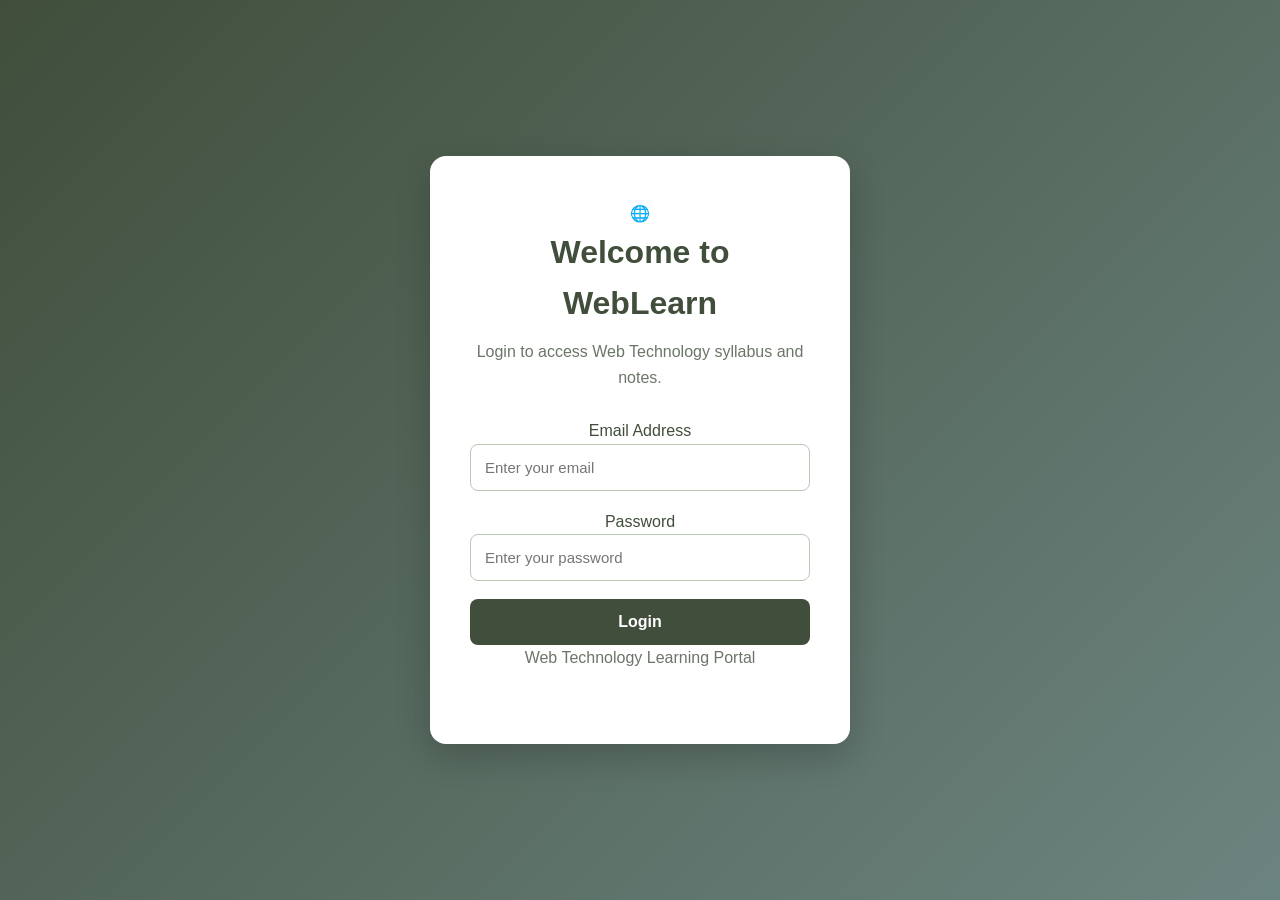
<file: index.html>
<!DOCTYPE html>
<html lang="en">
<head>
    <meta charset="UTF-8">
    <meta name="viewport" content="width=device-width, initial-scale=1.0">
    <title>Login | WebLearn</title>

    <link rel="stylesheet" href="style.css">
</head>

<body class="login-body">

    <div class="login-container">

        <div class="login-box">

            <div class="login-logo">🌐</div>

            <h1>Welcome to WebLearn</h1>

            <p>Login to access Web Technology syllabus and notes.</p>

            <form id="loginForm">

                <label>Email Address</label>
                <input type="email" id="email" placeholder="Enter your email" required>

                <label>Password</label>
                <input type="password" id="password" placeholder="Enter your password" required>

                <button type="submit">Login</button>

                <p class="login-note">
                    Web Technology Learning Portal
                </p>

            </form>

        </div>

    </div>

    <script src="script.js"></script>
</body>
</html>
</file>
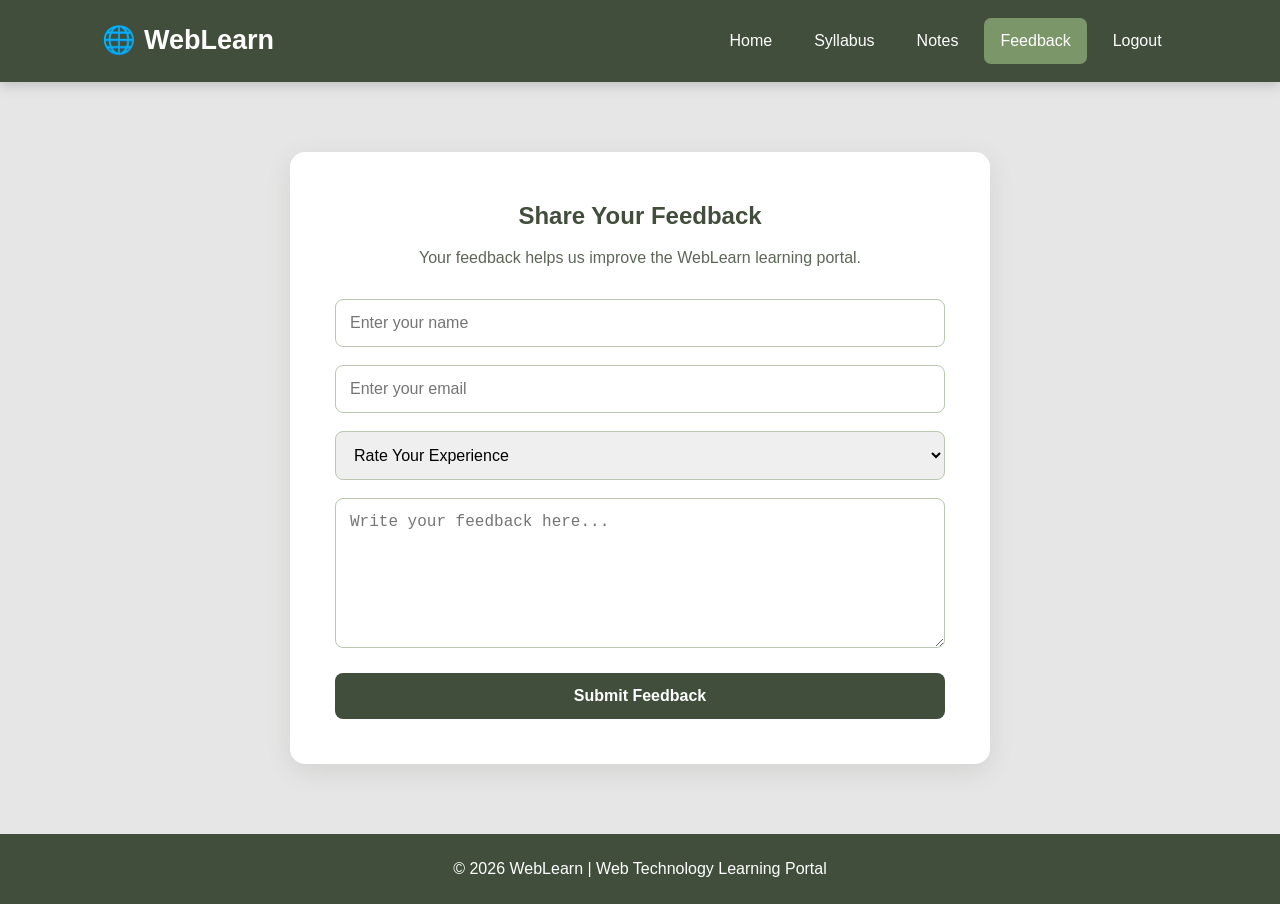
<file: feedback.html>
<!DOCTYPE html>
<html lang="en">

<head>
    <meta charset="UTF-8">
    <meta name="viewport" content="width=device-width, initial-scale=1.0">

    <title>Feedback | WebLearn</title>

    <link rel="stylesheet" href="style.css">
</head>

<body>

    <!-- Navigation Bar -->
    <nav>
        <div class="logo">🌐 WebLearn</div>

        <ul>
            <li><a href="home.html">Home</a></li>
            <li><a href="syllabus.html">Syllabus</a></li>
            <li><a href="notes.html">Notes</a></li>
            <li><a href="feedback.html" class="active">Feedback</a></li>
            <li><a href="index.html">Logout</a></li>
        </ul>
    </nav>


    <!-- Feedback Section -->
    <section class="feedback-section">

        <h1>Share Your Feedback</h1>

        <p>
            Your feedback helps us improve the WebLearn learning portal.
        </p>

        <form id="feedbackForm">

            <input 
                type="text" 
                id="name" 
                placeholder="Enter your name" 
                required
            >

            <input 
                type="email" 
                id="feedbackEmail" 
                placeholder="Enter your email" 
                required
            >

            <select id="rating" required>
                <option value="">Rate Your Experience</option>
                <option value="5">Excellent ⭐⭐⭐⭐⭐</option>
                <option value="4">Very Good ⭐⭐⭐⭐</option>
                <option value="3">Good ⭐⭐⭐</option>
                <option value="2">Average ⭐⭐</option>
                <option value="1">Poor ⭐</option>
            </select>

            <textarea 
                id="message" 
                placeholder="Write your feedback here..."
                required
            ></textarea>

            <button type="submit">Submit Feedback</button>

        </form>

    </section>


    <!-- Footer -->
    <footer>
        <p>© 2026 WebLearn | Web Technology Learning Portal</p>
    </footer>


    <script src="script.js"></script>

</body>
</html>
</file>
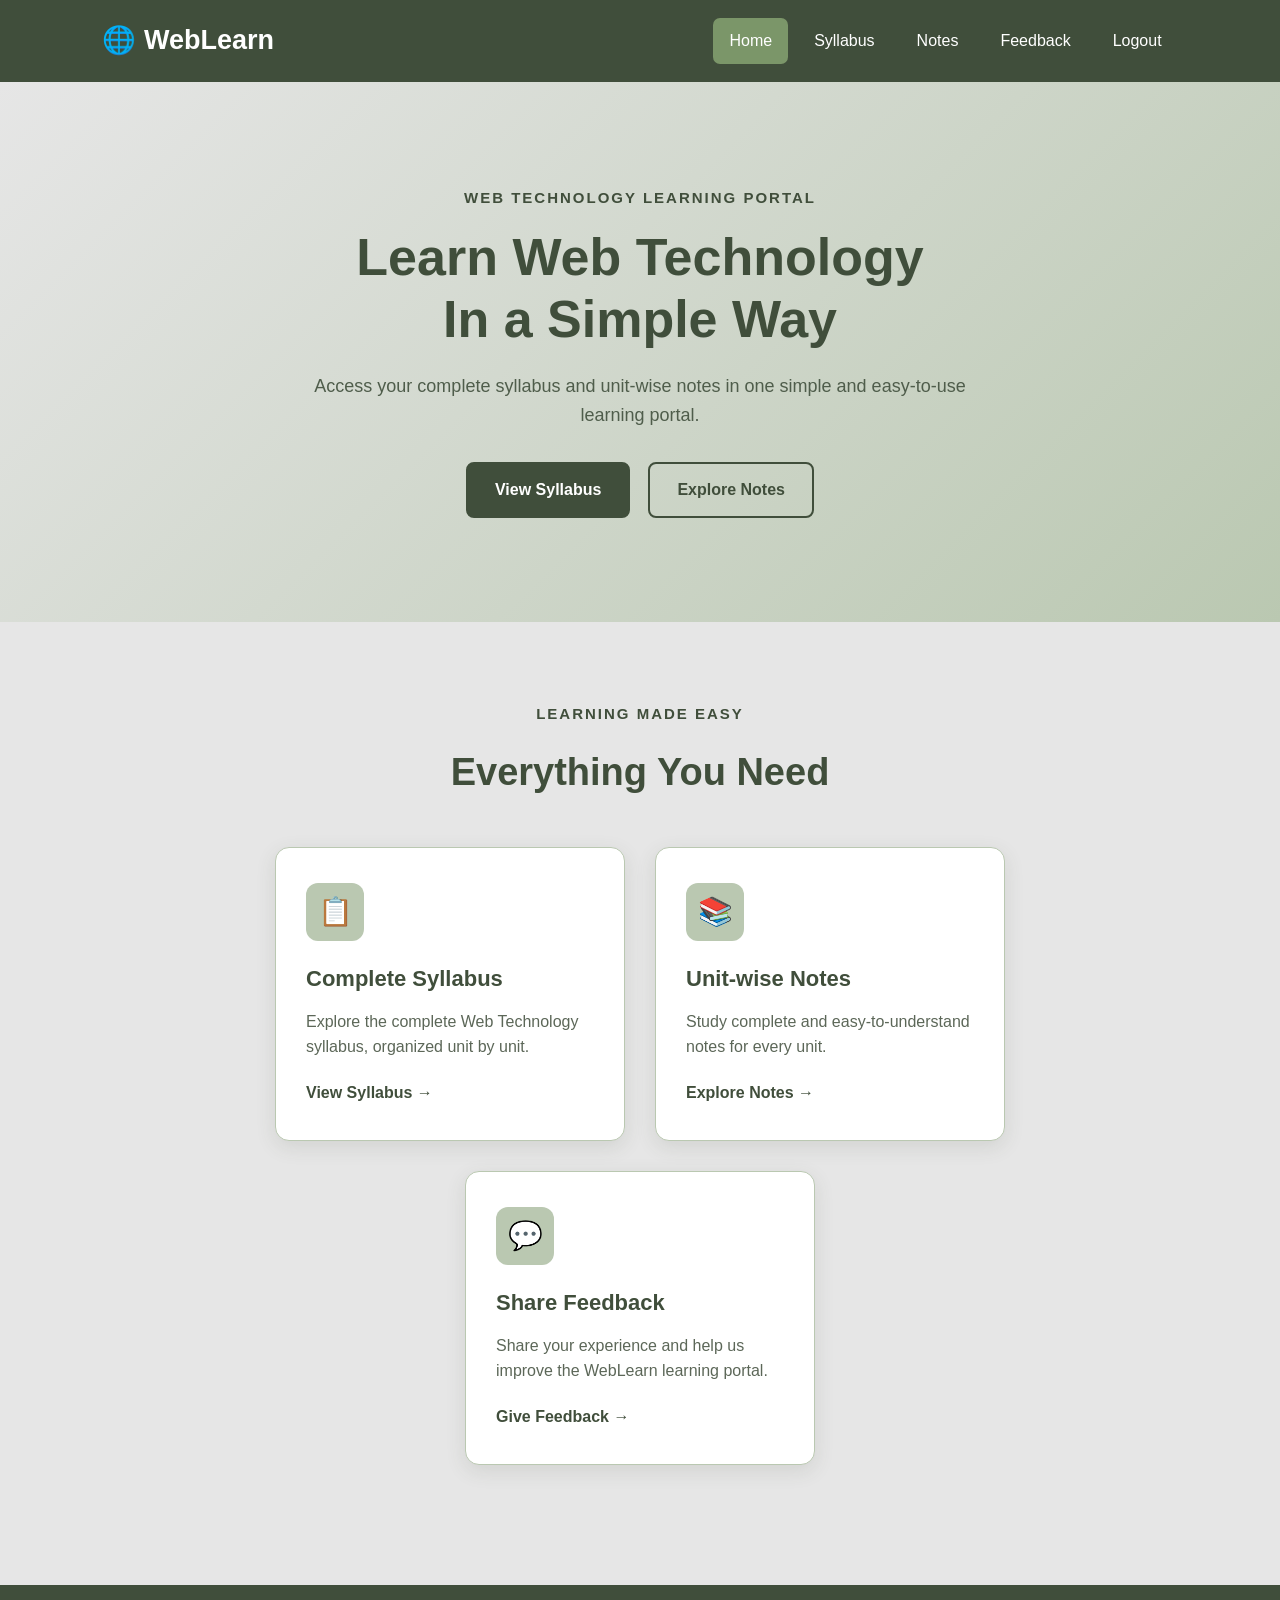
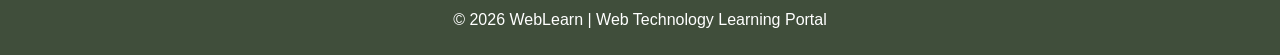
<file: home.html>
<!DOCTYPE html>
<html lang="en">

<head>
    <meta charset="UTF-8">
    <meta name="viewport" content="width=device-width, initial-scale=1.0">

    <title>Home | WebLearn</title>

    <link rel="stylesheet" href="style.css">
</head>

<body>

    <!-- Navigation Bar -->
    <nav>
        <div class="logo">🌐 WebLearn</div>

        <ul>
            <li><a href="home.html" class="active">Home</a></li>
            <li><a href="syllabus.html">Syllabus</a></li>
            <li><a href="notes.html">Notes</a></li>
            <li><a href="feedback.html">Feedback</a></li>
            <li><a href="index.html">Logout</a></li>
        </ul>
    </nav>


    <!-- Welcome Section -->
    <section class="home">

        <div class="home-content">

            <p class="small-title">WEB TECHNOLOGY LEARNING PORTAL</p>

            <h1>Learn Web Technology<br>In a Simple Way</h1>

            <p>
                Access your complete syllabus and unit-wise notes
                in one simple and easy-to-use learning portal.
            </p>

            <div class="home-buttons">
                <a href="syllabus.html" class="primary-btn">
                    View Syllabus
                </a>

                <a href="notes.html" class="secondary-btn">
                    Explore Notes
                </a>
            </div>

        </div>

    </section>


    <!-- Features Section -->
    <section class="features">

        <div class="section-title">
            <p class="small-title">LEARNING MADE EASY</p>
            <h2>Everything You Need</h2>
        </div>


        <div class="card-container">

            <!-- Syllabus Card -->
            <a href="syllabus.html" class="feature-card">

                <div class="feature-icon">📋</div>

                <h3>Complete Syllabus</h3>

                <p>
                    Explore the complete Web Technology syllabus,
                    organized unit by unit.
                </p>

                <span>View Syllabus →</span>

            </a>


            <!-- Notes Card -->
            <a href="notes.html" class="feature-card">

                <div class="feature-icon">📚</div>

                <h3>Unit-wise Notes</h3>

                <p>
                    Study complete and easy-to-understand notes
                    for every unit.
                </p>

                <span>Explore Notes →</span>

            </a>


            <!-- Feedback Card -->
            <a href="feedback.html" class="feature-card">

                <div class="feature-icon">💬</div>

                <h3>Share Feedback</h3>

                <p>
                    Share your experience and help us improve
                    the WebLearn learning portal.
                </p>

                <span>Give Feedback →</span>

            </a>

        </div>

    </section>


    <!-- Footer -->
    <footer>
        <p>© 2026 WebLearn | Web Technology Learning Portal</p>
    </footer>

    <script src="script.js"></script>

</body>
</html>
</file>
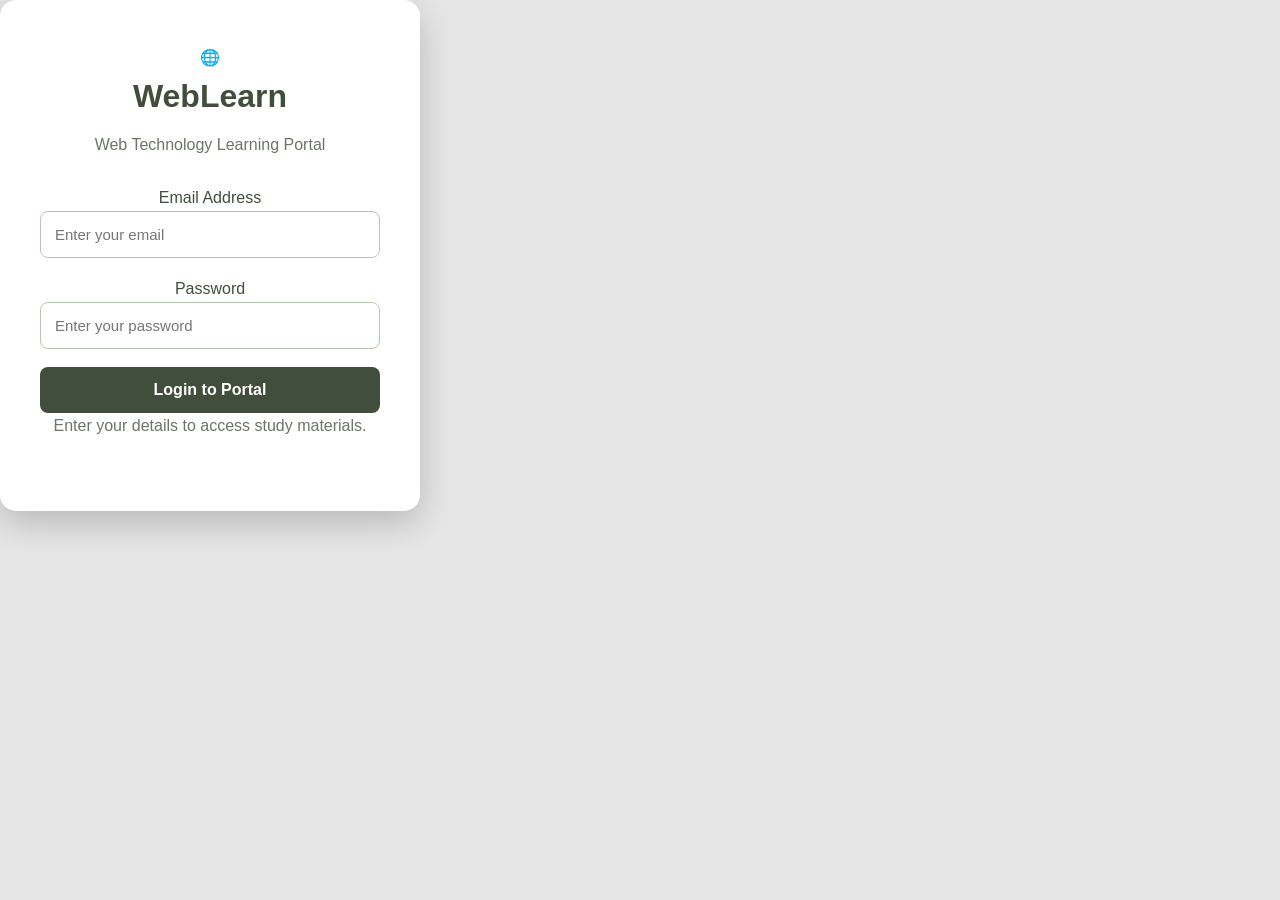
<file: login.html>
<!DOCTYPE html>
<html lang="en">
<head>
    <meta charset="UTF-8">
    <meta name="viewport" content="width=device-width, initial-scale=1.0">
    <title>Login | WebLearn</title>
    <link rel="stylesheet" href="style.css">
</head>

<body class="login-body">

    <div class="login-box">
        <div class="login-icon">🌐</div>
        <h1>WebLearn</h1>
        <p>Web Technology Learning Portal</p>

        <form onsubmit="loginUser(event)">
            <label>Email Address</label>
            <input type="email" id="email" placeholder="Enter your email" required>

            <label>Password</label>
            <input type="password" id="password" placeholder="Enter your password" required>

            <button type="submit" class="login-btn">Login to Portal</button>
        </form>

        <p class="login-note">Enter your details to access study materials.</p>
    </div>

    <script src="script.js"></script>
</body>
</html>
</file>
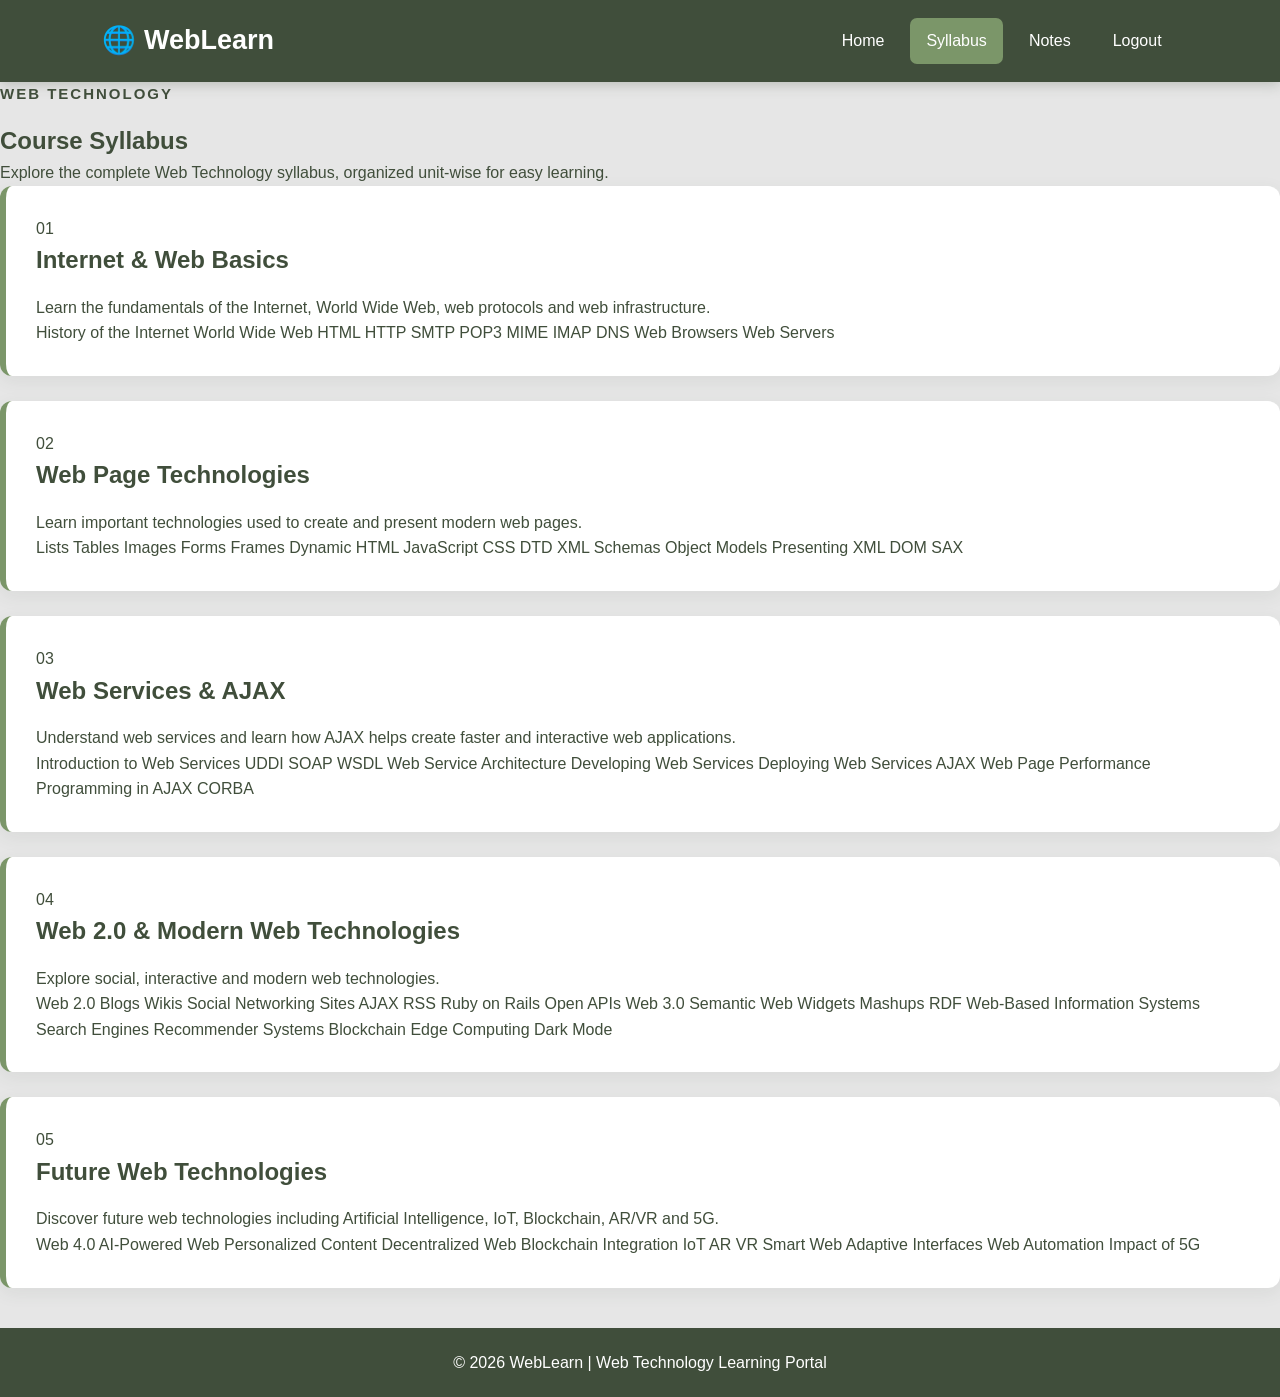
<file: syllabus.html>
<!DOCTYPE html>
<html lang="en">

<head>
    <meta charset="UTF-8">
    <meta name="viewport" content="width=device-width, initial-scale=1.0">

    <title>Syllabus | WebLearn</title>

    <link rel="stylesheet" href="style.css">
</head>

<body>

    <!-- Navigation Bar -->
    <nav>
        <div class="logo">🌐 WebLearn</div>

        <ul>
            <li><a href="home.html">Home</a></li>
            <li><a href="syllabus.html" class="active">Syllabus</a></li>
            <li><a href="notes.html">Notes</a></li>
            <li><a href="index.html">Logout</a></li>
        </ul>
    </nav>


    <!-- Page Header -->
    <section class="syllabus-header">

        <p class="small-title">WEB TECHNOLOGY</p>

        <h1>Course Syllabus</h1>

        <p>
            Explore the complete Web Technology syllabus,
            organized unit-wise for easy learning.
        </p>

    </section>


    <!-- Syllabus Units -->
    <main class="syllabus-page">


        <!-- UNIT 1 -->
        <div class="unit-card">

            <div class="unit-number">01</div>

            <div class="unit-content">

                <h2>Internet & Web Basics</h2>

                <p>
                    Learn the fundamentals of the Internet, World Wide Web,
                    web protocols and web infrastructure.
                </p>

                <div class="topics">
                    <span>History of the Internet</span>
                    <span>World Wide Web</span>
                    <span>HTML</span>
                    <span>HTTP</span>
                    <span>SMTP</span>
                    <span>POP3</span>
                    <span>MIME</span>
                    <span>IMAP</span>
                    <span>DNS</span>
                    <span>Web Browsers</span>
                    <span>Web Servers</span>
                </div>

            </div>

        </div>


        <!-- UNIT 2 -->
        <div class="unit-card">

            <div class="unit-number">02</div>

            <div class="unit-content">

                <h2>Web Page Technologies</h2>

                <p>
                    Learn important technologies used to create and present
                    modern web pages.
                </p>

                <div class="topics">
                    <span>Lists</span>
                    <span>Tables</span>
                    <span>Images</span>
                    <span>Forms</span>
                    <span>Frames</span>
                    <span>Dynamic HTML</span>
                    <span>JavaScript</span>
                    <span>CSS</span>
                    <span>DTD</span>
                    <span>XML Schemas</span>
                    <span>Object Models</span>
                    <span>Presenting XML</span>
                    <span>DOM</span>
                    <span>SAX</span>
                </div>

            </div>

        </div>


        <!-- UNIT 3 -->
        <div class="unit-card">

            <div class="unit-number">03</div>

            <div class="unit-content">

                <h2>Web Services & AJAX</h2>

                <p>
                    Understand web services and learn how AJAX helps create
                    faster and interactive web applications.
                </p>

                <div class="topics">
                    <span>Introduction to Web Services</span>
                    <span>UDDI</span>
                    <span>SOAP</span>
                    <span>WSDL</span>
                    <span>Web Service Architecture</span>
                    <span>Developing Web Services</span>
                    <span>Deploying Web Services</span>
                    <span>AJAX</span>
                    <span>Web Page Performance</span>
                    <span>Programming in AJAX</span>
                    <span>CORBA</span>
                </div>

            </div>

        </div>


        <!-- UNIT 4 -->
        <div class="unit-card">

            <div class="unit-number">04</div>

            <div class="unit-content">

                <h2>Web 2.0 & Modern Web Technologies</h2>

                <p>
                    Explore social, interactive and modern web technologies.
                </p>

                <div class="topics">
                    <span>Web 2.0</span>
                    <span>Blogs</span>
                    <span>Wikis</span>
                    <span>Social Networking Sites</span>
                    <span>AJAX</span>
                    <span>RSS</span>
                    <span>Ruby on Rails</span>
                    <span>Open APIs</span>
                    <span>Web 3.0</span>
                    <span>Semantic Web</span>
                    <span>Widgets</span>
                    <span>Mashups</span>
                    <span>RDF</span>
                    <span>Web-Based Information Systems</span>
                    <span>Search Engines</span>
                    <span>Recommender Systems</span>
                    <span>Blockchain</span>
                    <span>Edge Computing</span>
                    <span>Dark Mode</span>
                </div>

            </div>

        </div>


        <!-- UNIT 5 -->
        <div class="unit-card">

            <div class="unit-number">05</div>

            <div class="unit-content">

                <h2>Future Web Technologies</h2>

                <p>
                    Discover future web technologies including Artificial Intelligence,
                    IoT, Blockchain, AR/VR and 5G.
                </p>

                <div class="topics">
                    <span>Web 4.0</span>
                    <span>AI-Powered Web</span>
                    <span>Personalized Content</span>
                    <span>Decentralized Web</span>
                    <span>Blockchain Integration</span>
                    <span>IoT</span>
                    <span>AR</span>
                    <span>VR</span>
                    <span>Smart Web</span>
                    <span>Adaptive Interfaces</span>
                    <span>Web Automation</span>
                    <span>Impact of 5G</span>
                </div>

            </div>

        </div>

    </main>


    <!-- Footer -->
    <footer>
        <p>© 2026 WebLearn | Web Technology Learning Portal</p>
    </footer>

    <script src="script.js"></script>

</body>
</html>
</file>
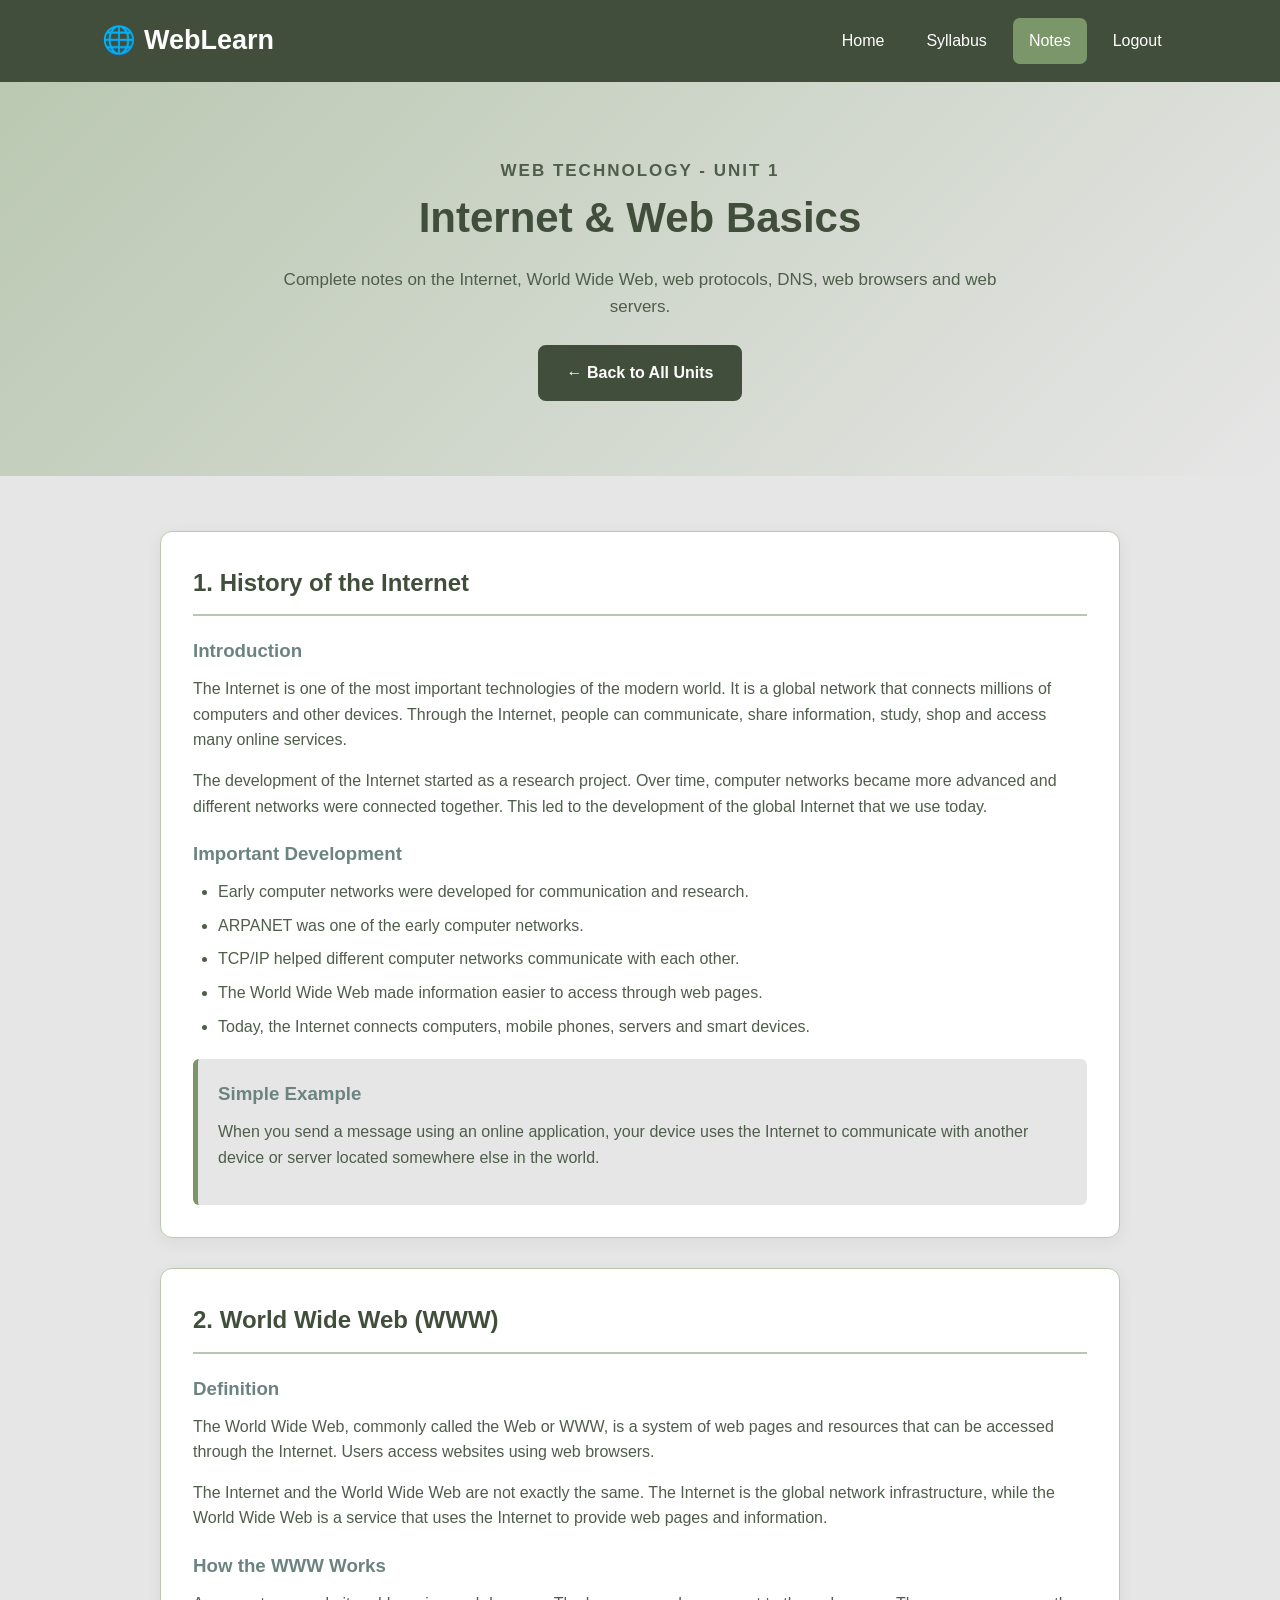
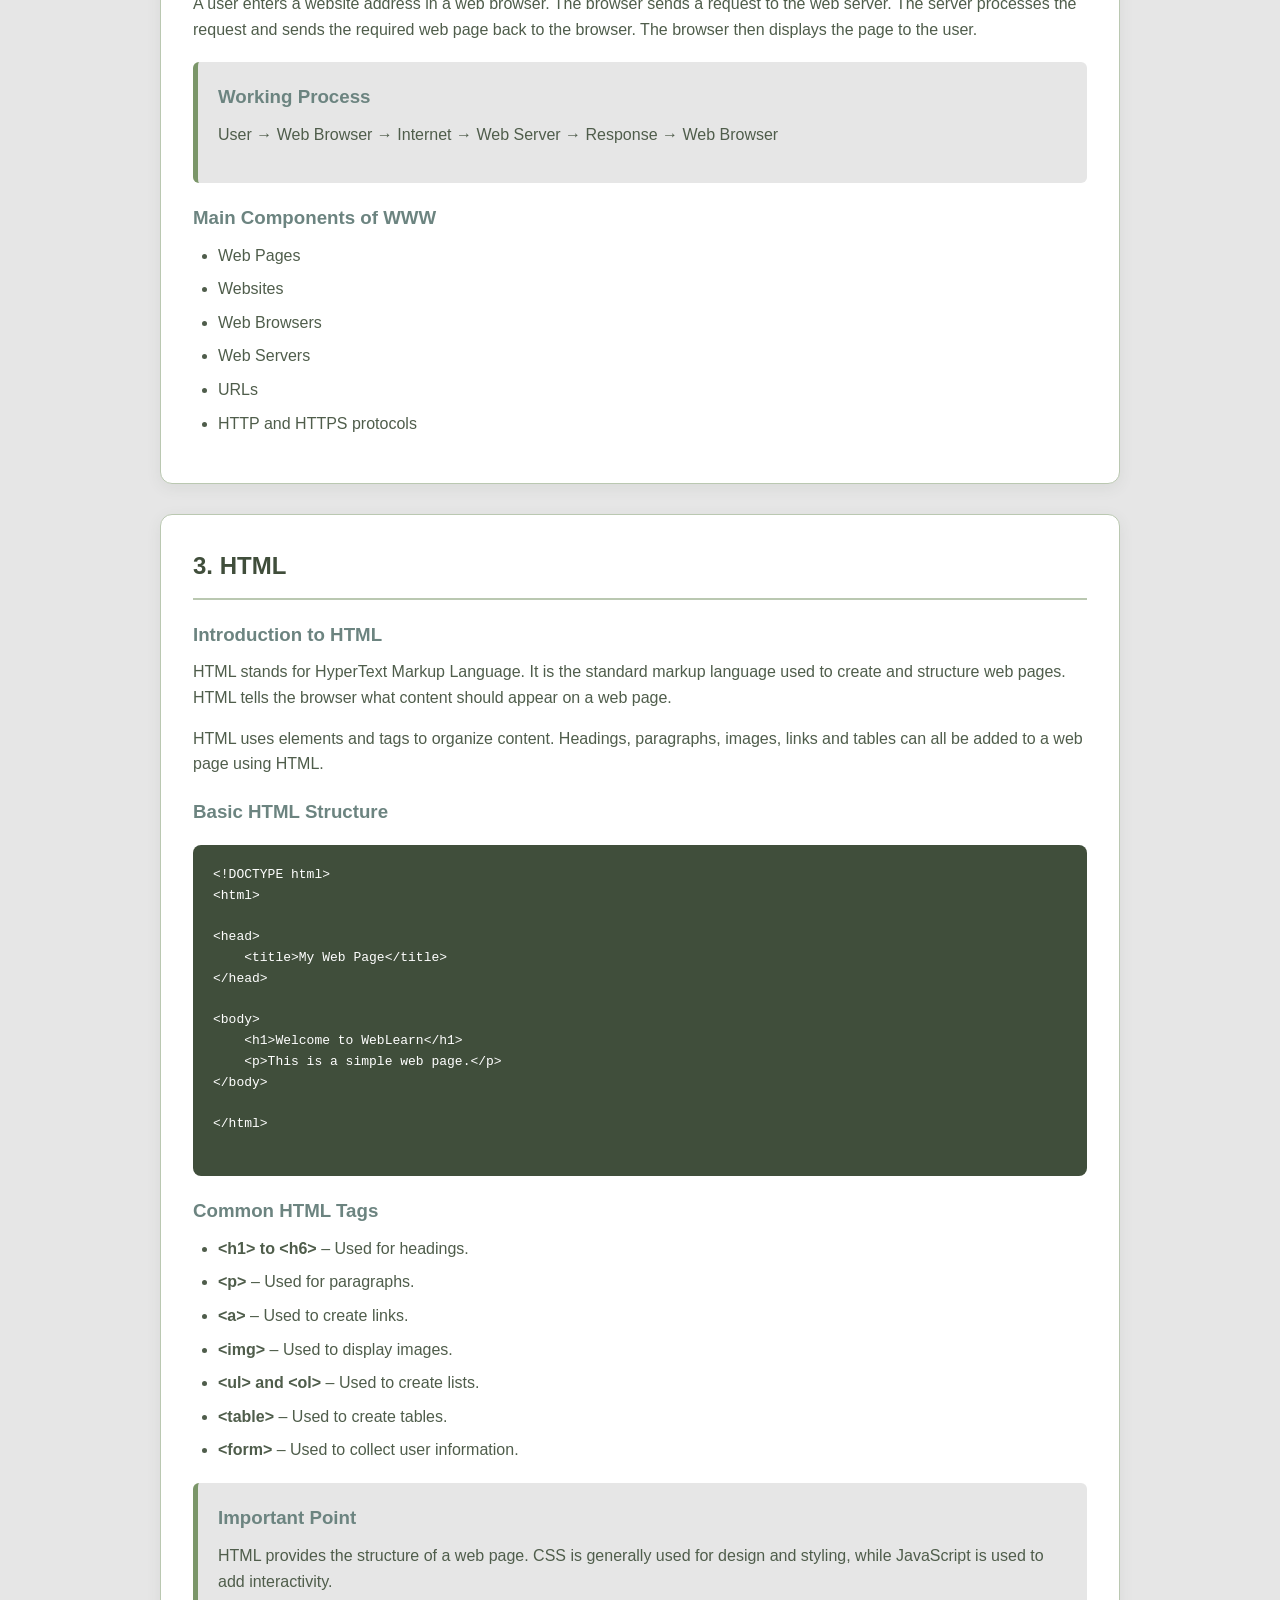
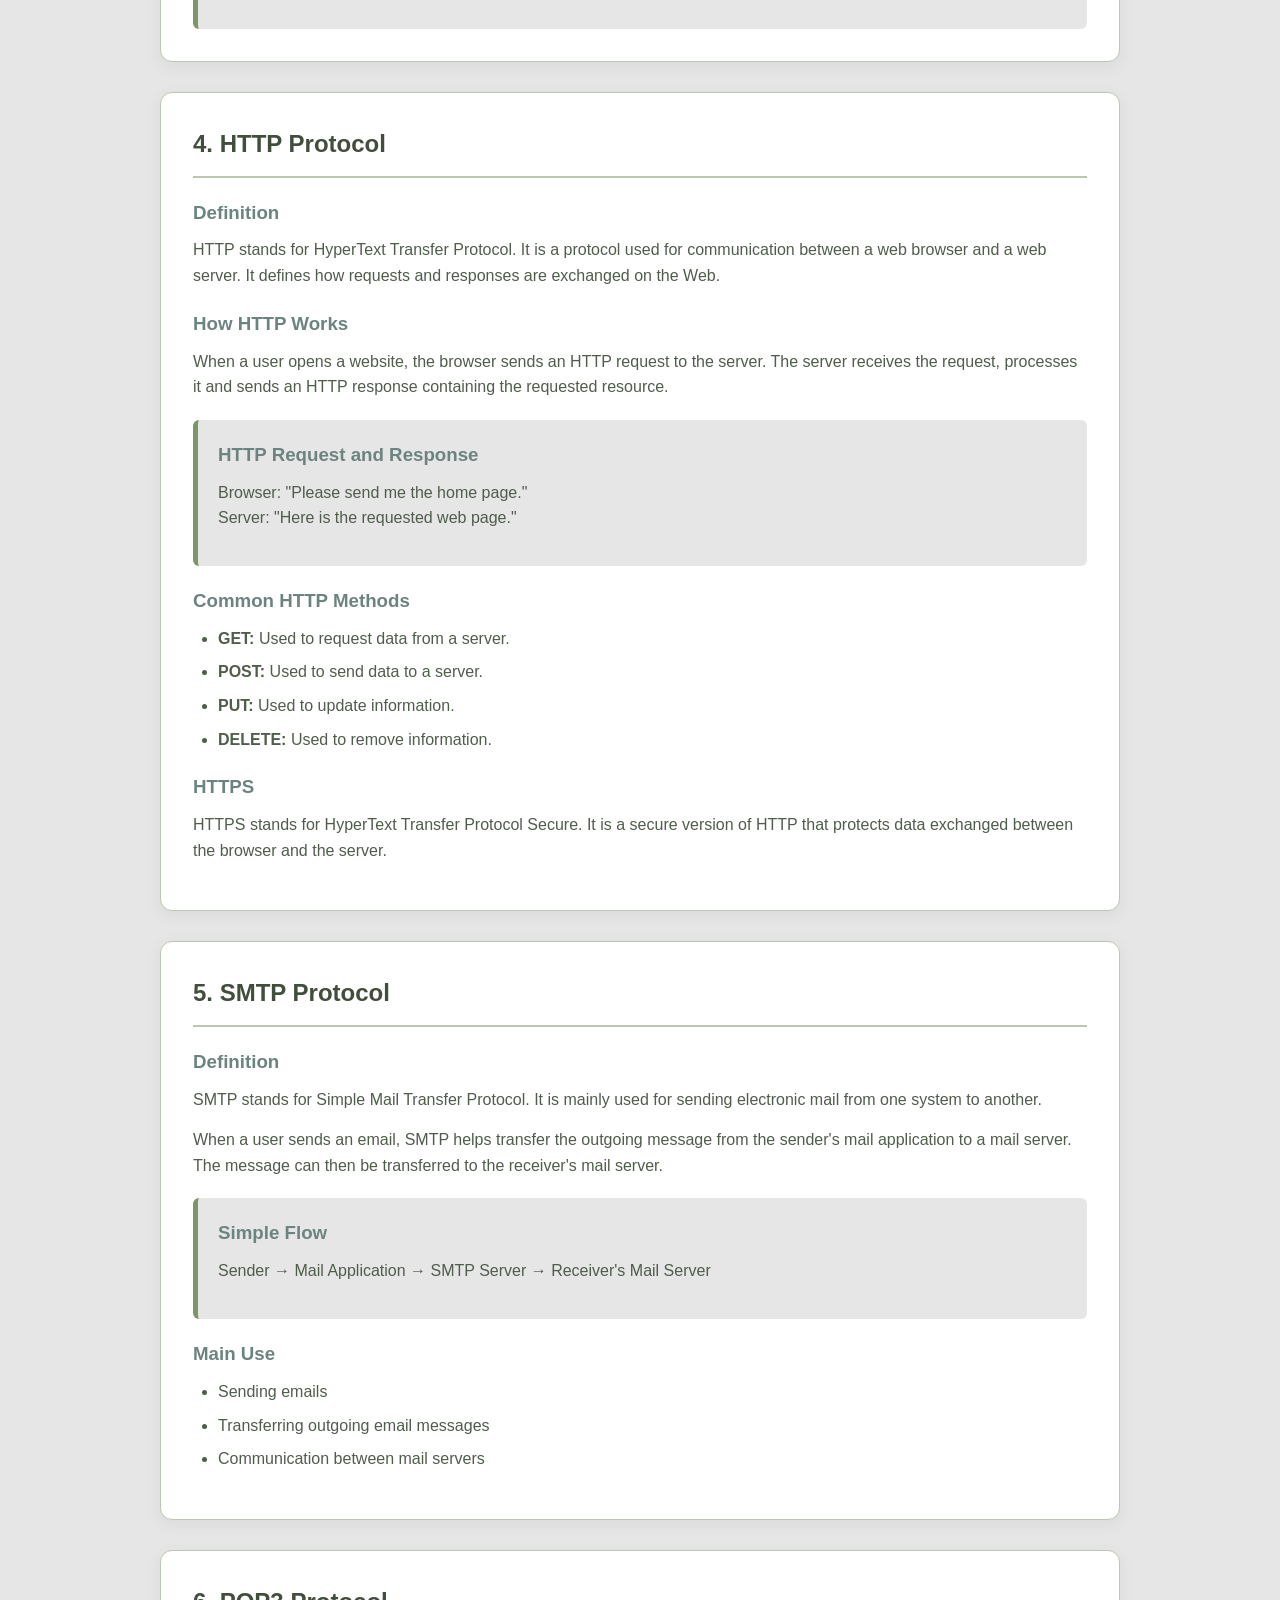
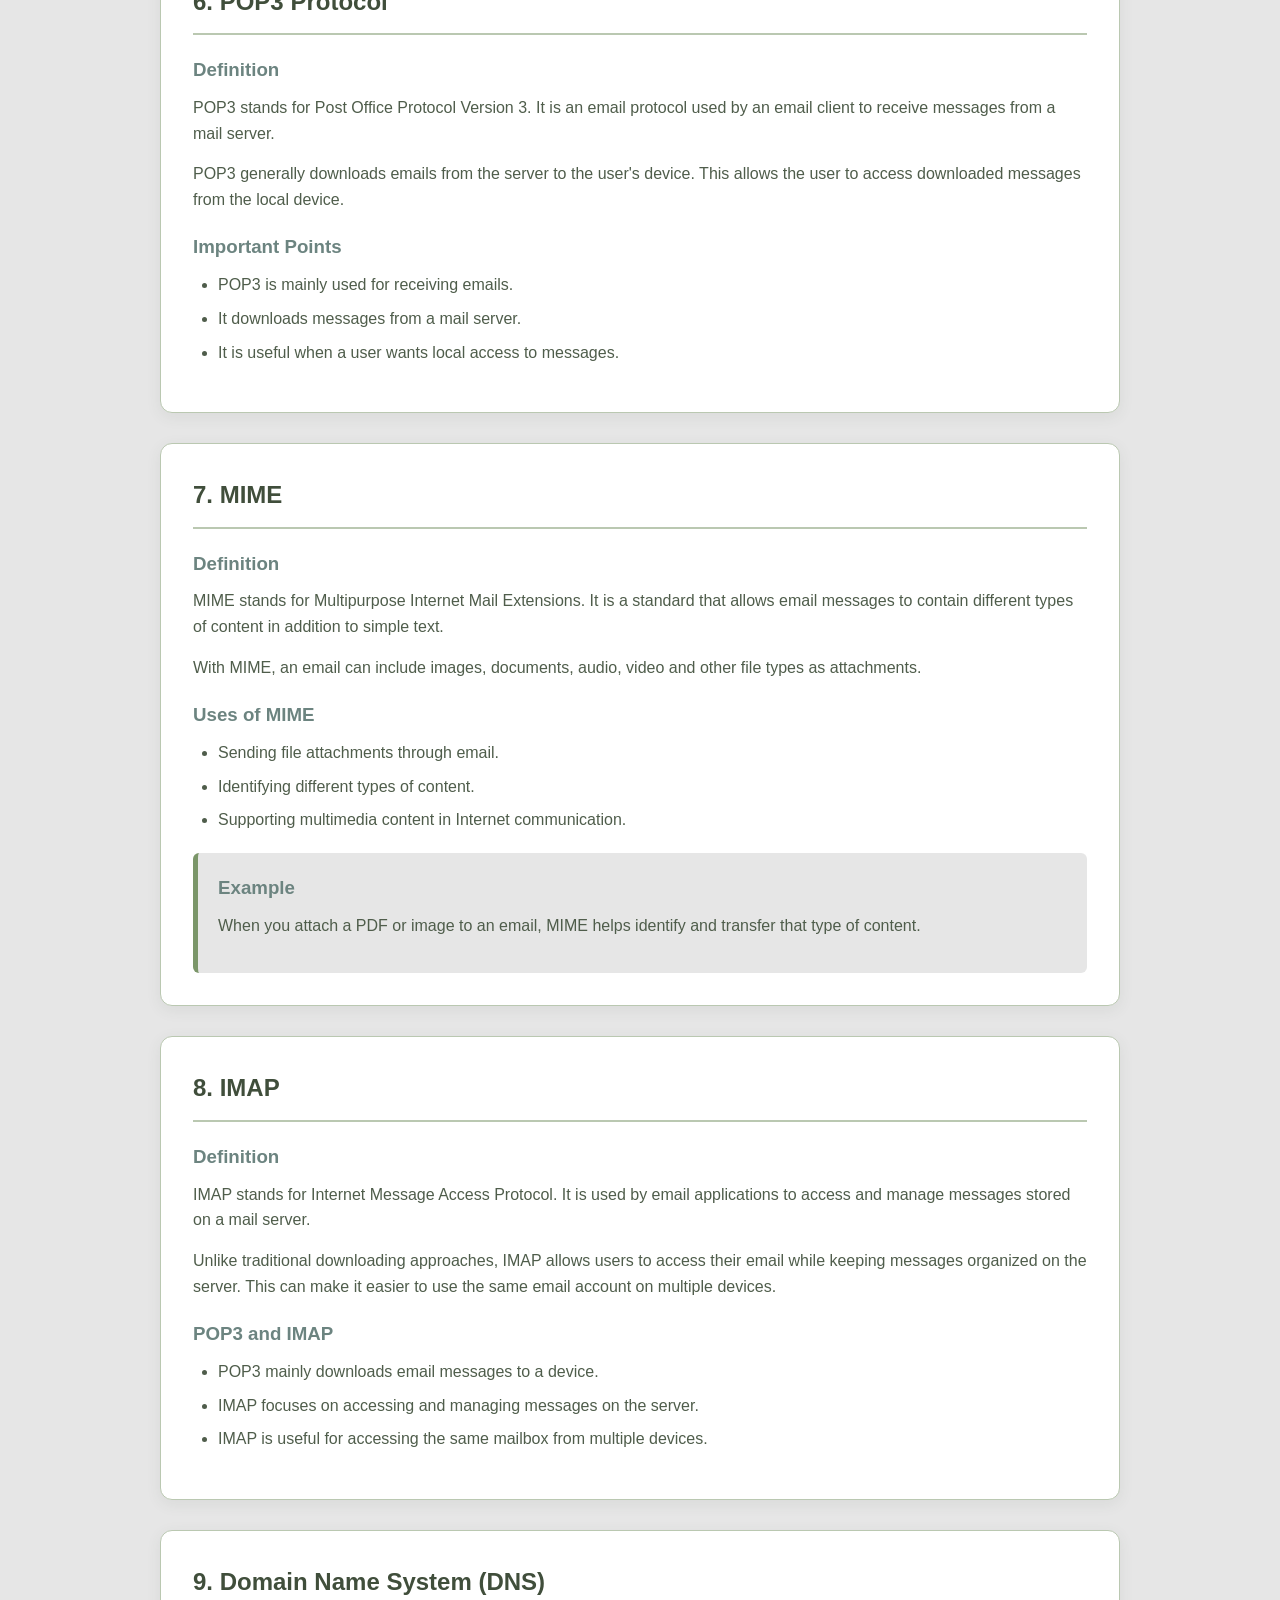
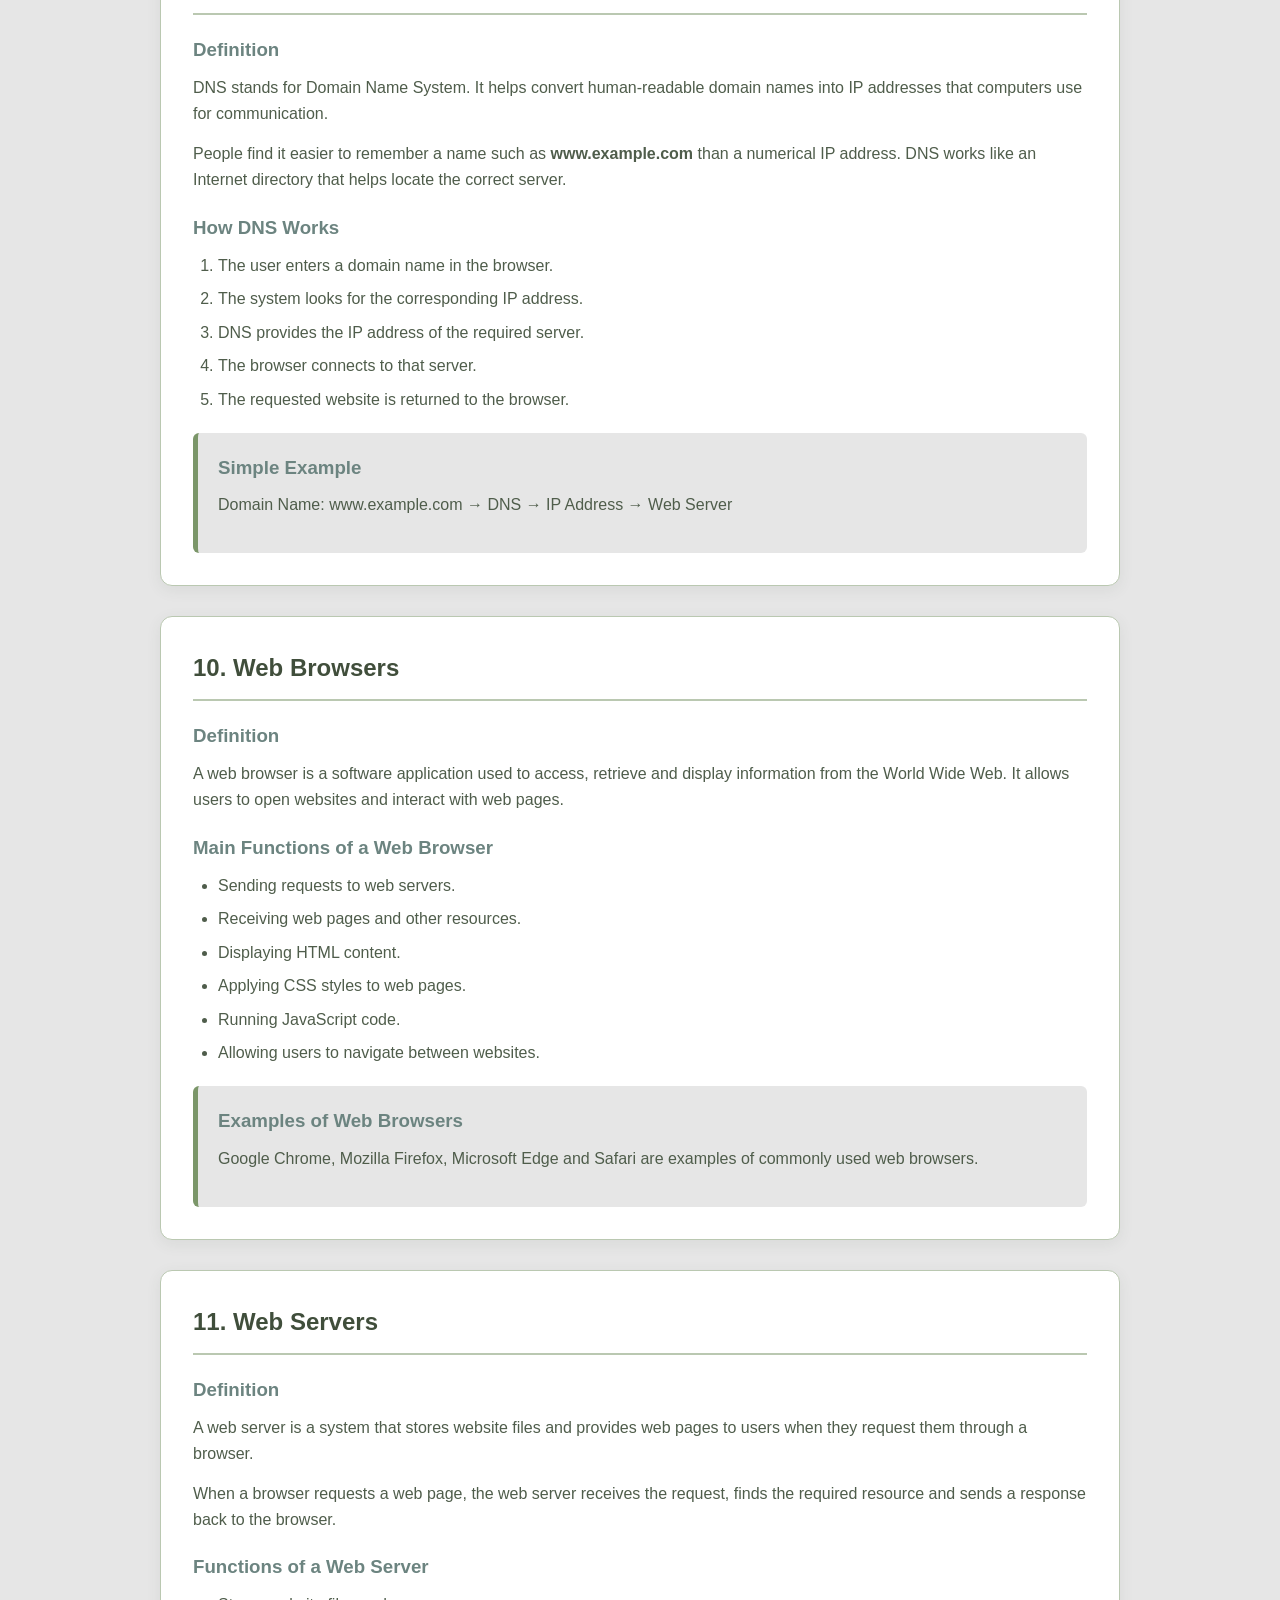
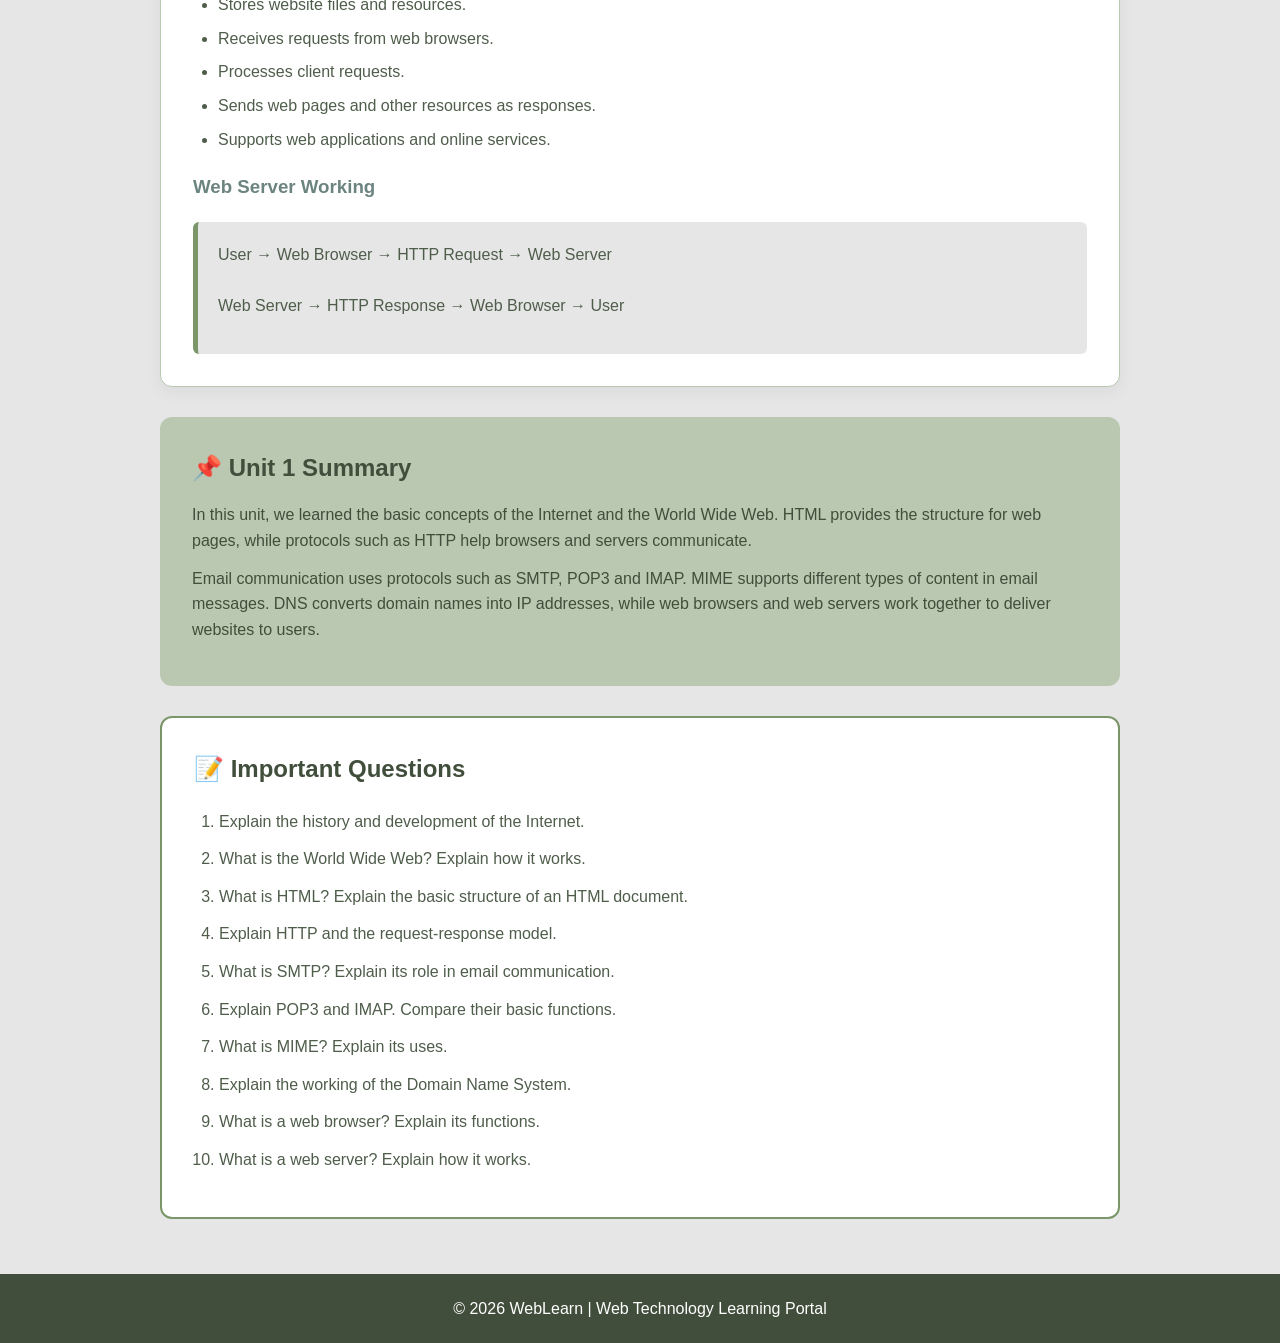
<file: unit1.html>
<!DOCTYPE html>
<html lang="en">

<head>
    <meta charset="UTF-8">
    <meta name="viewport" content="width=device-width, initial-scale=1.0">

    <title>Unit 1 Notes | WebLearn</title>

    <link rel="stylesheet" href="style.css">
</head>

<body>

    <!-- Navigation Bar -->
    <nav>
        <div class="logo">🌐 WebLearn</div>

        <ul>
            <li><a href="home.html">Home</a></li>
            <li><a href="syllabus.html">Syllabus</a></li>
            <li><a href="notes.html" class="active">Notes</a></li>
            <li><a href="index.html">Logout</a></li>
        </ul>
    </nav>


    <!-- Unit Header -->
    <section class="unit-header">

        <p class="small-title">WEB TECHNOLOGY - UNIT 1</p>

        <h1>Internet & Web Basics</h1>

        <p>
            Complete notes on the Internet, World Wide Web, web protocols,
            DNS, web browsers and web servers.
        </p>

        <a href="notes.html" class="back-btn">← Back to All Units</a>

    </section>


    <!-- Notes Content -->
    <main class="notes-content">


        <!-- Topic 1 -->
        <article class="topic-section">

            <h2>1. History of the Internet</h2>

            <h3>Introduction</h3>

            <p>
                The Internet is one of the most important technologies of the
                modern world. It is a global network that connects millions of
                computers and other devices. Through the Internet, people can
                communicate, share information, study, shop and access many
                online services.
            </p>

            <p>
                The development of the Internet started as a research project.
                Over time, computer networks became more advanced and different
                networks were connected together. This led to the development of
                the global Internet that we use today.
            </p>

            <h3>Important Development</h3>

            <ul>
                <li>Early computer networks were developed for communication and research.</li>
                <li>ARPANET was one of the early computer networks.</li>
                <li>TCP/IP helped different computer networks communicate with each other.</li>
                <li>The World Wide Web made information easier to access through web pages.</li>
                <li>Today, the Internet connects computers, mobile phones, servers and smart devices.</li>
            </ul>

            <div class="example-box">
                <h3>Simple Example</h3>
                <p>
                    When you send a message using an online application, your
                    device uses the Internet to communicate with another device
                    or server located somewhere else in the world.
                </p>
            </div>

        </article>


        <!-- Topic 2 -->
        <article class="topic-section">

            <h2>2. World Wide Web (WWW)</h2>

            <h3>Definition</h3>

            <p>
                The World Wide Web, commonly called the Web or WWW, is a system
                of web pages and resources that can be accessed through the
                Internet. Users access websites using web browsers.
            </p>

            <p>
                The Internet and the World Wide Web are not exactly the same.
                The Internet is the global network infrastructure, while the
                World Wide Web is a service that uses the Internet to provide
                web pages and information.
            </p>

            <h3>How the WWW Works</h3>

            <p>
                A user enters a website address in a web browser. The browser
                sends a request to the web server. The server processes the
                request and sends the required web page back to the browser.
                The browser then displays the page to the user.
            </p>

            <div class="example-box">
                <h3>Working Process</h3>
                <p>
                    User → Web Browser → Internet → Web Server → Response → Web Browser
                </p>
            </div>

            <h3>Main Components of WWW</h3>

            <ul>
                <li>Web Pages</li>
                <li>Websites</li>
                <li>Web Browsers</li>
                <li>Web Servers</li>
                <li>URLs</li>
                <li>HTTP and HTTPS protocols</li>
            </ul>

        </article>


        <!-- Topic 3 -->
        <article class="topic-section">

            <h2>3. HTML</h2>

            <h3>Introduction to HTML</h3>

            <p>
                HTML stands for HyperText Markup Language. It is the standard
                markup language used to create and structure web pages. HTML
                tells the browser what content should appear on a web page.
            </p>

            <p>
                HTML uses elements and tags to organize content. Headings,
                paragraphs, images, links and tables can all be added to a web
                page using HTML.
            </p>

            <h3>Basic HTML Structure</h3>

            <pre class="code-box">
&lt;!DOCTYPE html&gt;
&lt;html&gt;

&lt;head&gt;
    &lt;title&gt;My Web Page&lt;/title&gt;
&lt;/head&gt;

&lt;body&gt;
    &lt;h1&gt;Welcome to WebLearn&lt;/h1&gt;
    &lt;p&gt;This is a simple web page.&lt;/p&gt;
&lt;/body&gt;

&lt;/html&gt;
            </pre>

            <h3>Common HTML Tags</h3>

            <ul>
                <li><strong>&lt;h1&gt; to &lt;h6&gt;</strong> – Used for headings.</li>
                <li><strong>&lt;p&gt;</strong> – Used for paragraphs.</li>
                <li><strong>&lt;a&gt;</strong> – Used to create links.</li>
                <li><strong>&lt;img&gt;</strong> – Used to display images.</li>
                <li><strong>&lt;ul&gt; and &lt;ol&gt;</strong> – Used to create lists.</li>
                <li><strong>&lt;table&gt;</strong> – Used to create tables.</li>
                <li><strong>&lt;form&gt;</strong> – Used to collect user information.</li>
            </ul>

            <div class="example-box">
                <h3>Important Point</h3>
                <p>
                    HTML provides the structure of a web page. CSS is generally
                    used for design and styling, while JavaScript is used to add
                    interactivity.
                </p>
            </div>

        </article>


        <!-- Topic 4 -->
        <article class="topic-section">

            <h2>4. HTTP Protocol</h2>

            <h3>Definition</h3>

            <p>
                HTTP stands for HyperText Transfer Protocol. It is a protocol
                used for communication between a web browser and a web server.
                It defines how requests and responses are exchanged on the Web.
            </p>

            <h3>How HTTP Works</h3>

            <p>
                When a user opens a website, the browser sends an HTTP request
                to the server. The server receives the request, processes it
                and sends an HTTP response containing the requested resource.
            </p>

            <div class="example-box">
                <h3>HTTP Request and Response</h3>
                <p>
                    Browser: "Please send me the home page."<br>
                    Server: "Here is the requested web page."
                </p>
            </div>

            <h3>Common HTTP Methods</h3>

            <ul>
                <li><strong>GET:</strong> Used to request data from a server.</li>
                <li><strong>POST:</strong> Used to send data to a server.</li>
                <li><strong>PUT:</strong> Used to update information.</li>
                <li><strong>DELETE:</strong> Used to remove information.</li>
            </ul>

            <h3>HTTPS</h3>

            <p>
                HTTPS stands for HyperText Transfer Protocol Secure. It is a
                secure version of HTTP that protects data exchanged between the
                browser and the server.
            </p>

        </article>


        <!-- Topic 5 -->
        <article class="topic-section">

            <h2>5. SMTP Protocol</h2>

            <h3>Definition</h3>

            <p>
                SMTP stands for Simple Mail Transfer Protocol. It is mainly
                used for sending electronic mail from one system to another.
            </p>

            <p>
                When a user sends an email, SMTP helps transfer the outgoing
                message from the sender's mail application to a mail server.
                The message can then be transferred to the receiver's mail
                server.
            </p>

            <div class="example-box">
                <h3>Simple Flow</h3>
                <p>
                    Sender → Mail Application → SMTP Server → Receiver's Mail Server
                </p>
            </div>

            <h3>Main Use</h3>

            <ul>
                <li>Sending emails</li>
                <li>Transferring outgoing email messages</li>
                <li>Communication between mail servers</li>
            </ul>

        </article>


        <!-- Topic 6 -->
        <article class="topic-section">

            <h2>6. POP3 Protocol</h2>

            <h3>Definition</h3>

            <p>
                POP3 stands for Post Office Protocol Version 3. It is an email
                protocol used by an email client to receive messages from a
                mail server.
            </p>

            <p>
                POP3 generally downloads emails from the server to the user's
                device. This allows the user to access downloaded messages from
                the local device.
            </p>

            <h3>Important Points</h3>

            <ul>
                <li>POP3 is mainly used for receiving emails.</li>
                <li>It downloads messages from a mail server.</li>
                <li>It is useful when a user wants local access to messages.</li>
            </ul>

        </article>


        <!-- Topic 7 -->
        <article class="topic-section">

            <h2>7. MIME</h2>

            <h3>Definition</h3>

            <p>
                MIME stands for Multipurpose Internet Mail Extensions. It is a
                standard that allows email messages to contain different types
                of content in addition to simple text.
            </p>

            <p>
                With MIME, an email can include images, documents, audio,
                video and other file types as attachments.
            </p>

            <h3>Uses of MIME</h3>

            <ul>
                <li>Sending file attachments through email.</li>
                <li>Identifying different types of content.</li>
                <li>Supporting multimedia content in Internet communication.</li>
            </ul>

            <div class="example-box">
                <h3>Example</h3>
                <p>
                    When you attach a PDF or image to an email, MIME helps
                    identify and transfer that type of content.
                </p>
            </div>

        </article>


        <!-- Topic 8 -->
        <article class="topic-section">

            <h2>8. IMAP</h2>

            <h3>Definition</h3>

            <p>
                IMAP stands for Internet Message Access Protocol. It is used
                by email applications to access and manage messages stored on
                a mail server.
            </p>

            <p>
                Unlike traditional downloading approaches, IMAP allows users to
                access their email while keeping messages organized on the
                server. This can make it easier to use the same email account
                on multiple devices.
            </p>

            <h3>POP3 and IMAP</h3>

            <ul>
                <li>POP3 mainly downloads email messages to a device.</li>
                <li>IMAP focuses on accessing and managing messages on the server.</li>
                <li>IMAP is useful for accessing the same mailbox from multiple devices.</li>
            </ul>

        </article>


        <!-- Topic 9 -->
        <article class="topic-section">

            <h2>9. Domain Name System (DNS)</h2>

            <h3>Definition</h3>

            <p>
                DNS stands for Domain Name System. It helps convert human-readable
                domain names into IP addresses that computers use for
                communication.
            </p>

            <p>
                People find it easier to remember a name such as
                <strong>www.example.com</strong> than a numerical IP address.
                DNS works like an Internet directory that helps locate the
                correct server.
            </p>

            <h3>How DNS Works</h3>

            <ol>
                <li>The user enters a domain name in the browser.</li>
                <li>The system looks for the corresponding IP address.</li>
                <li>DNS provides the IP address of the required server.</li>
                <li>The browser connects to that server.</li>
                <li>The requested website is returned to the browser.</li>
            </ol>

            <div class="example-box">
                <h3>Simple Example</h3>
                <p>
                    Domain Name: www.example.com → DNS → IP Address → Web Server
                </p>
            </div>

        </article>


        <!-- Topic 10 -->
        <article class="topic-section">

            <h2>10. Web Browsers</h2>

            <h3>Definition</h3>

            <p>
                A web browser is a software application used to access,
                retrieve and display information from the World Wide Web.
                It allows users to open websites and interact with web pages.
            </p>

            <h3>Main Functions of a Web Browser</h3>

            <ul>
                <li>Sending requests to web servers.</li>
                <li>Receiving web pages and other resources.</li>
                <li>Displaying HTML content.</li>
                <li>Applying CSS styles to web pages.</li>
                <li>Running JavaScript code.</li>
                <li>Allowing users to navigate between websites.</li>
            </ul>

            <div class="example-box">
                <h3>Examples of Web Browsers</h3>
                <p>
                    Google Chrome, Mozilla Firefox, Microsoft Edge and Safari
                    are examples of commonly used web browsers.
                </p>
            </div>

        </article>


        <!-- Topic 11 -->
        <article class="topic-section">

            <h2>11. Web Servers</h2>

            <h3>Definition</h3>

            <p>
                A web server is a system that stores website files and provides
                web pages to users when they request them through a browser.
            </p>

            <p>
                When a browser requests a web page, the web server receives the
                request, finds the required resource and sends a response back
                to the browser.
            </p>

            <h3>Functions of a Web Server</h3>

            <ul>
                <li>Stores website files and resources.</li>
                <li>Receives requests from web browsers.</li>
                <li>Processes client requests.</li>
                <li>Sends web pages and other resources as responses.</li>
                <li>Supports web applications and online services.</li>
            </ul>

            <h3>Web Server Working</h3>

            <div class="example-box">
                <p>
                    User → Web Browser → HTTP Request → Web Server<br><br>
                    Web Server → HTTP Response → Web Browser → User
                </p>
            </div>

        </article>


        <!-- Summary -->
        <article class="summary-section">

            <h2>📌 Unit 1 Summary</h2>

            <p>
                In this unit, we learned the basic concepts of the Internet and
                the World Wide Web. HTML provides the structure for web pages,
                while protocols such as HTTP help browsers and servers
                communicate.
            </p>

            <p>
                Email communication uses protocols such as SMTP, POP3 and IMAP.
                MIME supports different types of content in email messages.
                DNS converts domain names into IP addresses, while web browsers
                and web servers work together to deliver websites to users.
            </p>

        </article>


        <!-- Important Questions -->
        <article class="important-questions">

            <h2>📝 Important Questions</h2>

            <ol>
                <li>Explain the history and development of the Internet.</li>
                <li>What is the World Wide Web? Explain how it works.</li>
                <li>What is HTML? Explain the basic structure of an HTML document.</li>
                <li>Explain HTTP and the request-response model.</li>
                <li>What is SMTP? Explain its role in email communication.</li>
                <li>Explain POP3 and IMAP. Compare their basic functions.</li>
                <li>What is MIME? Explain its uses.</li>
                <li>Explain the working of the Domain Name System.</li>
                <li>What is a web browser? Explain its functions.</li>
                <li>What is a web server? Explain how it works.</li>
            </ol>

        </article>

    </main>


    <!-- Footer -->
    <footer>
        <p>© 2026 WebLearn | Web Technology Learning Portal</p>
    </footer>

    <script src="script.js"></script>

</body>
</html>
</file>
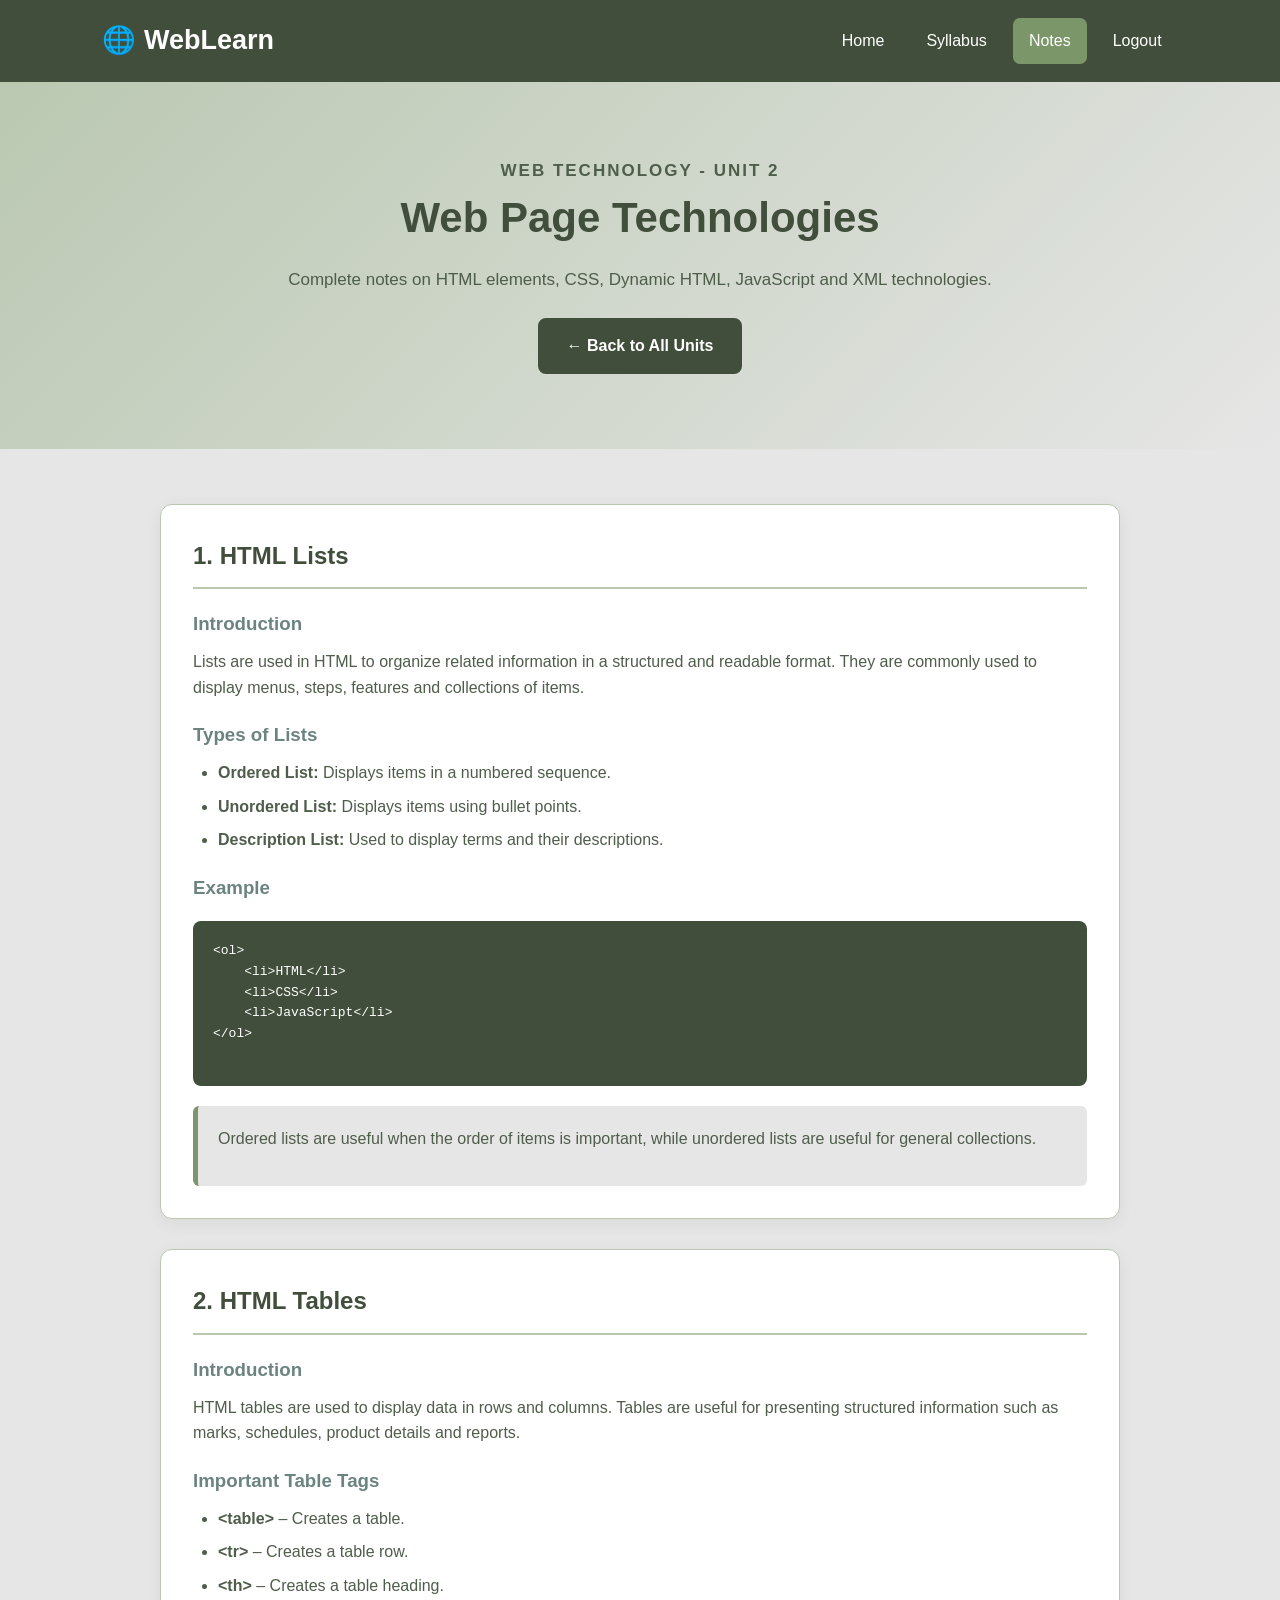
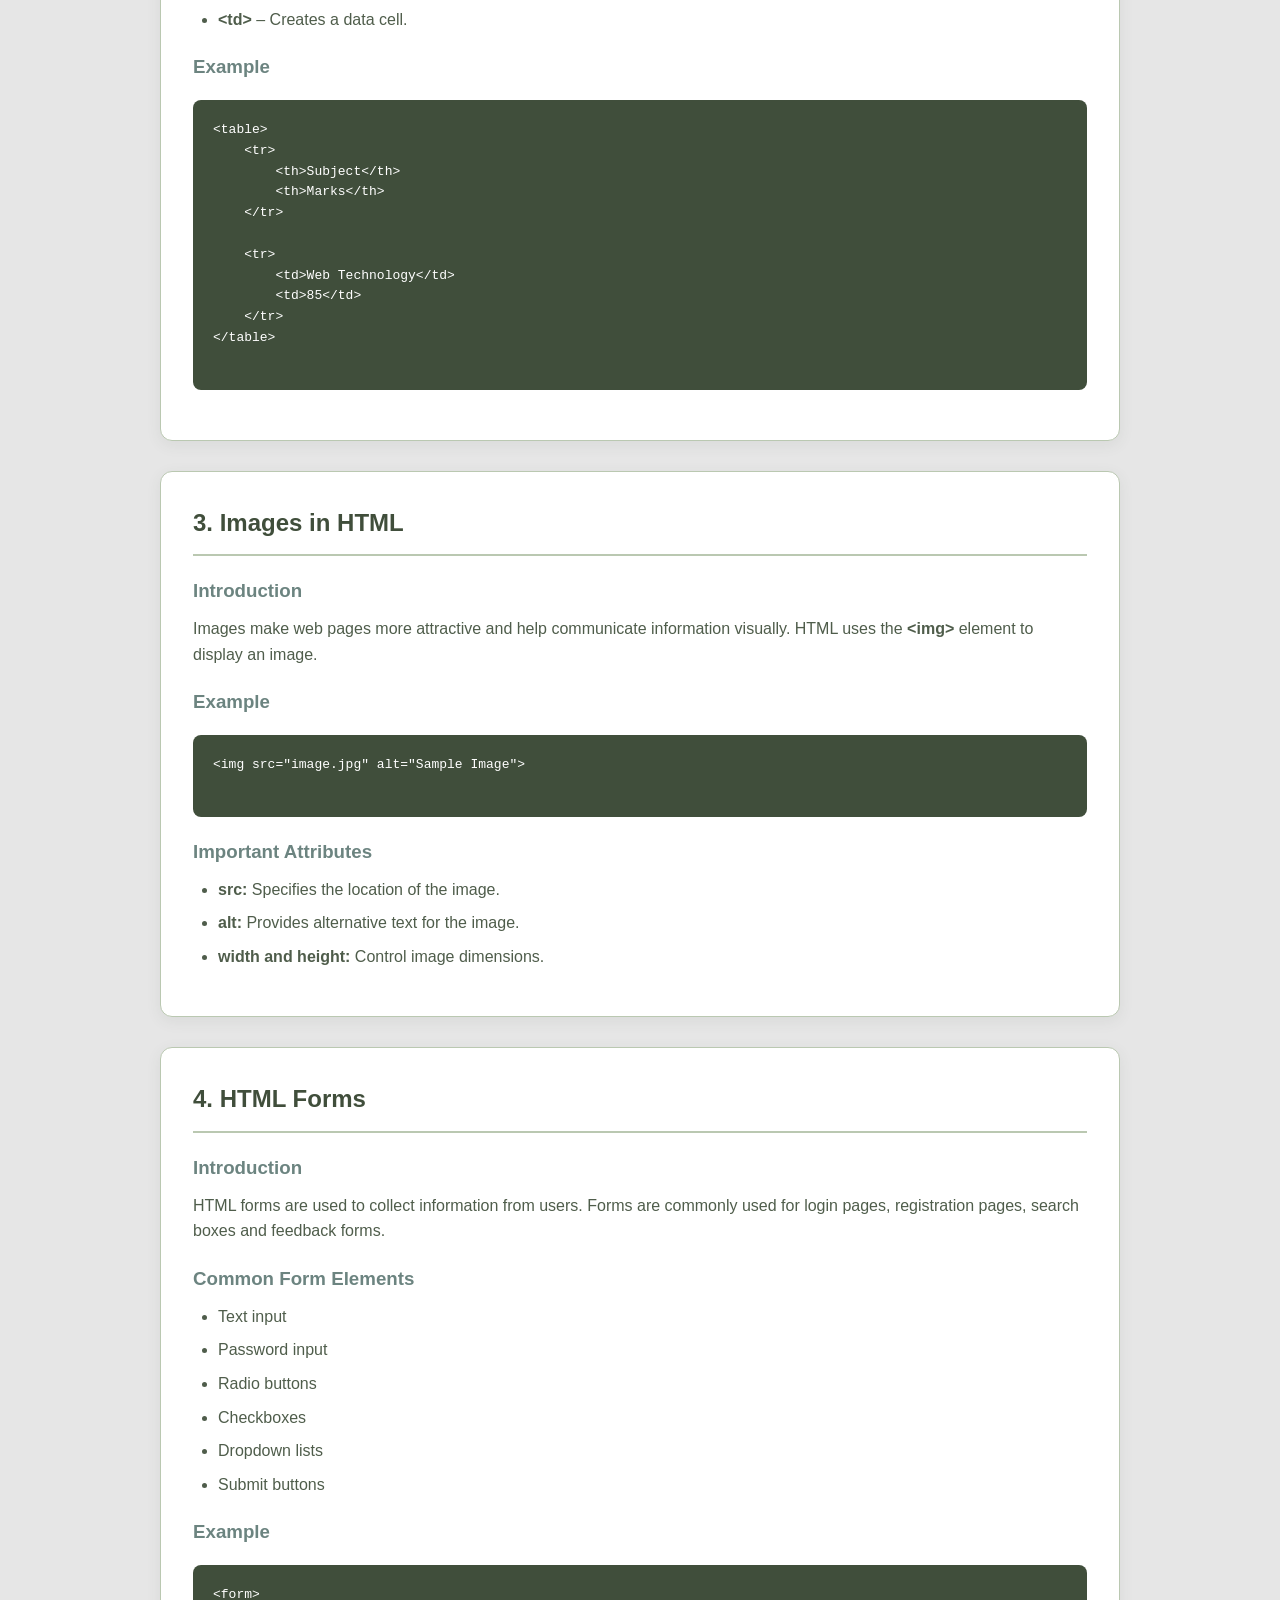
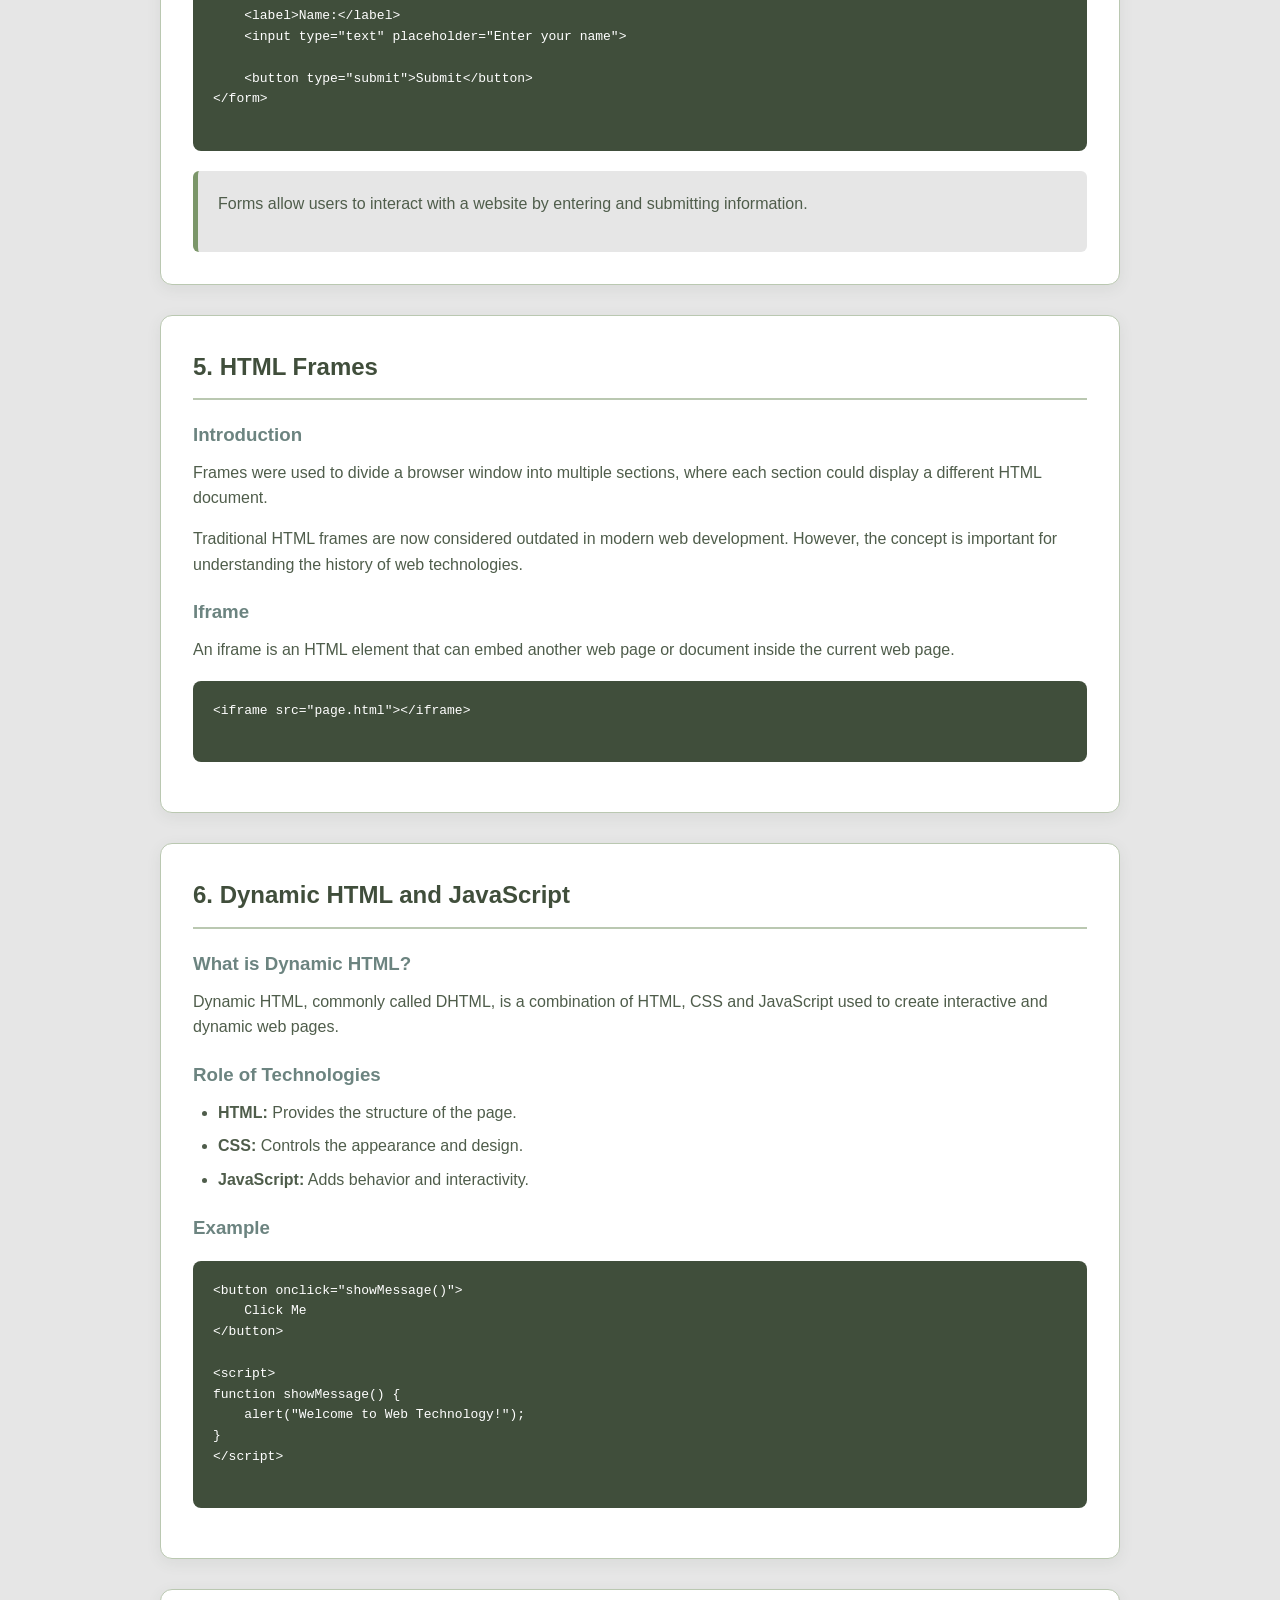
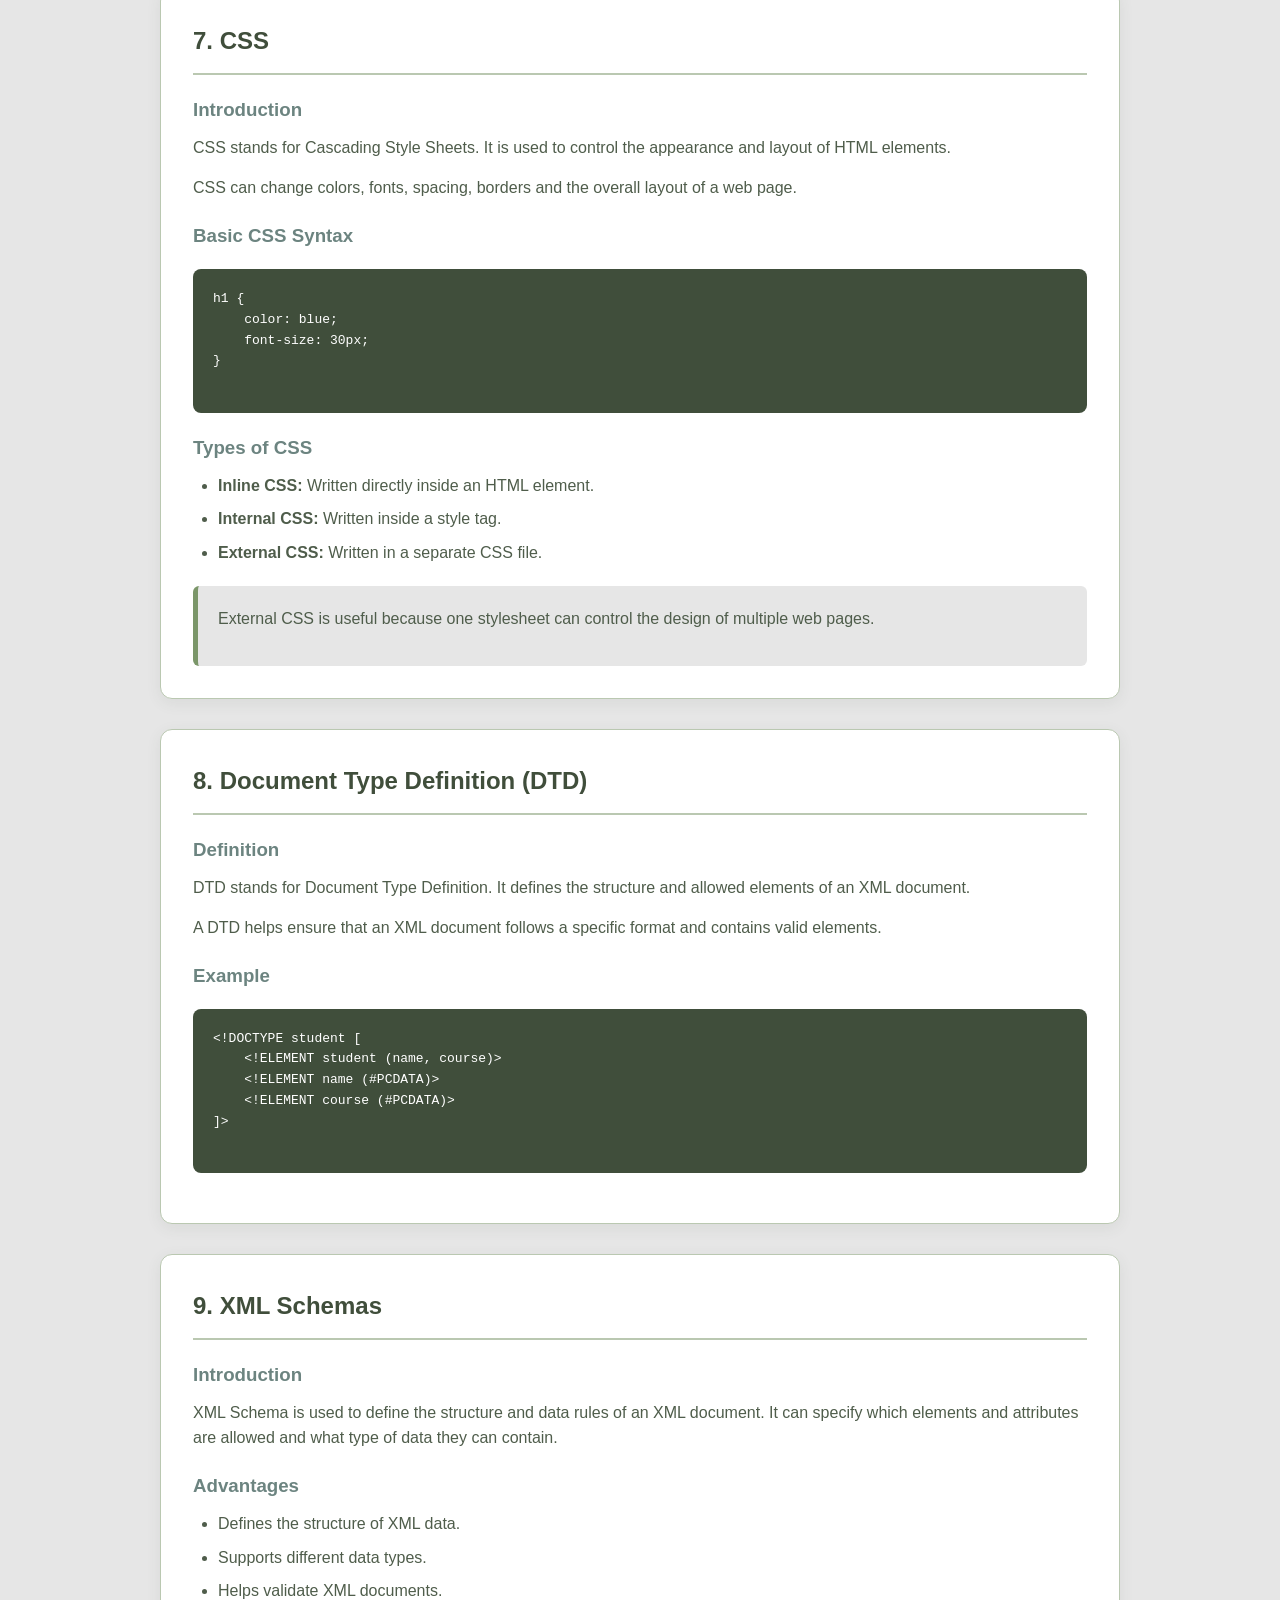
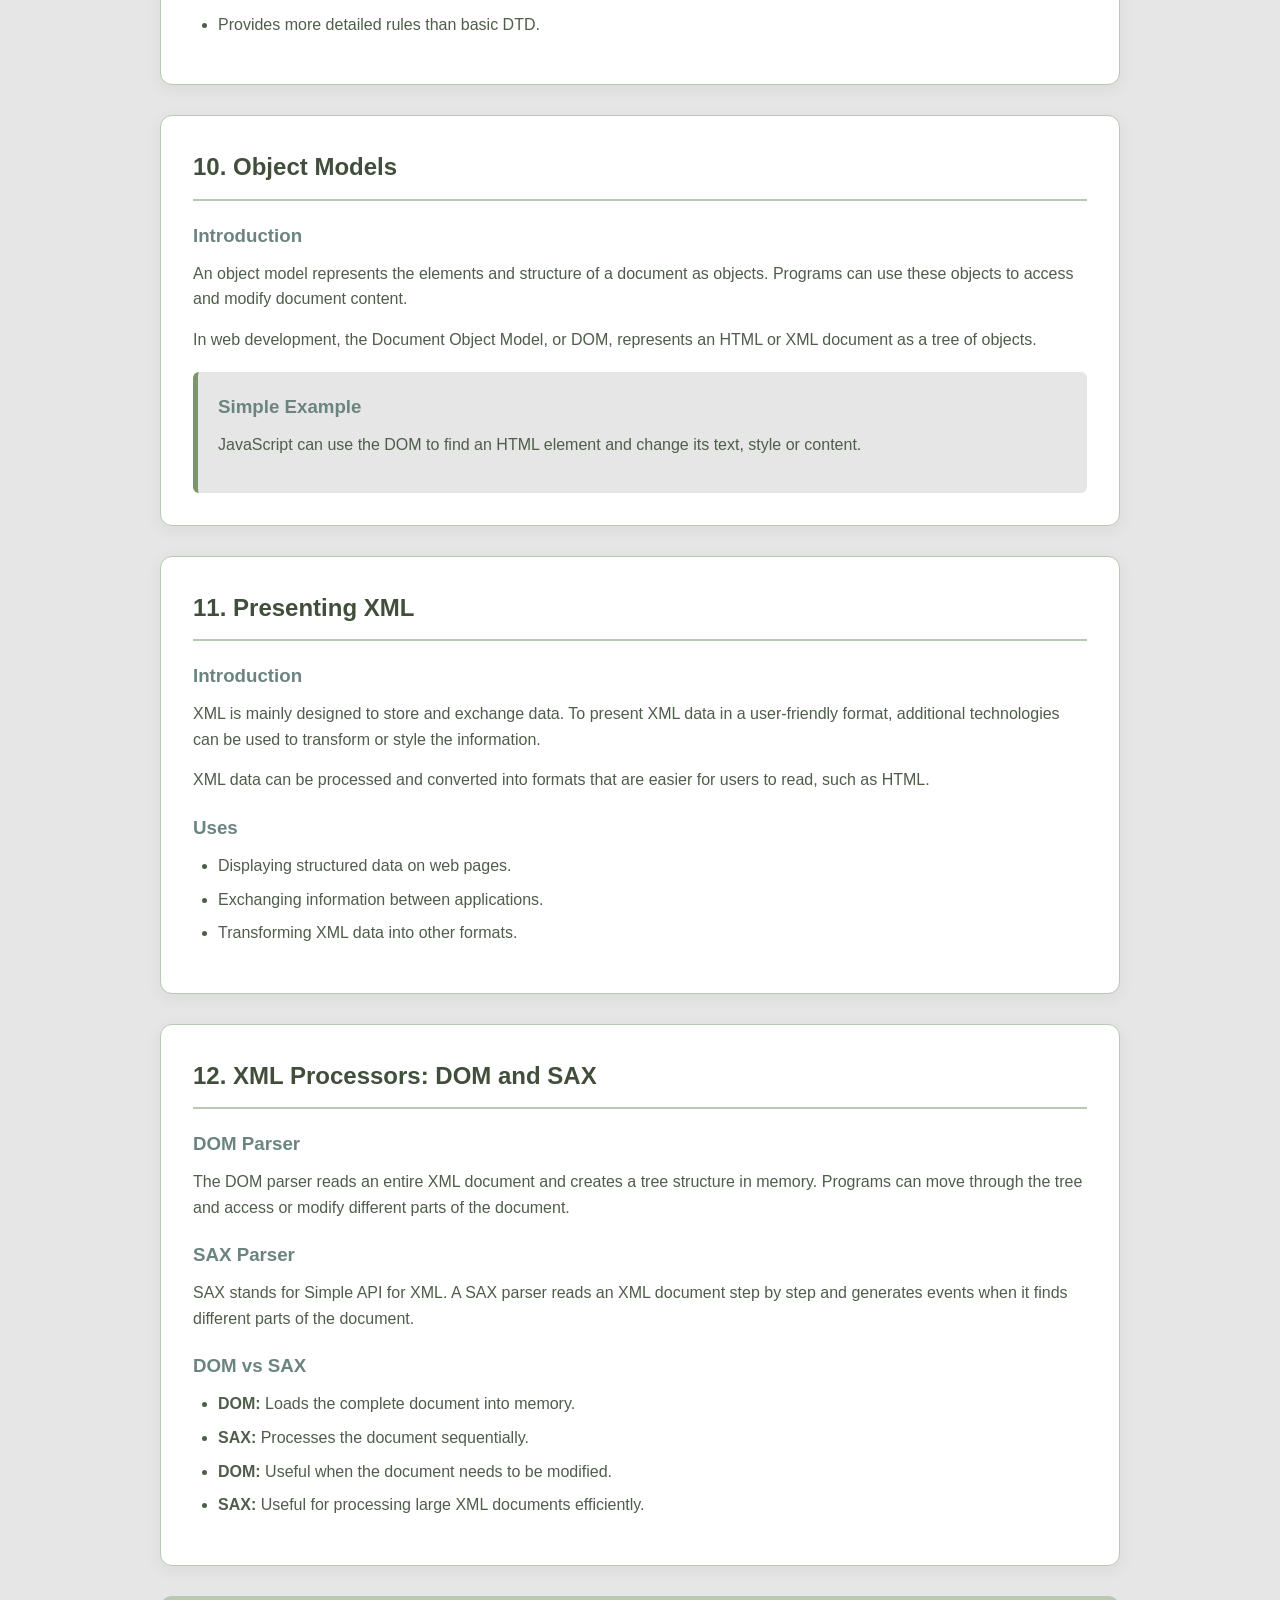
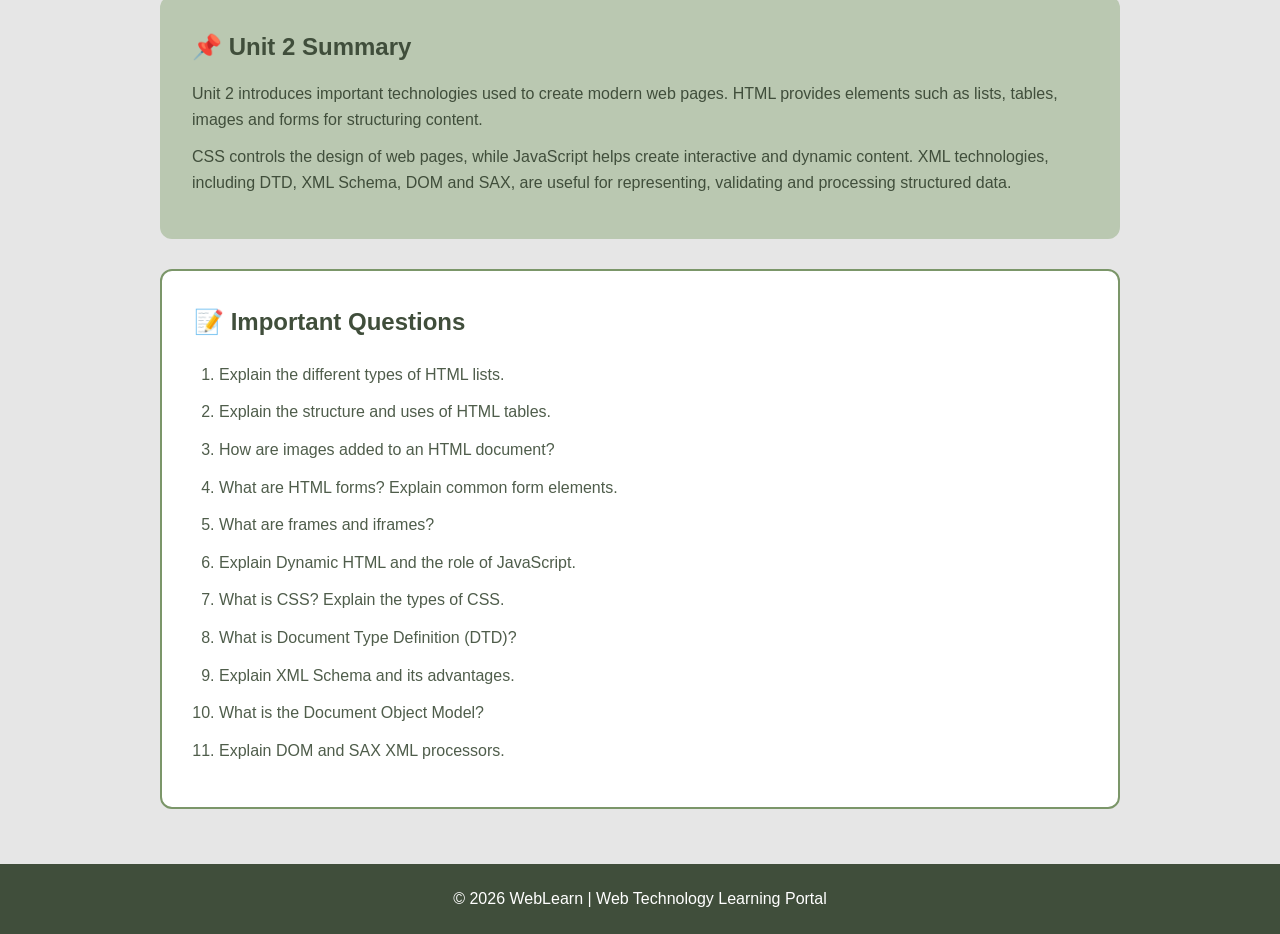
<file: unit2.html>
<!DOCTYPE html>
<html lang="en">

<head>
    <meta charset="UTF-8">
    <meta name="viewport" content="width=device-width, initial-scale=1.0">

    <title>Unit 2 Notes | WebLearn</title>

    <link rel="stylesheet" href="style.css">
</head>

<body>

    <!-- Navigation Bar -->
    <nav>
        <div class="logo">🌐 WebLearn</div>

        <ul>
            <li><a href="home.html">Home</a></li>
            <li><a href="syllabus.html">Syllabus</a></li>
            <li><a href="notes.html" class="active">Notes</a></li>
            <li><a href="index.html">Logout</a></li>
        </ul>
    </nav>


    <!-- Unit Header -->
    <section class="unit-header">

        <p class="small-title">WEB TECHNOLOGY - UNIT 2</p>

        <h1>Web Page Technologies</h1>

        <p>
            Complete notes on HTML elements, CSS, Dynamic HTML,
            JavaScript and XML technologies.
        </p>

        <a href="notes.html" class="back-btn">← Back to All Units</a>

    </section>


    <!-- Notes Content -->
    <main class="notes-content">


        <!-- Topic 1 -->
        <article class="topic-section">

            <h2>1. HTML Lists</h2>

            <h3>Introduction</h3>

            <p>
                Lists are used in HTML to organize related information in a
                structured and readable format. They are commonly used to
                display menus, steps, features and collections of items.
            </p>

            <h3>Types of Lists</h3>

            <ul>
                <li><strong>Ordered List:</strong> Displays items in a numbered sequence.</li>
                <li><strong>Unordered List:</strong> Displays items using bullet points.</li>
                <li><strong>Description List:</strong> Used to display terms and their descriptions.</li>
            </ul>

            <h3>Example</h3>

            <pre class="code-box">
&lt;ol&gt;
    &lt;li&gt;HTML&lt;/li&gt;
    &lt;li&gt;CSS&lt;/li&gt;
    &lt;li&gt;JavaScript&lt;/li&gt;
&lt;/ol&gt;
            </pre>

            <div class="example-box">
                <p>
                    Ordered lists are useful when the order of items is important,
                    while unordered lists are useful for general collections.
                </p>
            </div>

        </article>


        <!-- Topic 2 -->
        <article class="topic-section">

            <h2>2. HTML Tables</h2>

            <h3>Introduction</h3>

            <p>
                HTML tables are used to display data in rows and columns.
                Tables are useful for presenting structured information such
                as marks, schedules, product details and reports.
            </p>

            <h3>Important Table Tags</h3>

            <ul>
                <li><strong>&lt;table&gt;</strong> – Creates a table.</li>
                <li><strong>&lt;tr&gt;</strong> – Creates a table row.</li>
                <li><strong>&lt;th&gt;</strong> – Creates a table heading.</li>
                <li><strong>&lt;td&gt;</strong> – Creates a data cell.</li>
            </ul>

            <h3>Example</h3>

            <pre class="code-box">
&lt;table&gt;
    &lt;tr&gt;
        &lt;th&gt;Subject&lt;/th&gt;
        &lt;th&gt;Marks&lt;/th&gt;
    &lt;/tr&gt;

    &lt;tr&gt;
        &lt;td&gt;Web Technology&lt;/td&gt;
        &lt;td&gt;85&lt;/td&gt;
    &lt;/tr&gt;
&lt;/table&gt;
            </pre>

        </article>


        <!-- Topic 3 -->
        <article class="topic-section">

            <h2>3. Images in HTML</h2>

            <h3>Introduction</h3>

            <p>
                Images make web pages more attractive and help communicate
                information visually. HTML uses the <strong>&lt;img&gt;</strong>
                element to display an image.
            </p>

            <h3>Example</h3>

            <pre class="code-box">
&lt;img src="image.jpg" alt="Sample Image"&gt;
            </pre>

            <h3>Important Attributes</h3>

            <ul>
                <li><strong>src:</strong> Specifies the location of the image.</li>
                <li><strong>alt:</strong> Provides alternative text for the image.</li>
                <li><strong>width and height:</strong> Control image dimensions.</li>
            </ul>

        </article>


        <!-- Topic 4 -->
        <article class="topic-section">

            <h2>4. HTML Forms</h2>

            <h3>Introduction</h3>

            <p>
                HTML forms are used to collect information from users. Forms
                are commonly used for login pages, registration pages, search
                boxes and feedback forms.
            </p>

            <h3>Common Form Elements</h3>

            <ul>
                <li>Text input</li>
                <li>Password input</li>
                <li>Radio buttons</li>
                <li>Checkboxes</li>
                <li>Dropdown lists</li>
                <li>Submit buttons</li>
            </ul>

            <h3>Example</h3>

            <pre class="code-box">
&lt;form&gt;
    &lt;label&gt;Name:&lt;/label&gt;
    &lt;input type="text" placeholder="Enter your name"&gt;

    &lt;button type="submit"&gt;Submit&lt;/button&gt;
&lt;/form&gt;
            </pre>

            <div class="example-box">
                <p>
                    Forms allow users to interact with a website by entering
                    and submitting information.
                </p>
            </div>

        </article>


        <!-- Topic 5 -->
        <article class="topic-section">

            <h2>5. HTML Frames</h2>

            <h3>Introduction</h3>

            <p>
                Frames were used to divide a browser window into multiple
                sections, where each section could display a different HTML
                document.
            </p>

            <p>
                Traditional HTML frames are now considered outdated in modern
                web development. However, the concept is important for
                understanding the history of web technologies.
            </p>

            <h3>Iframe</h3>

            <p>
                An iframe is an HTML element that can embed another web page
                or document inside the current web page.
            </p>

            <pre class="code-box">
&lt;iframe src="page.html"&gt;&lt;/iframe&gt;
            </pre>

        </article>


        <!-- Topic 6 -->
        <article class="topic-section">

            <h2>6. Dynamic HTML and JavaScript</h2>

            <h3>What is Dynamic HTML?</h3>

            <p>
                Dynamic HTML, commonly called DHTML, is a combination of HTML,
                CSS and JavaScript used to create interactive and dynamic web
                pages.
            </p>

            <h3>Role of Technologies</h3>

            <ul>
                <li><strong>HTML:</strong> Provides the structure of the page.</li>
                <li><strong>CSS:</strong> Controls the appearance and design.</li>
                <li><strong>JavaScript:</strong> Adds behavior and interactivity.</li>
            </ul>

            <h3>Example</h3>

            <pre class="code-box">
&lt;button onclick="showMessage()"&gt;
    Click Me
&lt;/button&gt;

&lt;script&gt;
function showMessage() {
    alert("Welcome to Web Technology!");
}
&lt;/script&gt;
            </pre>

        </article>


        <!-- Topic 7 -->
        <article class="topic-section">

            <h2>7. CSS</h2>

            <h3>Introduction</h3>

            <p>
                CSS stands for Cascading Style Sheets. It is used to control
                the appearance and layout of HTML elements.
            </p>

            <p>
                CSS can change colors, fonts, spacing, borders and the overall
                layout of a web page.
            </p>

            <h3>Basic CSS Syntax</h3>

            <pre class="code-box">
h1 {
    color: blue;
    font-size: 30px;
}
            </pre>

            <h3>Types of CSS</h3>

            <ul>
                <li><strong>Inline CSS:</strong> Written directly inside an HTML element.</li>
                <li><strong>Internal CSS:</strong> Written inside a style tag.</li>
                <li><strong>External CSS:</strong> Written in a separate CSS file.</li>
            </ul>

            <div class="example-box">
                <p>
                    External CSS is useful because one stylesheet can control
                    the design of multiple web pages.
                </p>
            </div>

        </article>


        <!-- Topic 8 -->
        <article class="topic-section">

            <h2>8. Document Type Definition (DTD)</h2>

            <h3>Definition</h3>

            <p>
                DTD stands for Document Type Definition. It defines the
                structure and allowed elements of an XML document.
            </p>

            <p>
                A DTD helps ensure that an XML document follows a specific
                format and contains valid elements.
            </p>

            <h3>Example</h3>

            <pre class="code-box">
&lt;!DOCTYPE student [
    &lt;!ELEMENT student (name, course)&gt;
    &lt;!ELEMENT name (#PCDATA)&gt;
    &lt;!ELEMENT course (#PCDATA)&gt;
]&gt;
            </pre>

        </article>


        <!-- Topic 9 -->
        <article class="topic-section">

            <h2>9. XML Schemas</h2>

            <h3>Introduction</h3>

            <p>
                XML Schema is used to define the structure and data rules of
                an XML document. It can specify which elements and attributes
                are allowed and what type of data they can contain.
            </p>

            <h3>Advantages</h3>

            <ul>
                <li>Defines the structure of XML data.</li>
                <li>Supports different data types.</li>
                <li>Helps validate XML documents.</li>
                <li>Provides more detailed rules than basic DTD.</li>
            </ul>

        </article>


        <!-- Topic 10 -->
        <article class="topic-section">

            <h2>10. Object Models</h2>

            <h3>Introduction</h3>

            <p>
                An object model represents the elements and structure of a
                document as objects. Programs can use these objects to access
                and modify document content.
            </p>

            <p>
                In web development, the Document Object Model, or DOM,
                represents an HTML or XML document as a tree of objects.
            </p>

            <div class="example-box">
                <h3>Simple Example</h3>
                <p>
                    JavaScript can use the DOM to find an HTML element and
                    change its text, style or content.
                </p>
            </div>

        </article>


        <!-- Topic 11 -->
        <article class="topic-section">

            <h2>11. Presenting XML</h2>

            <h3>Introduction</h3>

            <p>
                XML is mainly designed to store and exchange data. To present
                XML data in a user-friendly format, additional technologies
                can be used to transform or style the information.
            </p>

            <p>
                XML data can be processed and converted into formats that are
                easier for users to read, such as HTML.
            </p>

            <h3>Uses</h3>

            <ul>
                <li>Displaying structured data on web pages.</li>
                <li>Exchanging information between applications.</li>
                <li>Transforming XML data into other formats.</li>
            </ul>

        </article>


        <!-- Topic 12 -->
        <article class="topic-section">

            <h2>12. XML Processors: DOM and SAX</h2>

            <h3>DOM Parser</h3>

            <p>
                The DOM parser reads an entire XML document and creates a tree
                structure in memory. Programs can move through the tree and
                access or modify different parts of the document.
            </p>

            <h3>SAX Parser</h3>

            <p>
                SAX stands for Simple API for XML. A SAX parser reads an XML
                document step by step and generates events when it finds
                different parts of the document.
            </p>

            <h3>DOM vs SAX</h3>

            <ul>
                <li><strong>DOM:</strong> Loads the complete document into memory.</li>
                <li><strong>SAX:</strong> Processes the document sequentially.</li>
                <li><strong>DOM:</strong> Useful when the document needs to be modified.</li>
                <li><strong>SAX:</strong> Useful for processing large XML documents efficiently.</li>
            </ul>

        </article>


        <!-- Summary -->
        <article class="summary-section">

            <h2>📌 Unit 2 Summary</h2>

            <p>
                Unit 2 introduces important technologies used to create modern
                web pages. HTML provides elements such as lists, tables,
                images and forms for structuring content.
            </p>

            <p>
                CSS controls the design of web pages, while JavaScript helps
                create interactive and dynamic content. XML technologies,
                including DTD, XML Schema, DOM and SAX, are useful for
                representing, validating and processing structured data.
            </p>

        </article>


        <!-- Important Questions -->
        <article class="important-questions">

            <h2>📝 Important Questions</h2>

            <ol>
                <li>Explain the different types of HTML lists.</li>
                <li>Explain the structure and uses of HTML tables.</li>
                <li>How are images added to an HTML document?</li>
                <li>What are HTML forms? Explain common form elements.</li>
                <li>What are frames and iframes?</li>
                <li>Explain Dynamic HTML and the role of JavaScript.</li>
                <li>What is CSS? Explain the types of CSS.</li>
                <li>What is Document Type Definition (DTD)?</li>
                <li>Explain XML Schema and its advantages.</li>
                <li>What is the Document Object Model?</li>
                <li>Explain DOM and SAX XML processors.</li>
            </ol>

        </article>

    </main>


    <!-- Footer -->
    <footer>
        <p>© 2026 WebLearn | Web Technology Learning Portal</p>
    </footer>

    <script src="script.js"></script>

</body>
</html>
</file>
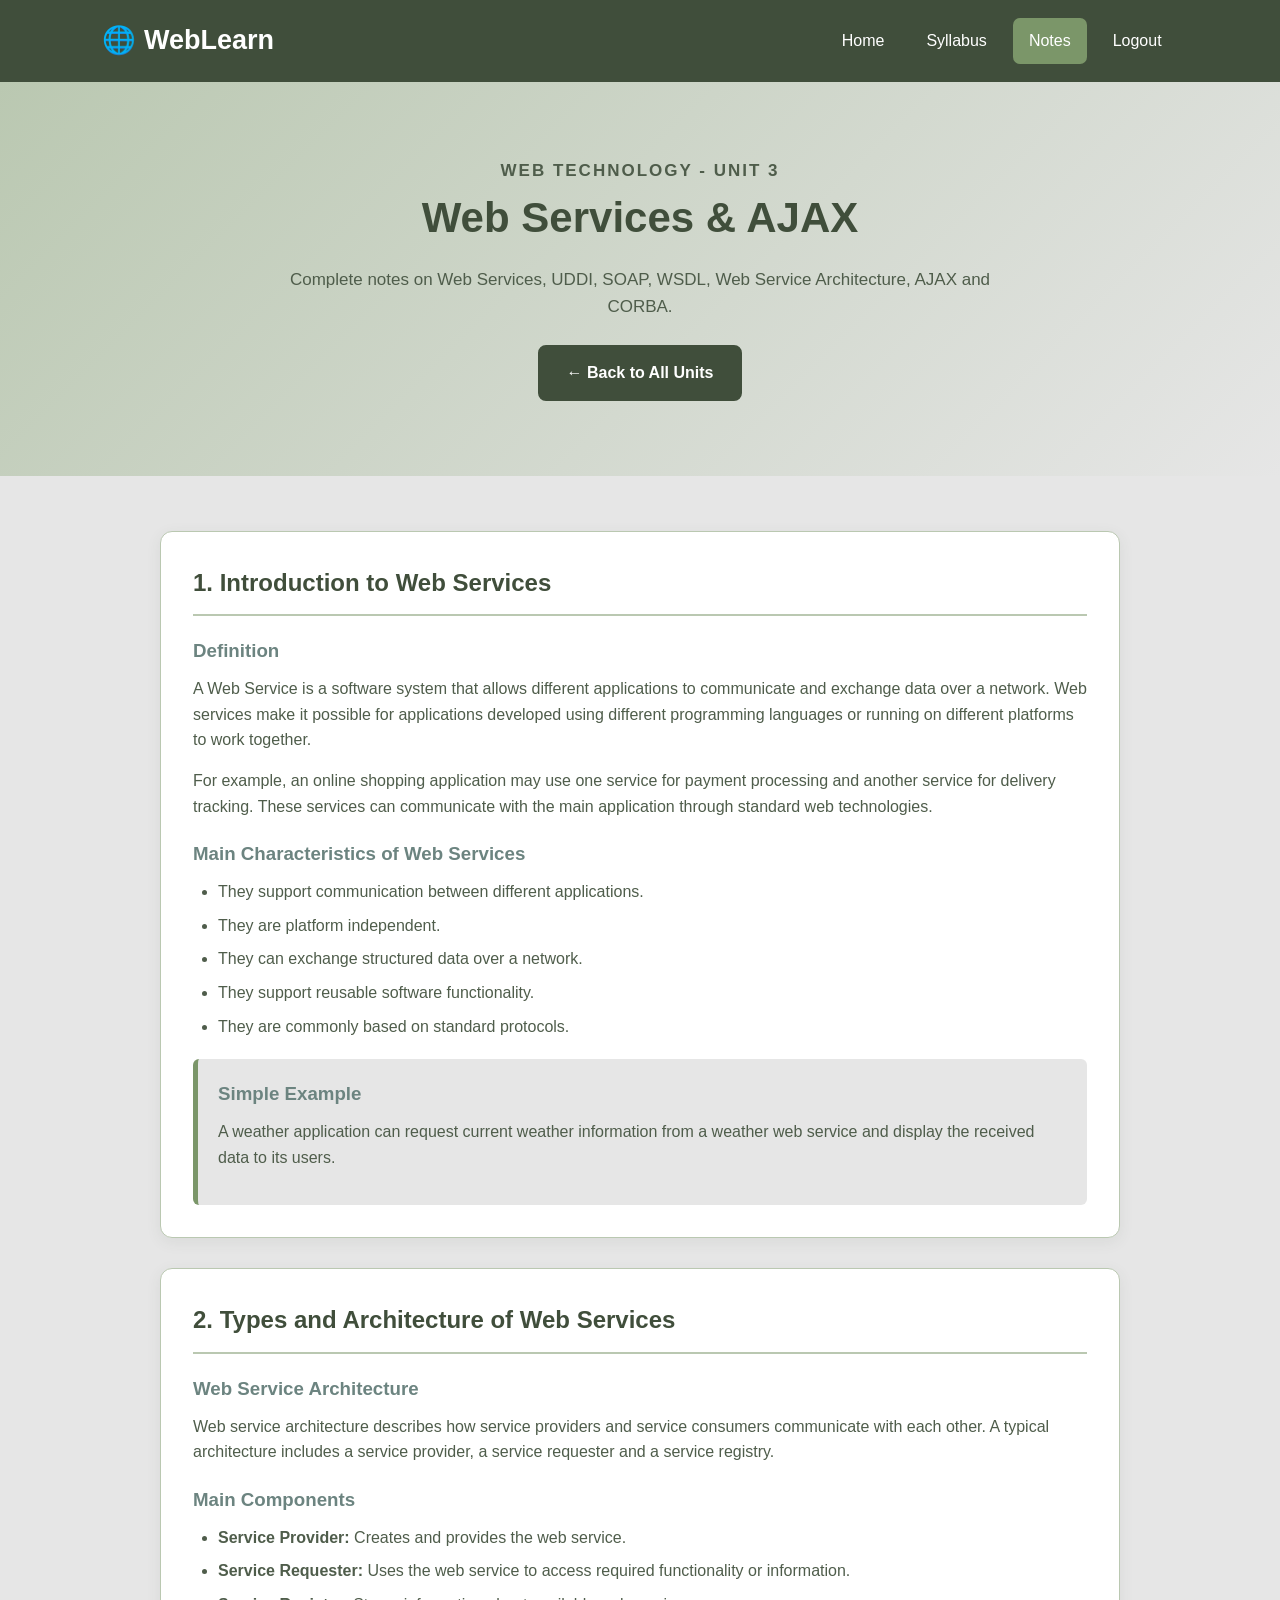
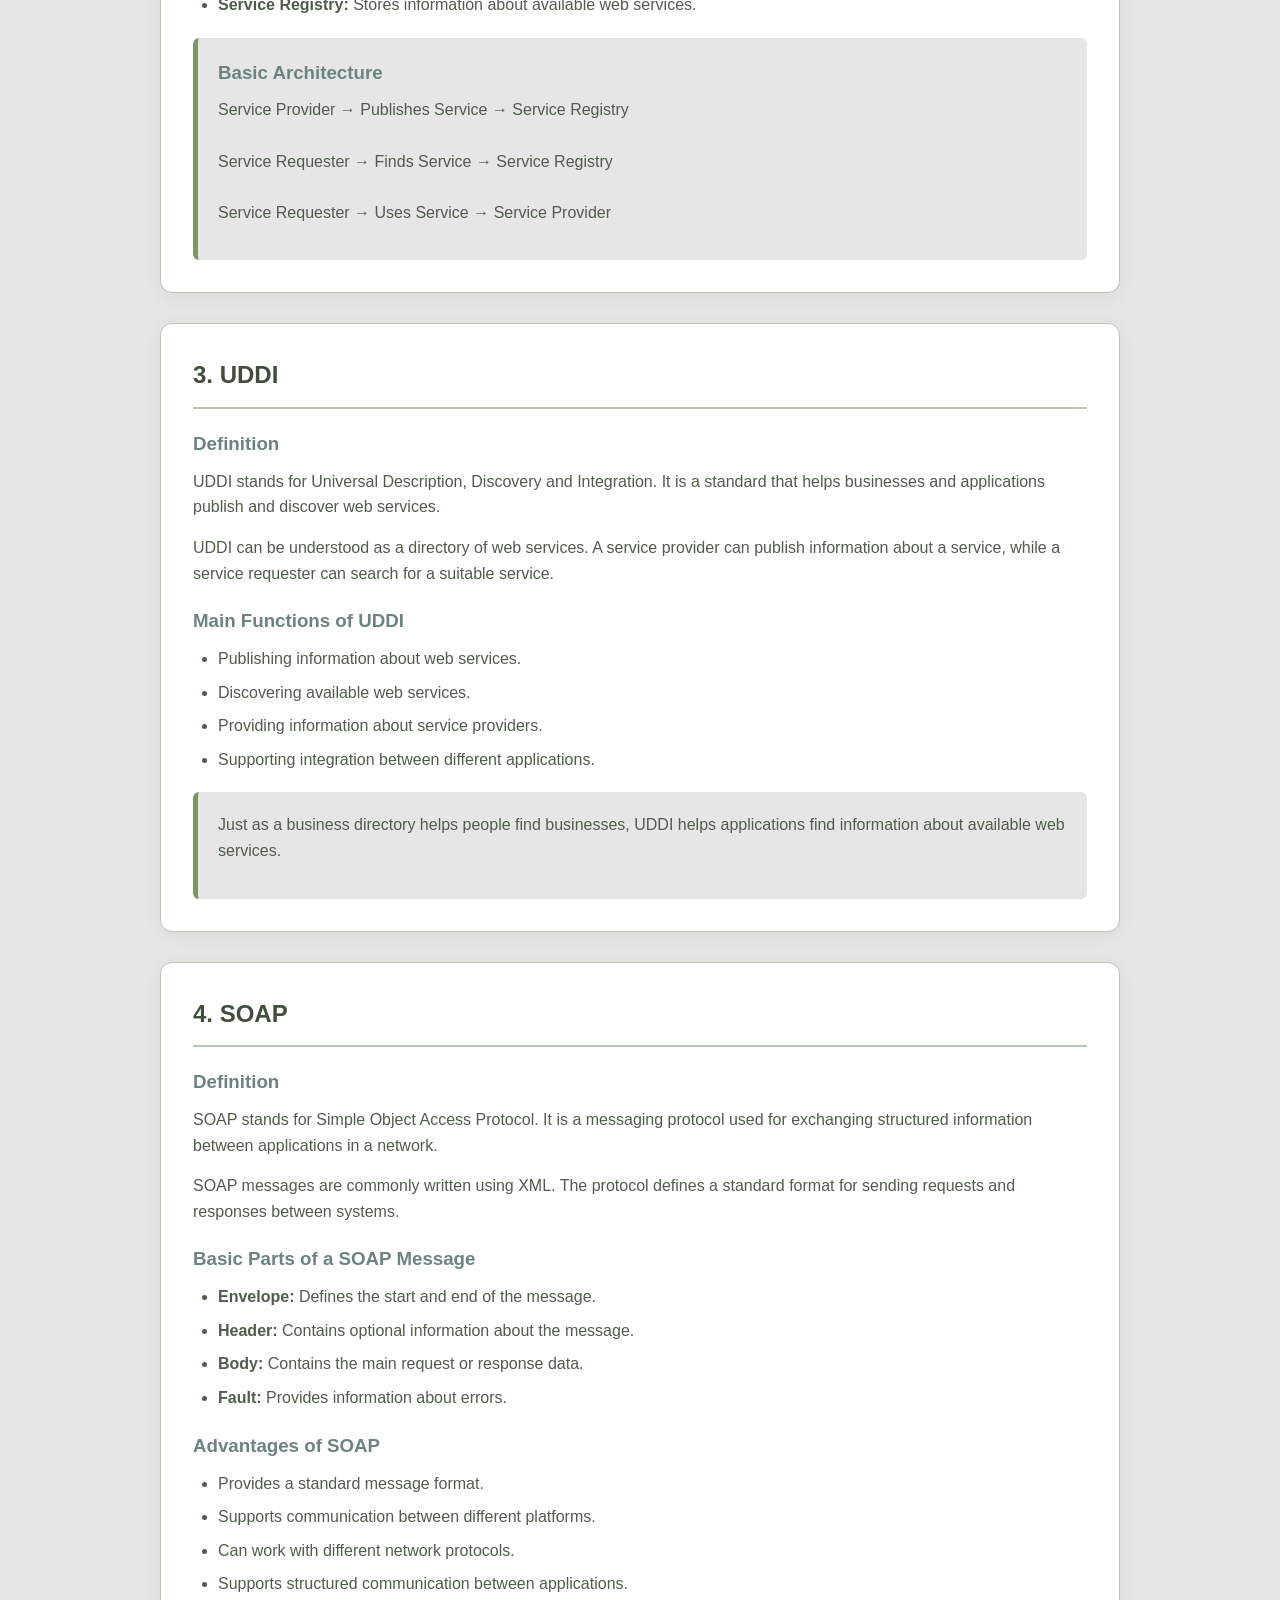
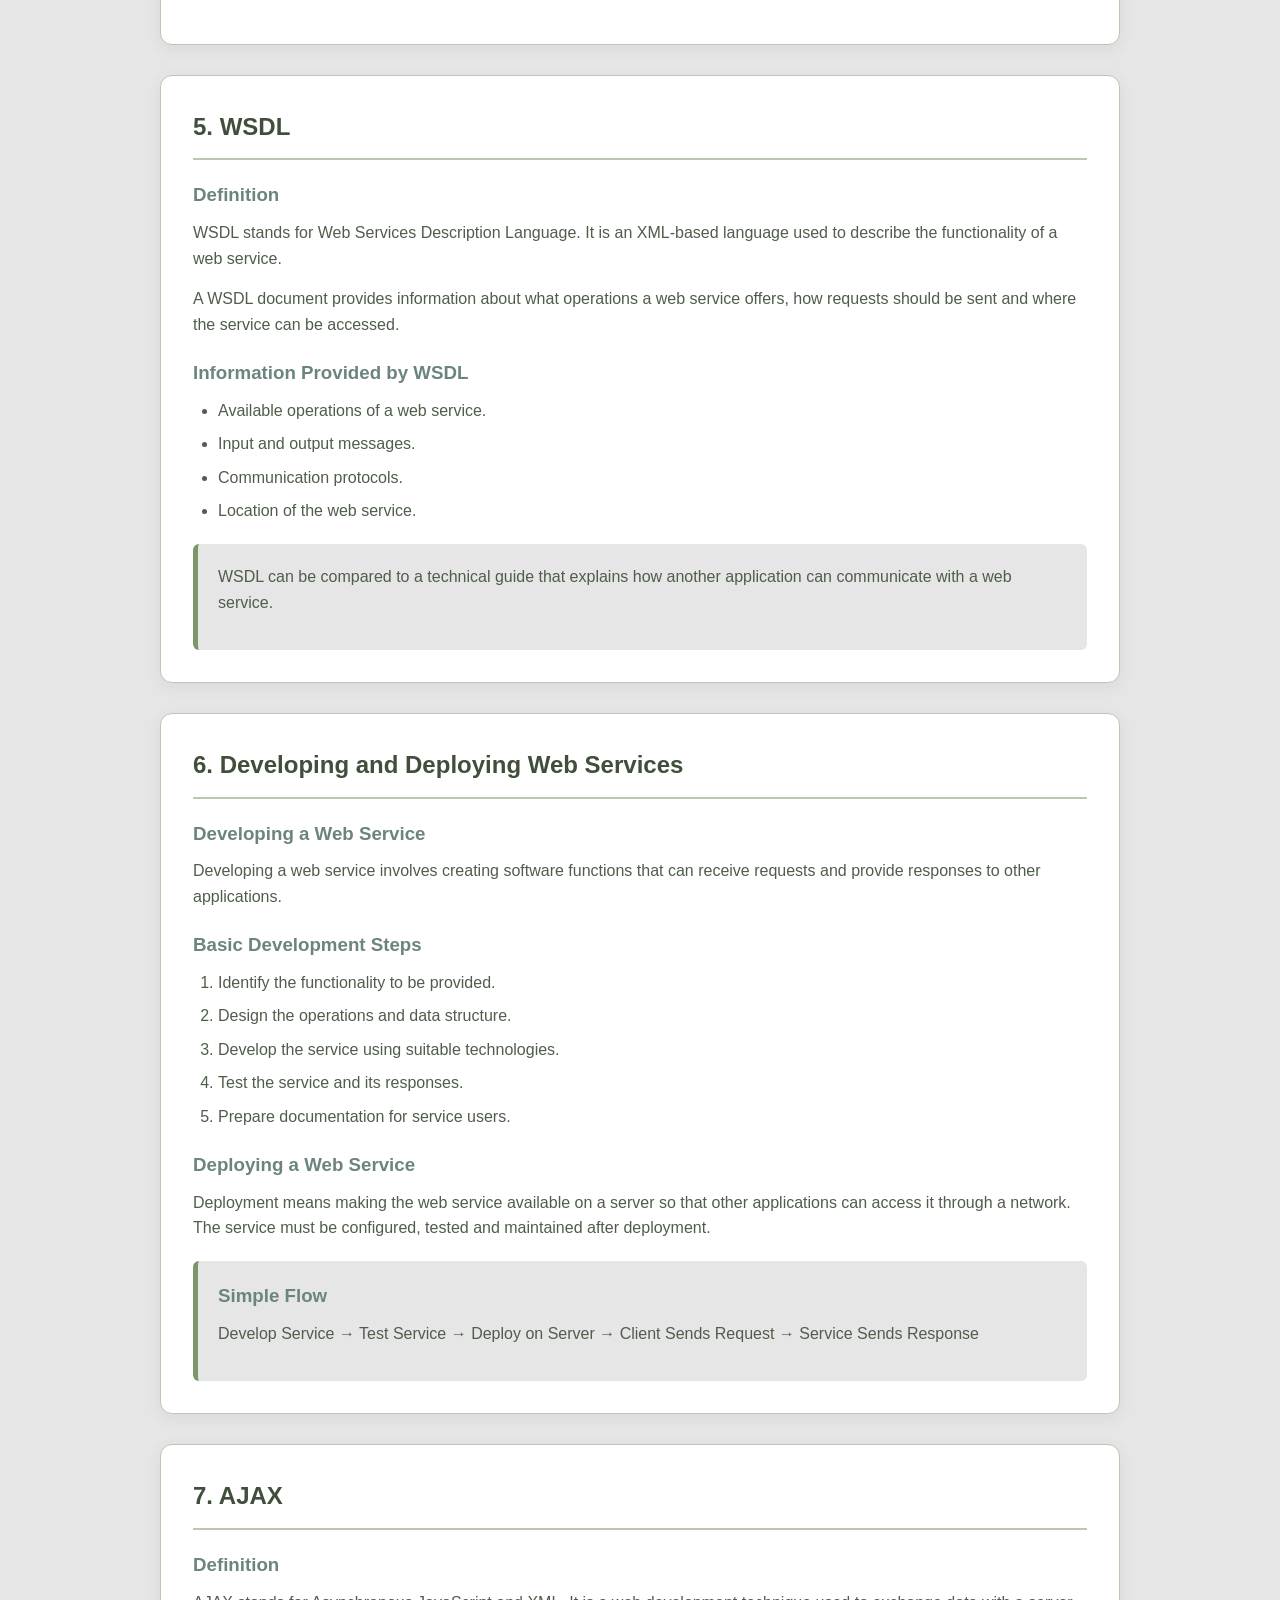
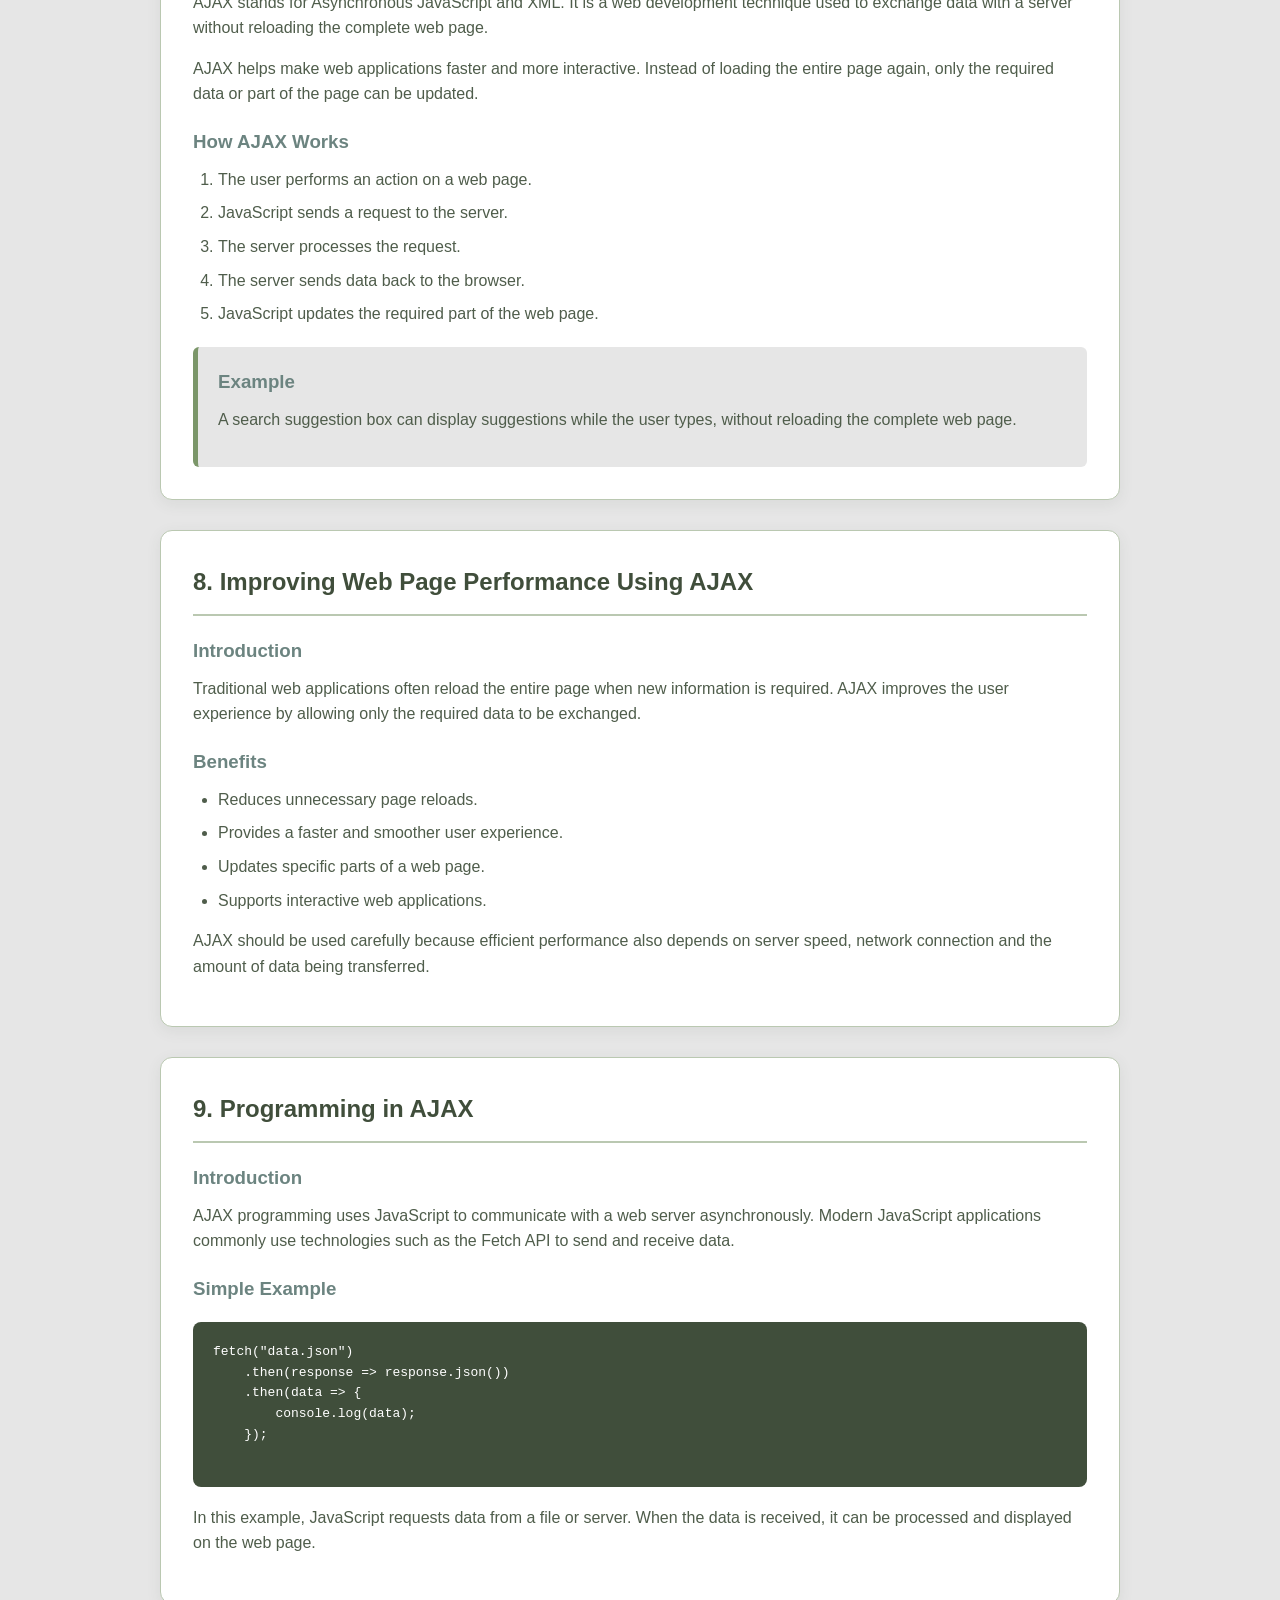
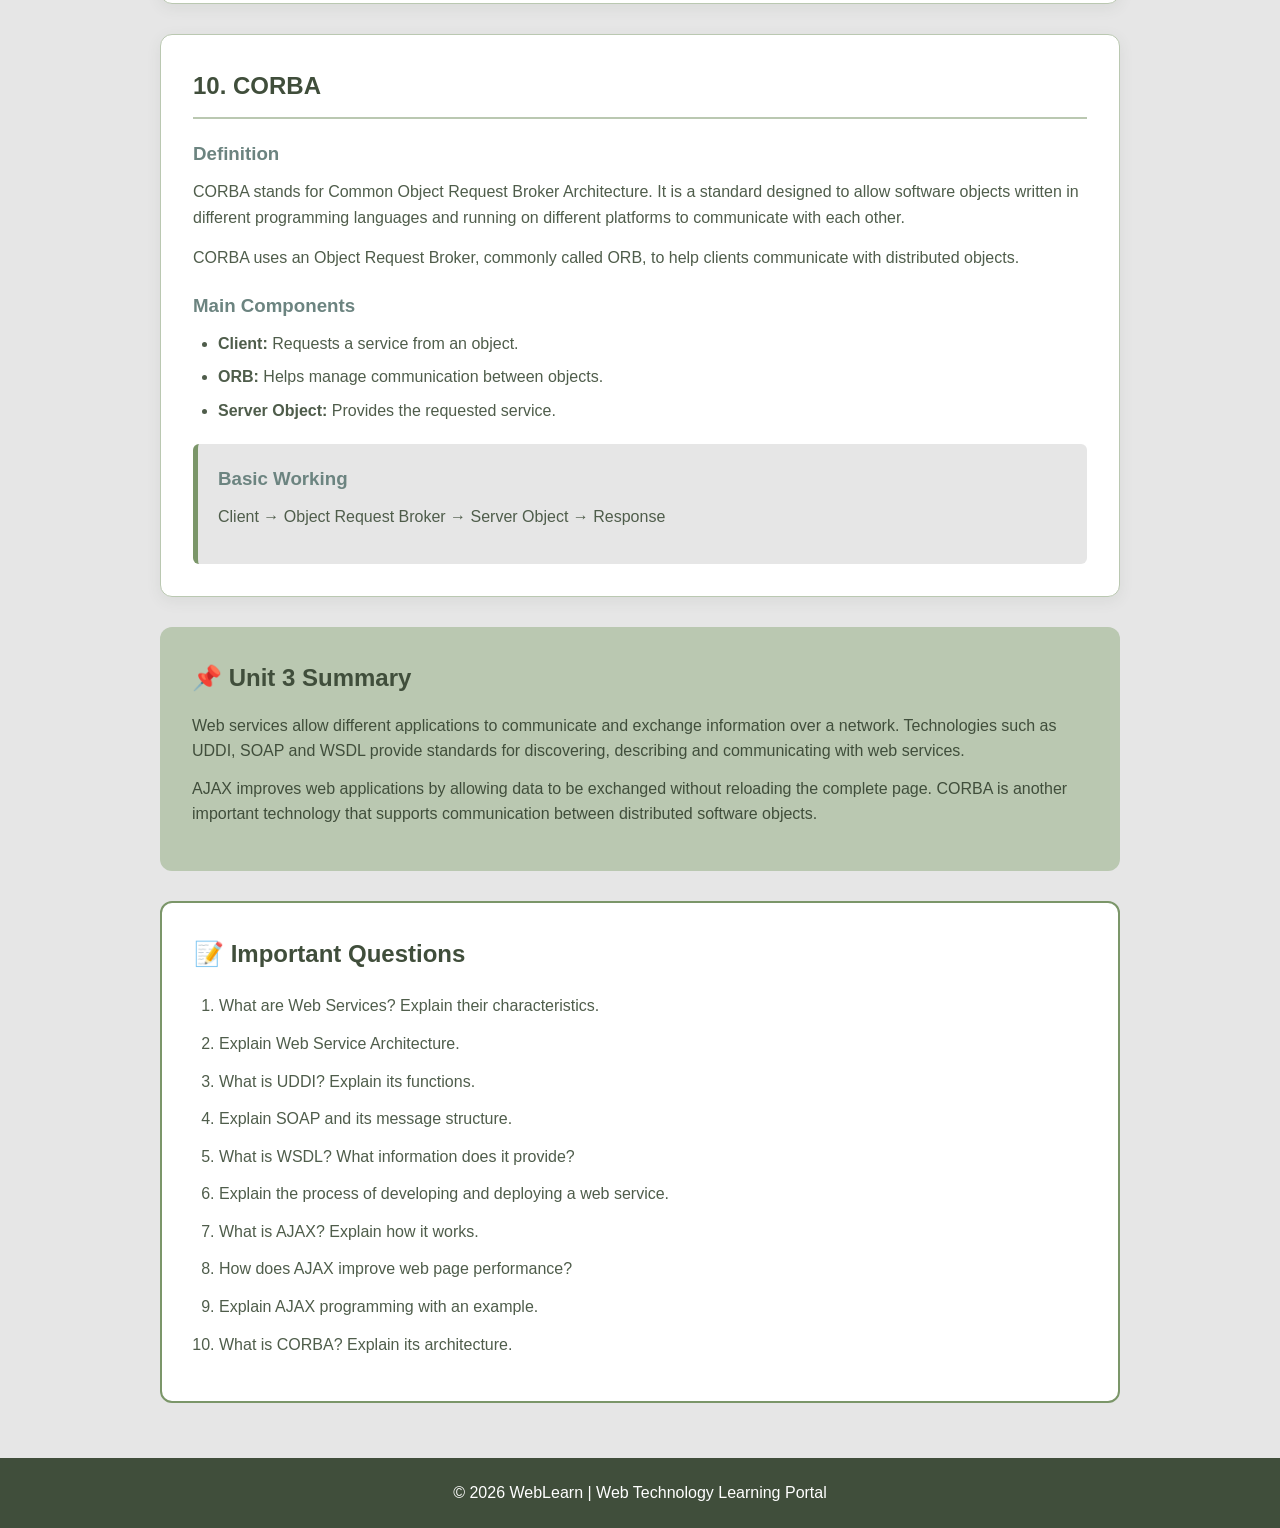
<file: unit3.html>
<!DOCTYPE html>
<html lang="en">

<head>
    <meta charset="UTF-8">
    <meta name="viewport" content="width=device-width, initial-scale=1.0">

    <title>Unit 3 Notes | WebLearn</title>

    <link rel="stylesheet" href="style.css">
</head>

<body>

    <!-- Navigation Bar -->
    <nav>
        <div class="logo">🌐 WebLearn</div>

        <ul>
            <li><a href="home.html">Home</a></li>
            <li><a href="syllabus.html">Syllabus</a></li>
            <li><a href="notes.html" class="active">Notes</a></li>
            <li><a href="index.html">Logout</a></li>
        </ul>
    </nav>


    <!-- Unit Header -->
    <section class="unit-header">

        <p class="small-title">WEB TECHNOLOGY - UNIT 3</p>

        <h1>Web Services & AJAX</h1>

        <p>
            Complete notes on Web Services, UDDI, SOAP, WSDL,
            Web Service Architecture, AJAX and CORBA.
        </p>

        <a href="notes.html" class="back-btn">← Back to All Units</a>

    </section>


    <!-- Notes Content -->
    <main class="notes-content">


        <!-- Topic 1 -->
        <article class="topic-section">

            <h2>1. Introduction to Web Services</h2>

            <h3>Definition</h3>

            <p>
                A Web Service is a software system that allows different
                applications to communicate and exchange data over a network.
                Web services make it possible for applications developed using
                different programming languages or running on different
                platforms to work together.
            </p>

            <p>
                For example, an online shopping application may use one
                service for payment processing and another service for
                delivery tracking. These services can communicate with the
                main application through standard web technologies.
            </p>

            <h3>Main Characteristics of Web Services</h3>

            <ul>
                <li>They support communication between different applications.</li>
                <li>They are platform independent.</li>
                <li>They can exchange structured data over a network.</li>
                <li>They support reusable software functionality.</li>
                <li>They are commonly based on standard protocols.</li>
            </ul>

            <div class="example-box">
                <h3>Simple Example</h3>
                <p>
                    A weather application can request current weather
                    information from a weather web service and display the
                    received data to its users.
                </p>
            </div>

        </article>


        <!-- Topic 2 -->
        <article class="topic-section">

            <h2>2. Types and Architecture of Web Services</h2>

            <h3>Web Service Architecture</h3>

            <p>
                Web service architecture describes how service providers and
                service consumers communicate with each other. A typical
                architecture includes a service provider, a service requester
                and a service registry.
            </p>

            <h3>Main Components</h3>

            <ul>
                <li>
                    <strong>Service Provider:</strong> Creates and provides
                    the web service.
                </li>

                <li>
                    <strong>Service Requester:</strong> Uses the web service
                    to access required functionality or information.
                </li>

                <li>
                    <strong>Service Registry:</strong> Stores information
                    about available web services.
                </li>
            </ul>

            <div class="example-box">
                <h3>Basic Architecture</h3>
                <p>
                    Service Provider → Publishes Service → Service Registry<br><br>
                    Service Requester → Finds Service → Service Registry<br><br>
                    Service Requester → Uses Service → Service Provider
                </p>
            </div>

        </article>


        <!-- Topic 3 -->
        <article class="topic-section">

            <h2>3. UDDI</h2>

            <h3>Definition</h3>

            <p>
                UDDI stands for Universal Description, Discovery and
                Integration. It is a standard that helps businesses and
                applications publish and discover web services.
            </p>

            <p>
                UDDI can be understood as a directory of web services. A
                service provider can publish information about a service,
                while a service requester can search for a suitable service.
            </p>

            <h3>Main Functions of UDDI</h3>

            <ul>
                <li>Publishing information about web services.</li>
                <li>Discovering available web services.</li>
                <li>Providing information about service providers.</li>
                <li>Supporting integration between different applications.</li>
            </ul>

            <div class="example-box">
                <p>
                    Just as a business directory helps people find businesses,
                    UDDI helps applications find information about available
                    web services.
                </p>
            </div>

        </article>


        <!-- Topic 4 -->
        <article class="topic-section">

            <h2>4. SOAP</h2>

            <h3>Definition</h3>

            <p>
                SOAP stands for Simple Object Access Protocol. It is a
                messaging protocol used for exchanging structured information
                between applications in a network.
            </p>

            <p>
                SOAP messages are commonly written using XML. The protocol
                defines a standard format for sending requests and responses
                between systems.
            </p>

            <h3>Basic Parts of a SOAP Message</h3>

            <ul>
                <li><strong>Envelope:</strong> Defines the start and end of the message.</li>
                <li><strong>Header:</strong> Contains optional information about the message.</li>
                <li><strong>Body:</strong> Contains the main request or response data.</li>
                <li><strong>Fault:</strong> Provides information about errors.</li>
            </ul>

            <h3>Advantages of SOAP</h3>

            <ul>
                <li>Provides a standard message format.</li>
                <li>Supports communication between different platforms.</li>
                <li>Can work with different network protocols.</li>
                <li>Supports structured communication between applications.</li>
            </ul>

        </article>


        <!-- Topic 5 -->
        <article class="topic-section">

            <h2>5. WSDL</h2>

            <h3>Definition</h3>

            <p>
                WSDL stands for Web Services Description Language. It is an
                XML-based language used to describe the functionality of a
                web service.
            </p>

            <p>
                A WSDL document provides information about what operations a
                web service offers, how requests should be sent and where the
                service can be accessed.
            </p>

            <h3>Information Provided by WSDL</h3>

            <ul>
                <li>Available operations of a web service.</li>
                <li>Input and output messages.</li>
                <li>Communication protocols.</li>
                <li>Location of the web service.</li>
            </ul>

            <div class="example-box">
                <p>
                    WSDL can be compared to a technical guide that explains
                    how another application can communicate with a web service.
                </p>
            </div>

        </article>


        <!-- Topic 6 -->
        <article class="topic-section">

            <h2>6. Developing and Deploying Web Services</h2>

            <h3>Developing a Web Service</h3>

            <p>
                Developing a web service involves creating software functions
                that can receive requests and provide responses to other
                applications.
            </p>

            <h3>Basic Development Steps</h3>

            <ol>
                <li>Identify the functionality to be provided.</li>
                <li>Design the operations and data structure.</li>
                <li>Develop the service using suitable technologies.</li>
                <li>Test the service and its responses.</li>
                <li>Prepare documentation for service users.</li>
            </ol>

            <h3>Deploying a Web Service</h3>

            <p>
                Deployment means making the web service available on a server
                so that other applications can access it through a network.
                The service must be configured, tested and maintained after
                deployment.
            </p>

            <div class="example-box">
                <h3>Simple Flow</h3>
                <p>
                    Develop Service → Test Service → Deploy on Server →
                    Client Sends Request → Service Sends Response
                </p>
            </div>

        </article>


        <!-- Topic 7 -->
        <article class="topic-section">

            <h2>7. AJAX</h2>

            <h3>Definition</h3>

            <p>
                AJAX stands for Asynchronous JavaScript and XML. It is a web
                development technique used to exchange data with a server
                without reloading the complete web page.
            </p>

            <p>
                AJAX helps make web applications faster and more interactive.
                Instead of loading the entire page again, only the required
                data or part of the page can be updated.
            </p>

            <h3>How AJAX Works</h3>

            <ol>
                <li>The user performs an action on a web page.</li>
                <li>JavaScript sends a request to the server.</li>
                <li>The server processes the request.</li>
                <li>The server sends data back to the browser.</li>
                <li>JavaScript updates the required part of the web page.</li>
            </ol>

            <div class="example-box">
                <h3>Example</h3>
                <p>
                    A search suggestion box can display suggestions while the
                    user types, without reloading the complete web page.
                </p>
            </div>

        </article>


        <!-- Topic 8 -->
        <article class="topic-section">

            <h2>8. Improving Web Page Performance Using AJAX</h2>

            <h3>Introduction</h3>

            <p>
                Traditional web applications often reload the entire page when
                new information is required. AJAX improves the user experience
                by allowing only the required data to be exchanged.
            </p>

            <h3>Benefits</h3>

            <ul>
                <li>Reduces unnecessary page reloads.</li>
                <li>Provides a faster and smoother user experience.</li>
                <li>Updates specific parts of a web page.</li>
                <li>Supports interactive web applications.</li>
            </ul>

            <p>
                AJAX should be used carefully because efficient performance
                also depends on server speed, network connection and the amount
                of data being transferred.
            </p>

        </article>


        <!-- Topic 9 -->
        <article class="topic-section">

            <h2>9. Programming in AJAX</h2>

            <h3>Introduction</h3>

            <p>
                AJAX programming uses JavaScript to communicate with a web
                server asynchronously. Modern JavaScript applications commonly
                use technologies such as the Fetch API to send and receive data.
            </p>

            <h3>Simple Example</h3>

            <pre class="code-box">
fetch("data.json")
    .then(response => response.json())
    .then(data => {
        console.log(data);
    });
            </pre>

            <p>
                In this example, JavaScript requests data from a file or
                server. When the data is received, it can be processed and
                displayed on the web page.
            </p>

        </article>


        <!-- Topic 10 -->
        <article class="topic-section">

            <h2>10. CORBA</h2>

            <h3>Definition</h3>

            <p>
                CORBA stands for Common Object Request Broker Architecture.
                It is a standard designed to allow software objects written
                in different programming languages and running on different
                platforms to communicate with each other.
            </p>

            <p>
                CORBA uses an Object Request Broker, commonly called ORB, to
                help clients communicate with distributed objects.
            </p>

            <h3>Main Components</h3>

            <ul>
                <li><strong>Client:</strong> Requests a service from an object.</li>
                <li><strong>ORB:</strong> Helps manage communication between objects.</li>
                <li><strong>Server Object:</strong> Provides the requested service.</li>
            </ul>

            <div class="example-box">
                <h3>Basic Working</h3>
                <p>
                    Client → Object Request Broker → Server Object → Response
                </p>
            </div>

        </article>


        <!-- Summary -->
        <article class="summary-section">

            <h2>📌 Unit 3 Summary</h2>

            <p>
                Web services allow different applications to communicate and
                exchange information over a network. Technologies such as UDDI,
                SOAP and WSDL provide standards for discovering, describing and
                communicating with web services.
            </p>

            <p>
                AJAX improves web applications by allowing data to be exchanged
                without reloading the complete page. CORBA is another important
                technology that supports communication between distributed
                software objects.
            </p>

        </article>


        <!-- Important Questions -->
        <article class="important-questions">

            <h2>📝 Important Questions</h2>

            <ol>
                <li>What are Web Services? Explain their characteristics.</li>
                <li>Explain Web Service Architecture.</li>
                <li>What is UDDI? Explain its functions.</li>
                <li>Explain SOAP and its message structure.</li>
                <li>What is WSDL? What information does it provide?</li>
                <li>Explain the process of developing and deploying a web service.</li>
                <li>What is AJAX? Explain how it works.</li>
                <li>How does AJAX improve web page performance?</li>
                <li>Explain AJAX programming with an example.</li>
                <li>What is CORBA? Explain its architecture.</li>
            </ol>

        </article>

    </main>


    <!-- Footer -->
    <footer>
        <p>© 2026 WebLearn | Web Technology Learning Portal</p>
    </footer>

    <script src="script.js"></script>

</body>
</html>
</file>
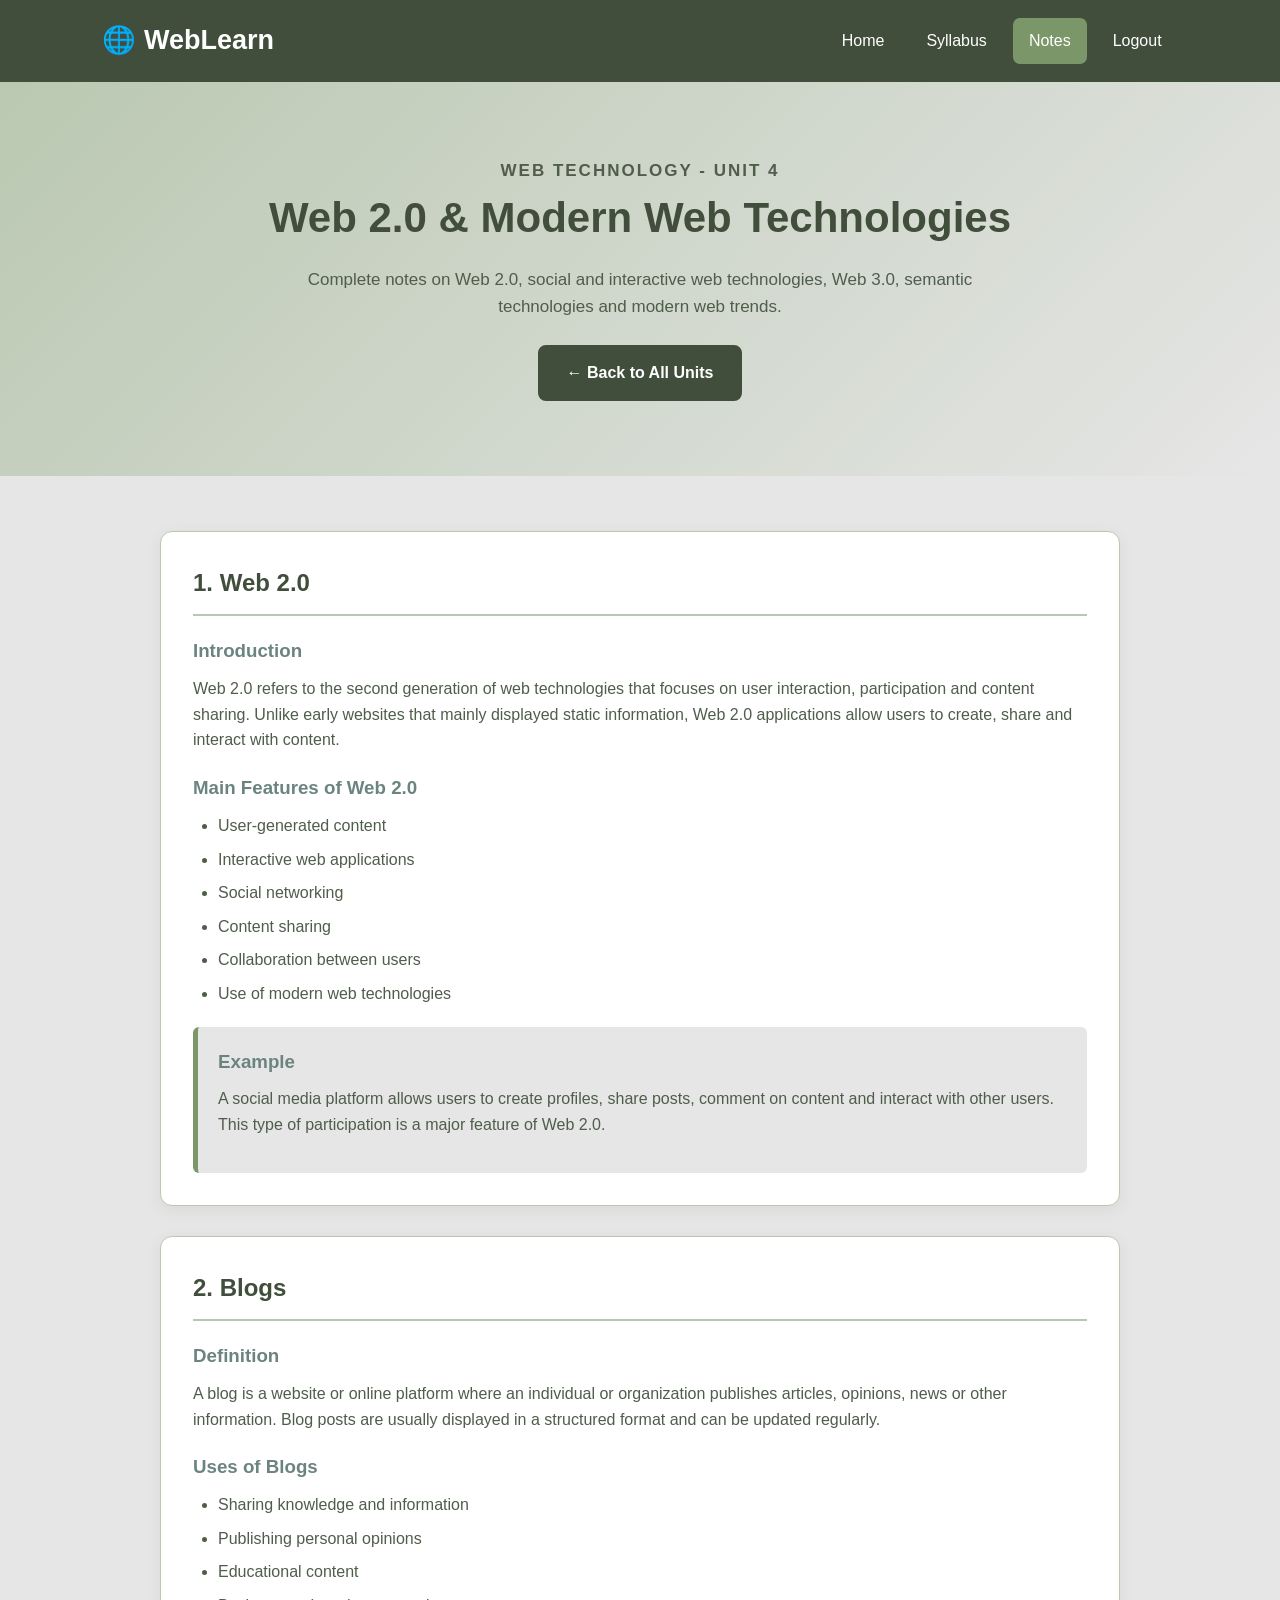
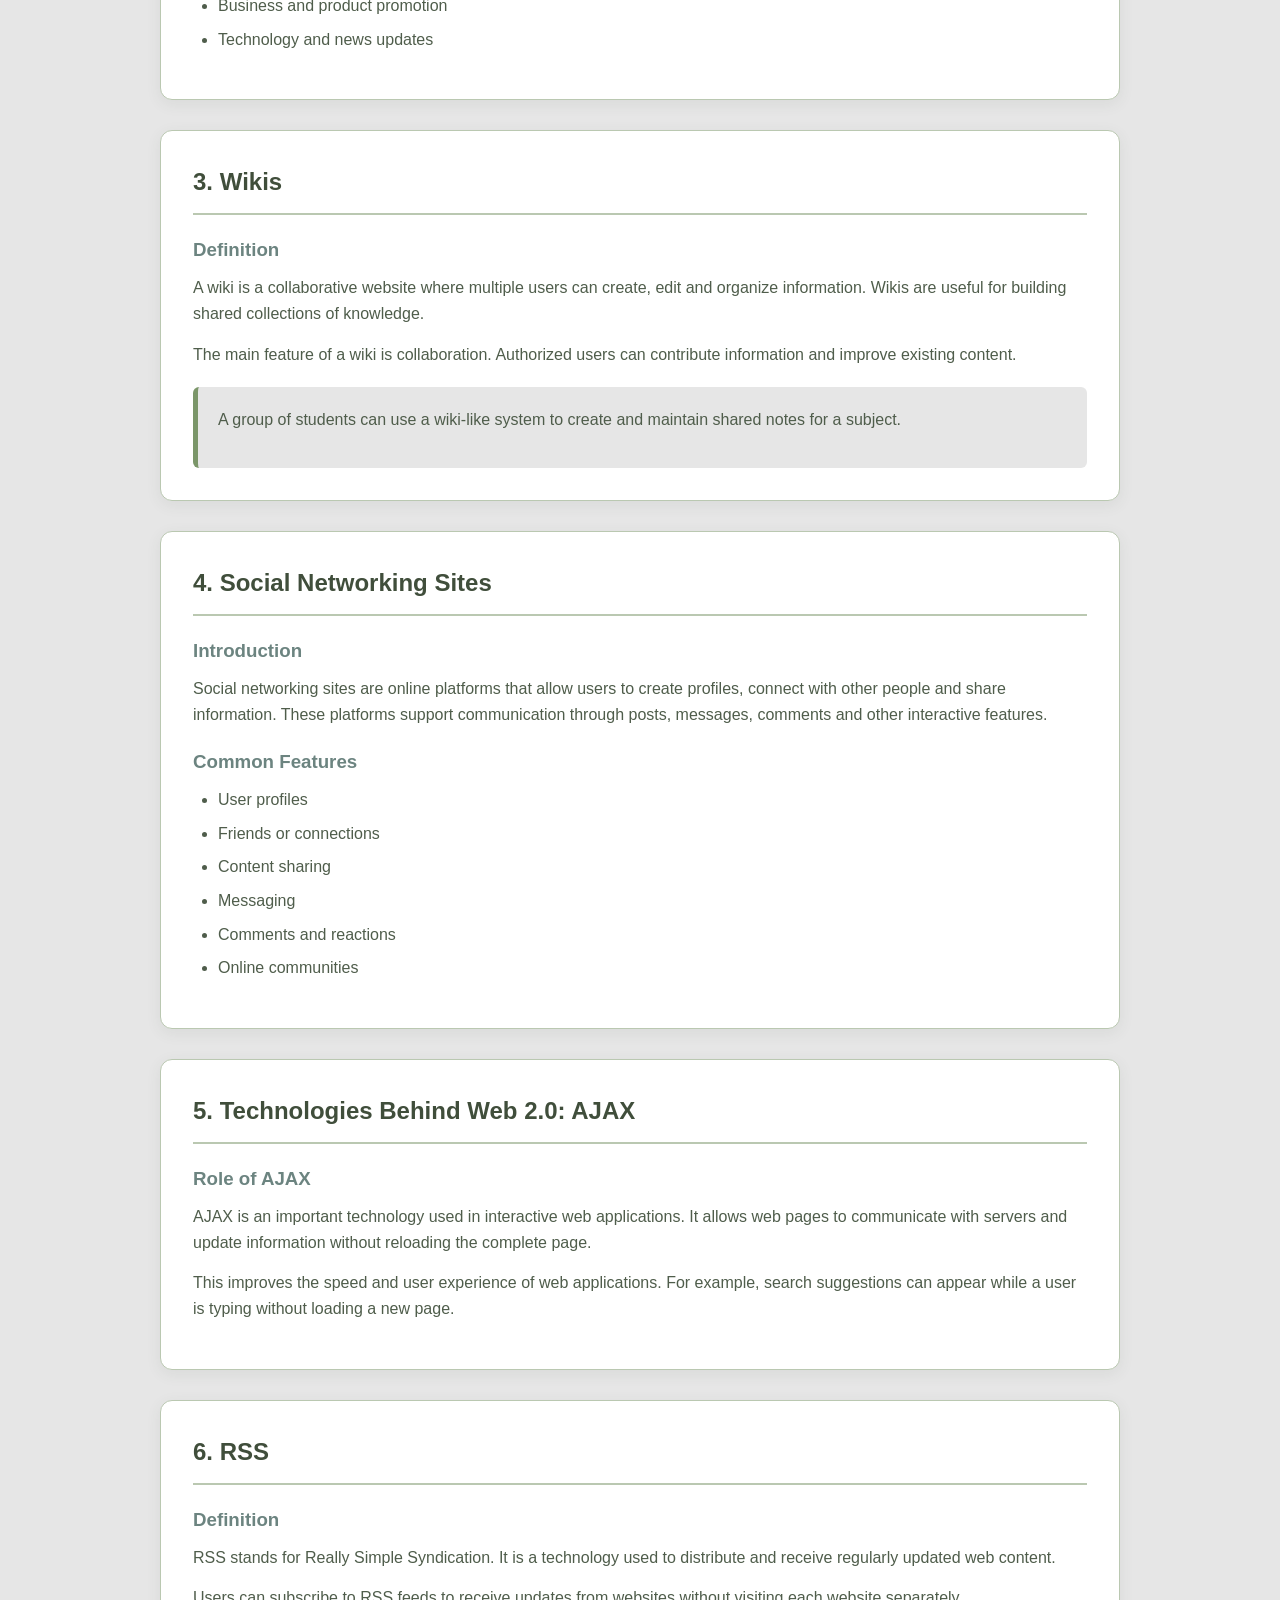
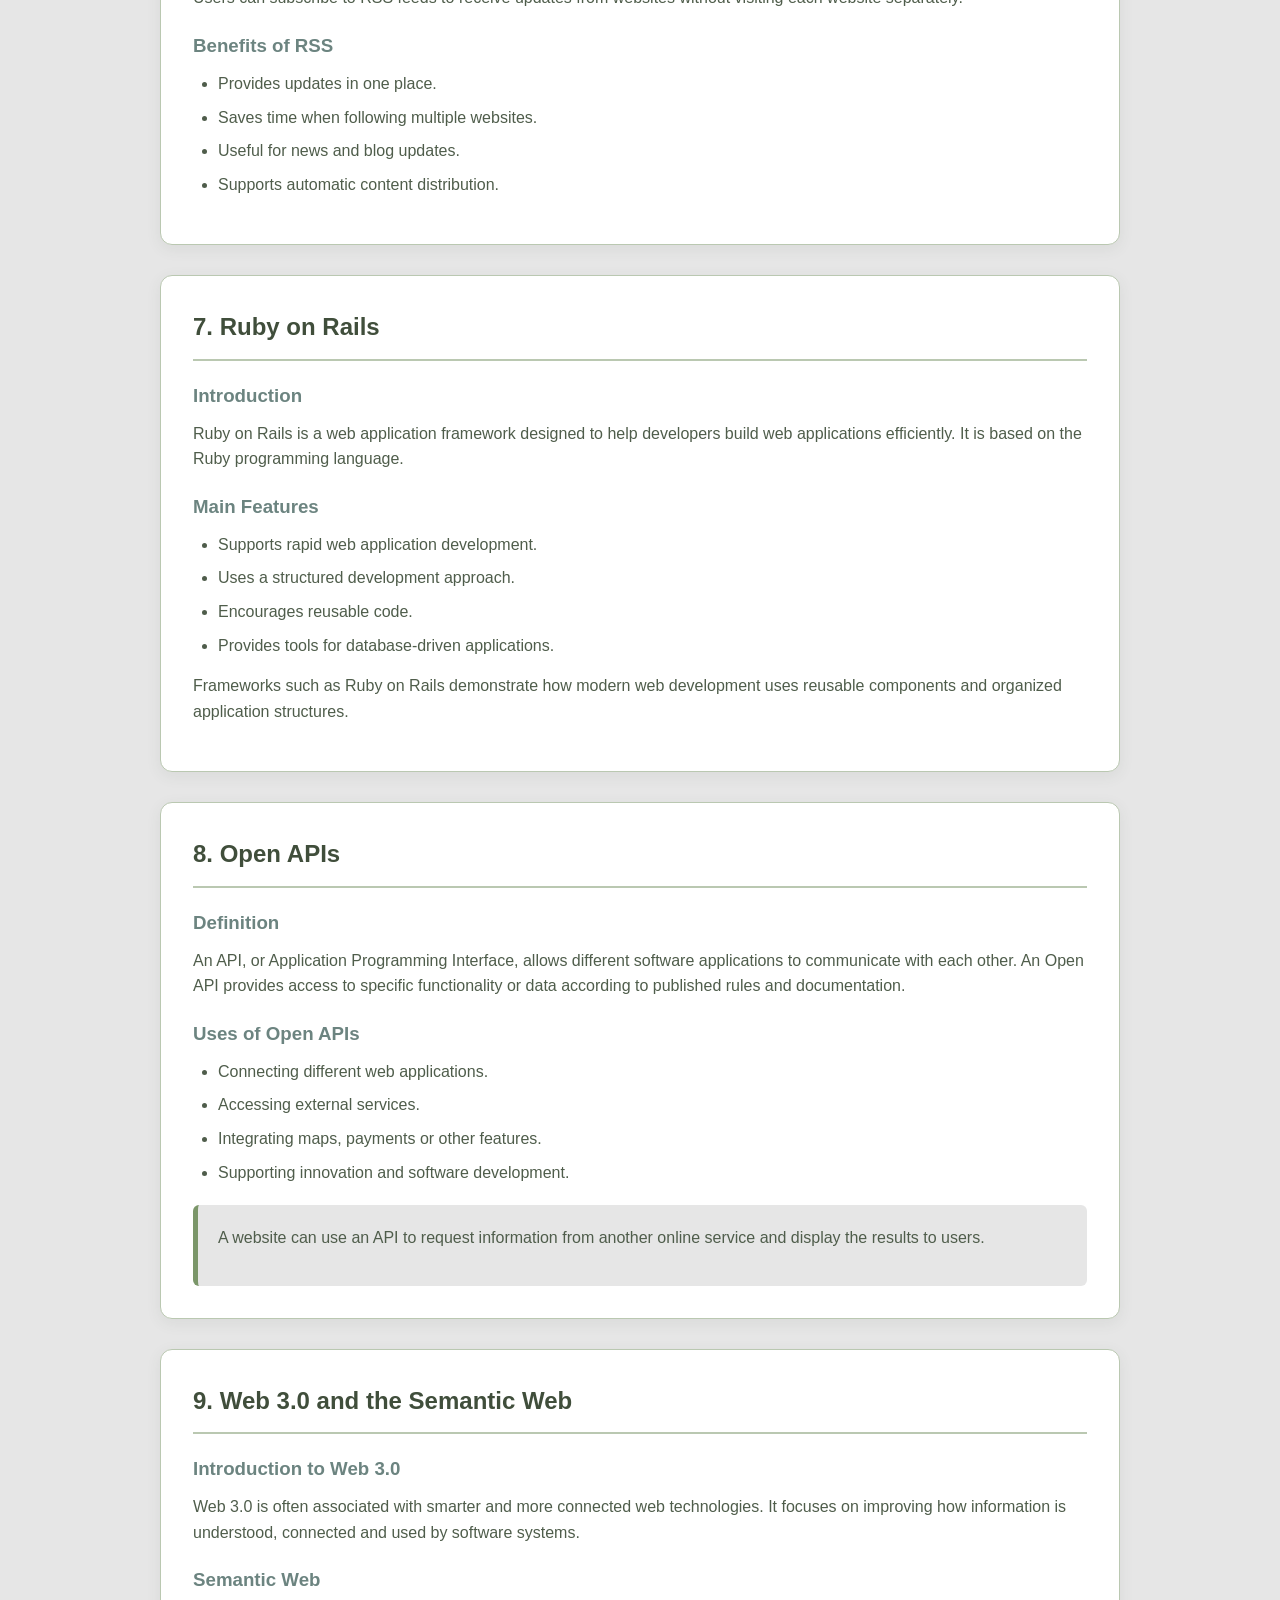
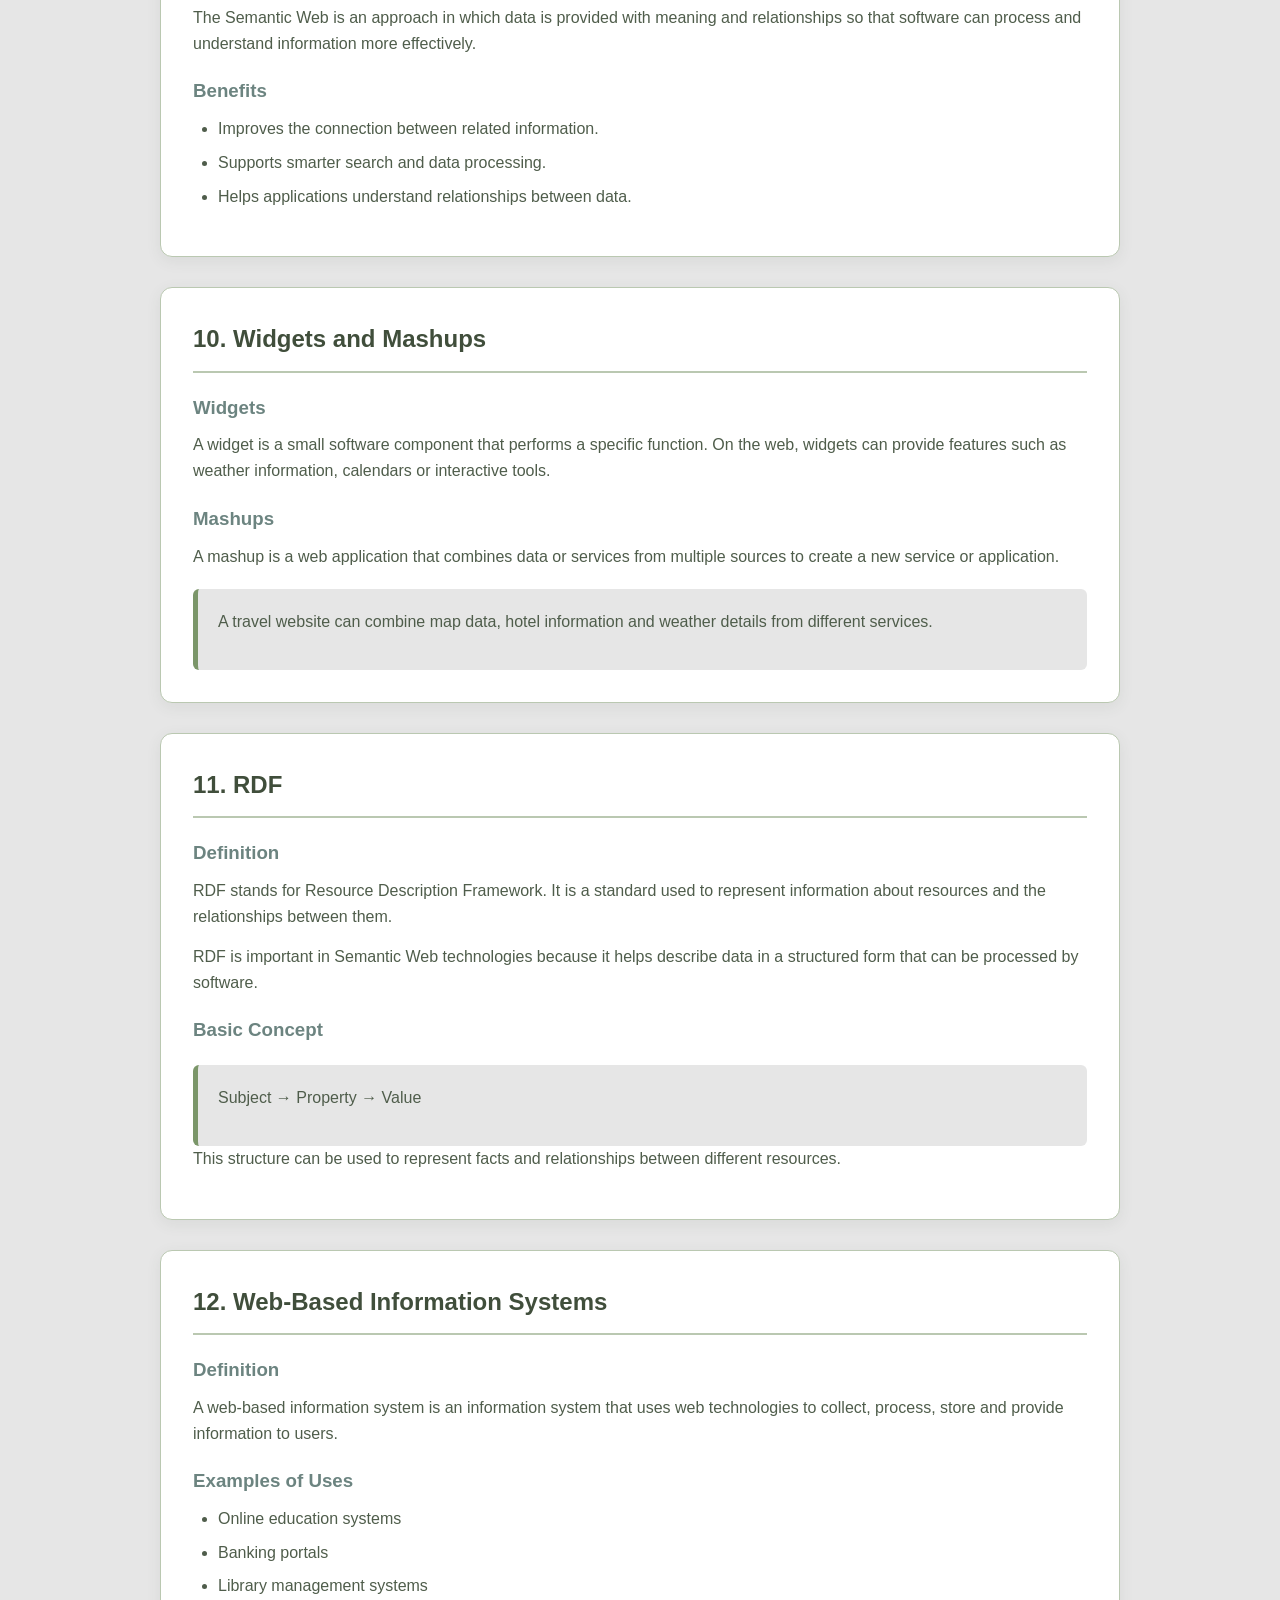
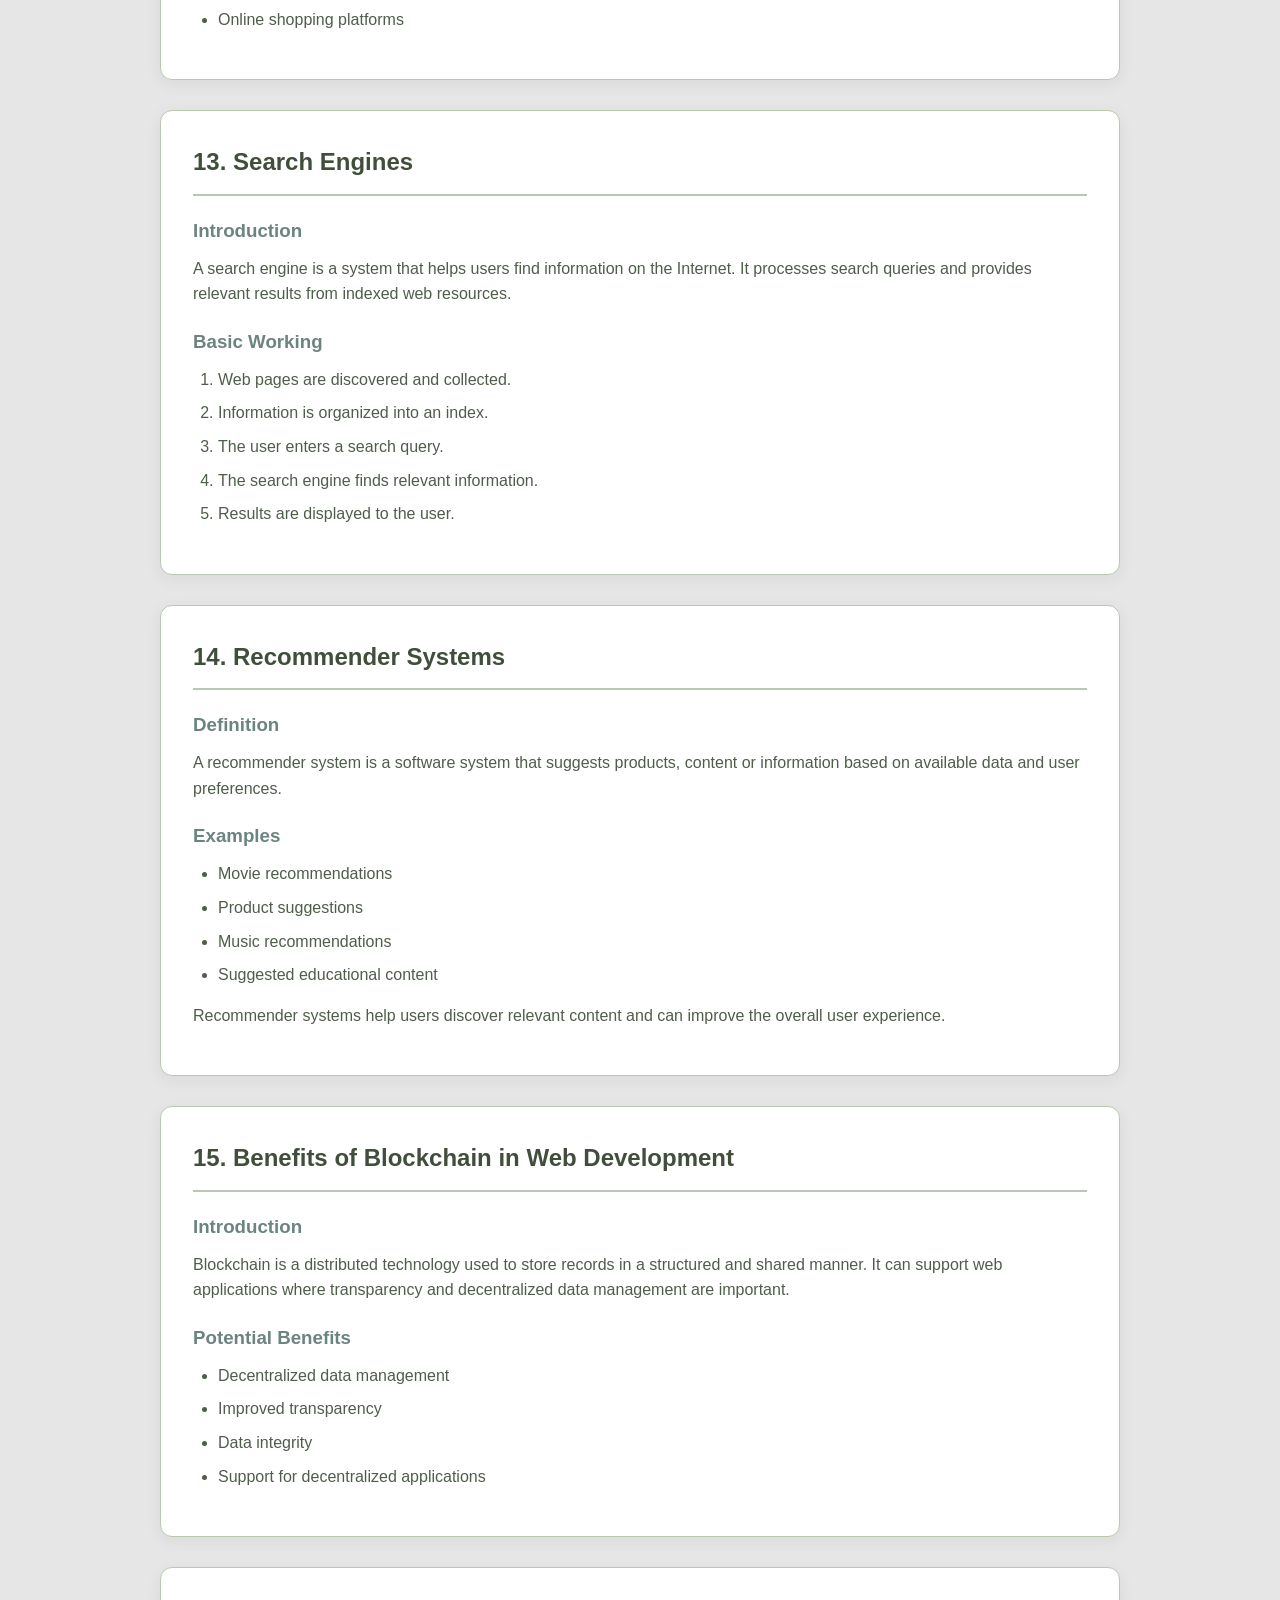
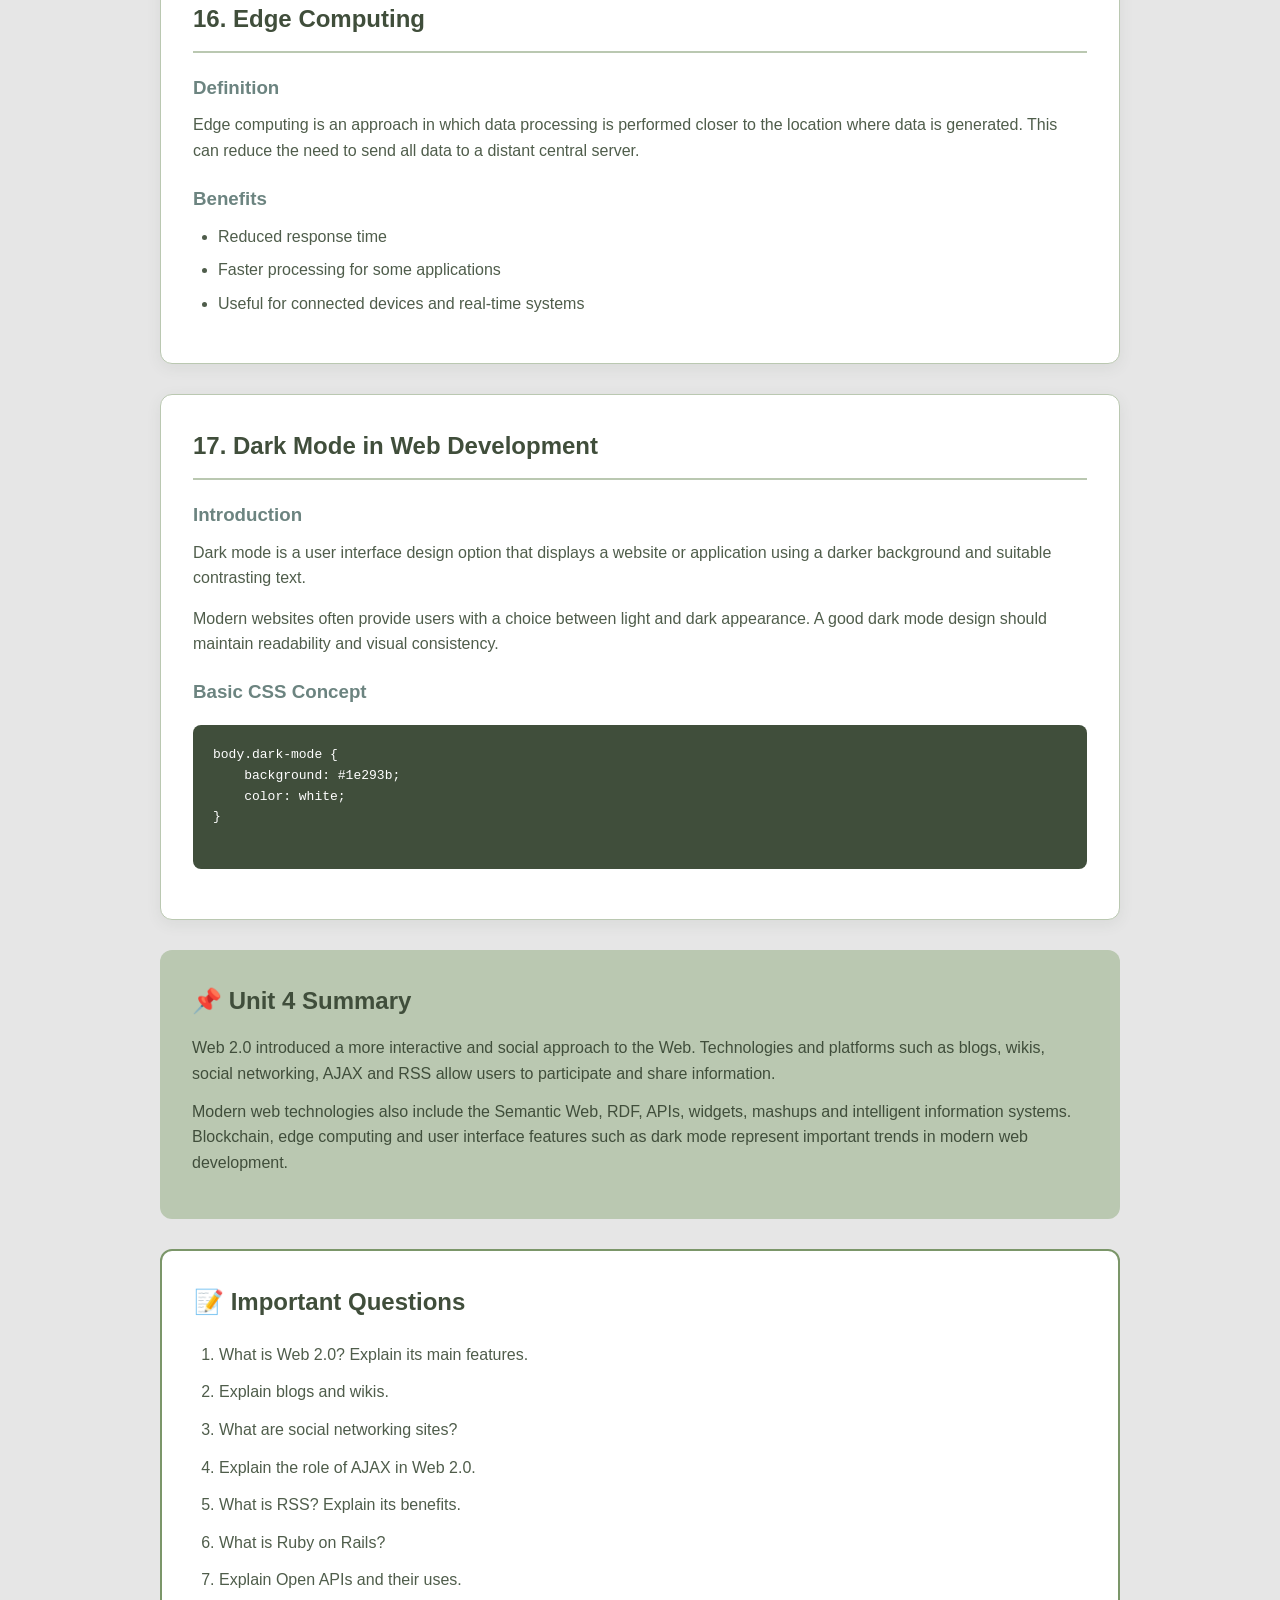
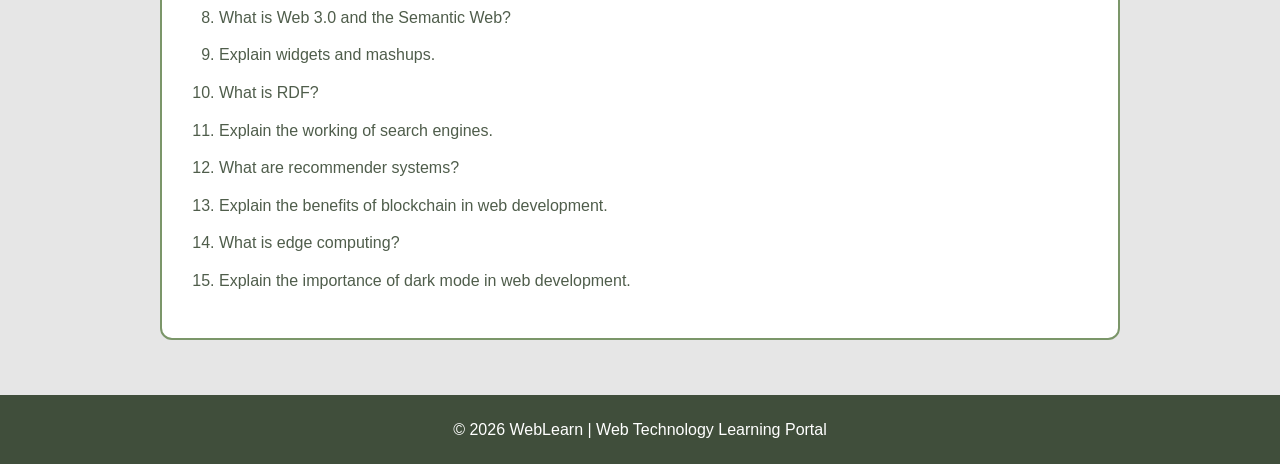
<file: unit4.html>
<!DOCTYPE html>
<html lang="en">

<head>
    <meta charset="UTF-8">
    <meta name="viewport" content="width=device-width, initial-scale=1.0">

    <title>Unit 4 Notes | WebLearn</title>

    <link rel="stylesheet" href="style.css">
</head>

<body>

    <!-- Navigation Bar -->
    <nav>
        <div class="logo">🌐 WebLearn</div>

        <ul>
            <li><a href="home.html">Home</a></li>
            <li><a href="syllabus.html">Syllabus</a></li>
            <li><a href="notes.html" class="active">Notes</a></li>
            <li><a href="index.html">Logout</a></li>
        </ul>
    </nav>


    <!-- Unit Header -->
    <section class="unit-header">

        <p class="small-title">WEB TECHNOLOGY - UNIT 4</p>

        <h1>Web 2.0 & Modern Web Technologies</h1>

        <p>
            Complete notes on Web 2.0, social and interactive web technologies,
            Web 3.0, semantic technologies and modern web trends.
        </p>

        <a href="notes.html" class="back-btn">← Back to All Units</a>

    </section>


    <!-- Notes Content -->
    <main class="notes-content">


        <!-- Topic 1 -->
        <article class="topic-section">

            <h2>1. Web 2.0</h2>

            <h3>Introduction</h3>

            <p>
                Web 2.0 refers to the second generation of web technologies
                that focuses on user interaction, participation and content
                sharing. Unlike early websites that mainly displayed static
                information, Web 2.0 applications allow users to create,
                share and interact with content.
            </p>

            <h3>Main Features of Web 2.0</h3>

            <ul>
                <li>User-generated content</li>
                <li>Interactive web applications</li>
                <li>Social networking</li>
                <li>Content sharing</li>
                <li>Collaboration between users</li>
                <li>Use of modern web technologies</li>
            </ul>

            <div class="example-box">
                <h3>Example</h3>
                <p>
                    A social media platform allows users to create profiles,
                    share posts, comment on content and interact with other
                    users. This type of participation is a major feature of
                    Web 2.0.
                </p>
            </div>

        </article>


        <!-- Topic 2 -->
        <article class="topic-section">

            <h2>2. Blogs</h2>

            <h3>Definition</h3>

            <p>
                A blog is a website or online platform where an individual or
                organization publishes articles, opinions, news or other
                information. Blog posts are usually displayed in a structured
                format and can be updated regularly.
            </p>

            <h3>Uses of Blogs</h3>

            <ul>
                <li>Sharing knowledge and information</li>
                <li>Publishing personal opinions</li>
                <li>Educational content</li>
                <li>Business and product promotion</li>
                <li>Technology and news updates</li>
            </ul>

        </article>


        <!-- Topic 3 -->
        <article class="topic-section">

            <h2>3. Wikis</h2>

            <h3>Definition</h3>

            <p>
                A wiki is a collaborative website where multiple users can
                create, edit and organize information. Wikis are useful for
                building shared collections of knowledge.
            </p>

            <p>
                The main feature of a wiki is collaboration. Authorized users
                can contribute information and improve existing content.
            </p>

            <div class="example-box">
                <p>
                    A group of students can use a wiki-like system to create
                    and maintain shared notes for a subject.
                </p>
            </div>

        </article>


        <!-- Topic 4 -->
        <article class="topic-section">

            <h2>4. Social Networking Sites</h2>

            <h3>Introduction</h3>

            <p>
                Social networking sites are online platforms that allow users
                to create profiles, connect with other people and share
                information. These platforms support communication through
                posts, messages, comments and other interactive features.
            </p>

            <h3>Common Features</h3>

            <ul>
                <li>User profiles</li>
                <li>Friends or connections</li>
                <li>Content sharing</li>
                <li>Messaging</li>
                <li>Comments and reactions</li>
                <li>Online communities</li>
            </ul>

        </article>


        <!-- Topic 5 -->
        <article class="topic-section">

            <h2>5. Technologies Behind Web 2.0: AJAX</h2>

            <h3>Role of AJAX</h3>

            <p>
                AJAX is an important technology used in interactive web
                applications. It allows web pages to communicate with servers
                and update information without reloading the complete page.
            </p>

            <p>
                This improves the speed and user experience of web
                applications. For example, search suggestions can appear while
                a user is typing without loading a new page.
            </p>

        </article>


        <!-- Topic 6 -->
        <article class="topic-section">

            <h2>6. RSS</h2>

            <h3>Definition</h3>

            <p>
                RSS stands for Really Simple Syndication. It is a technology
                used to distribute and receive regularly updated web content.
            </p>

            <p>
                Users can subscribe to RSS feeds to receive updates from
                websites without visiting each website separately.
            </p>

            <h3>Benefits of RSS</h3>

            <ul>
                <li>Provides updates in one place.</li>
                <li>Saves time when following multiple websites.</li>
                <li>Useful for news and blog updates.</li>
                <li>Supports automatic content distribution.</li>
            </ul>

        </article>


        <!-- Topic 7 -->
        <article class="topic-section">

            <h2>7. Ruby on Rails</h2>

            <h3>Introduction</h3>

            <p>
                Ruby on Rails is a web application framework designed to help
                developers build web applications efficiently. It is based on
                the Ruby programming language.
            </p>

            <h3>Main Features</h3>

            <ul>
                <li>Supports rapid web application development.</li>
                <li>Uses a structured development approach.</li>
                <li>Encourages reusable code.</li>
                <li>Provides tools for database-driven applications.</li>
            </ul>

            <p>
                Frameworks such as Ruby on Rails demonstrate how modern web
                development uses reusable components and organized application
                structures.
            </p>

        </article>


        <!-- Topic 8 -->
        <article class="topic-section">

            <h2>8. Open APIs</h2>

            <h3>Definition</h3>

            <p>
                An API, or Application Programming Interface, allows different
                software applications to communicate with each other. An Open
                API provides access to specific functionality or data according
                to published rules and documentation.
            </p>

            <h3>Uses of Open APIs</h3>

            <ul>
                <li>Connecting different web applications.</li>
                <li>Accessing external services.</li>
                <li>Integrating maps, payments or other features.</li>
                <li>Supporting innovation and software development.</li>
            </ul>

            <div class="example-box">
                <p>
                    A website can use an API to request information from
                    another online service and display the results to users.
                </p>
            </div>

        </article>


        <!-- Topic 9 -->
        <article class="topic-section">

            <h2>9. Web 3.0 and the Semantic Web</h2>

            <h3>Introduction to Web 3.0</h3>

            <p>
                Web 3.0 is often associated with smarter and more connected
                web technologies. It focuses on improving how information is
                understood, connected and used by software systems.
            </p>

            <h3>Semantic Web</h3>

            <p>
                The Semantic Web is an approach in which data is provided with
                meaning and relationships so that software can process and
                understand information more effectively.
            </p>

            <h3>Benefits</h3>

            <ul>
                <li>Improves the connection between related information.</li>
                <li>Supports smarter search and data processing.</li>
                <li>Helps applications understand relationships between data.</li>
            </ul>

        </article>


        <!-- Topic 10 -->
        <article class="topic-section">

            <h2>10. Widgets and Mashups</h2>

            <h3>Widgets</h3>

            <p>
                A widget is a small software component that performs a
                specific function. On the web, widgets can provide features
                such as weather information, calendars or interactive tools.
            </p>

            <h3>Mashups</h3>

            <p>
                A mashup is a web application that combines data or services
                from multiple sources to create a new service or application.
            </p>

            <div class="example-box">
                <p>
                    A travel website can combine map data, hotel information
                    and weather details from different services.
                </p>
            </div>

        </article>


        <!-- Topic 11 -->
        <article class="topic-section">

            <h2>11. RDF</h2>

            <h3>Definition</h3>

            <p>
                RDF stands for Resource Description Framework. It is a
                standard used to represent information about resources and the
                relationships between them.
            </p>

            <p>
                RDF is important in Semantic Web technologies because it helps
                describe data in a structured form that can be processed by
                software.
            </p>

            <h3>Basic Concept</h3>

            <div class="example-box">
                <p>
                    Subject → Property → Value
                </p>
            </div>

            <p>
                This structure can be used to represent facts and relationships
                between different resources.
            </p>

        </article>


        <!-- Topic 12 -->
        <article class="topic-section">

            <h2>12. Web-Based Information Systems</h2>

            <h3>Definition</h3>

            <p>
                A web-based information system is an information system that
                uses web technologies to collect, process, store and provide
                information to users.
            </p>

            <h3>Examples of Uses</h3>

            <ul>
                <li>Online education systems</li>
                <li>Banking portals</li>
                <li>Library management systems</li>
                <li>Online shopping platforms</li>
            </ul>

        </article>


        <!-- Topic 13 -->
        <article class="topic-section">

            <h2>13. Search Engines</h2>

            <h3>Introduction</h3>

            <p>
                A search engine is a system that helps users find information
                on the Internet. It processes search queries and provides
                relevant results from indexed web resources.
            </p>

            <h3>Basic Working</h3>

            <ol>
                <li>Web pages are discovered and collected.</li>
                <li>Information is organized into an index.</li>
                <li>The user enters a search query.</li>
                <li>The search engine finds relevant information.</li>
                <li>Results are displayed to the user.</li>
            </ol>

        </article>


        <!-- Topic 14 -->
        <article class="topic-section">

            <h2>14. Recommender Systems</h2>

            <h3>Definition</h3>

            <p>
                A recommender system is a software system that suggests
                products, content or information based on available data and
                user preferences.
            </p>

            <h3>Examples</h3>

            <ul>
                <li>Movie recommendations</li>
                <li>Product suggestions</li>
                <li>Music recommendations</li>
                <li>Suggested educational content</li>
            </ul>

            <p>
                Recommender systems help users discover relevant content and
                can improve the overall user experience.
            </p>

        </article>


        <!-- Topic 15 -->
        <article class="topic-section">

            <h2>15. Benefits of Blockchain in Web Development</h2>

            <h3>Introduction</h3>

            <p>
                Blockchain is a distributed technology used to store records
                in a structured and shared manner. It can support web
                applications where transparency and decentralized data
                management are important.
            </p>

            <h3>Potential Benefits</h3>

            <ul>
                <li>Decentralized data management</li>
                <li>Improved transparency</li>
                <li>Data integrity</li>
                <li>Support for decentralized applications</li>
            </ul>

        </article>


        <!-- Topic 16 -->
        <article class="topic-section">

            <h2>16. Edge Computing</h2>

            <h3>Definition</h3>

            <p>
                Edge computing is an approach in which data processing is
                performed closer to the location where data is generated.
                This can reduce the need to send all data to a distant central
                server.
            </p>

            <h3>Benefits</h3>

            <ul>
                <li>Reduced response time</li>
                <li>Faster processing for some applications</li>
                <li>Useful for connected devices and real-time systems</li>
            </ul>

        </article>


        <!-- Topic 17 -->
        <article class="topic-section">

            <h2>17. Dark Mode in Web Development</h2>

            <h3>Introduction</h3>

            <p>
                Dark mode is a user interface design option that displays a
                website or application using a darker background and suitable
                contrasting text.
            </p>

            <p>
                Modern websites often provide users with a choice between light
                and dark appearance. A good dark mode design should maintain
                readability and visual consistency.
            </p>

            <h3>Basic CSS Concept</h3>

            <pre class="code-box">
body.dark-mode {
    background: #1e293b;
    color: white;
}
            </pre>

        </article>


        <!-- Summary -->
        <article class="summary-section">

            <h2>📌 Unit 4 Summary</h2>

            <p>
                Web 2.0 introduced a more interactive and social approach to
                the Web. Technologies and platforms such as blogs, wikis,
                social networking, AJAX and RSS allow users to participate and
                share information.
            </p>

            <p>
                Modern web technologies also include the Semantic Web, RDF,
                APIs, widgets, mashups and intelligent information systems.
                Blockchain, edge computing and user interface features such as
                dark mode represent important trends in modern web development.
            </p>

        </article>


        <!-- Important Questions -->
        <article class="important-questions">

            <h2>📝 Important Questions</h2>

            <ol>
                <li>What is Web 2.0? Explain its main features.</li>
                <li>Explain blogs and wikis.</li>
                <li>What are social networking sites?</li>
                <li>Explain the role of AJAX in Web 2.0.</li>
                <li>What is RSS? Explain its benefits.</li>
                <li>What is Ruby on Rails?</li>
                <li>Explain Open APIs and their uses.</li>
                <li>What is Web 3.0 and the Semantic Web?</li>
                <li>Explain widgets and mashups.</li>
                <li>What is RDF?</li>
                <li>Explain the working of search engines.</li>
                <li>What are recommender systems?</li>
                <li>Explain the benefits of blockchain in web development.</li>
                <li>What is edge computing?</li>
                <li>Explain the importance of dark mode in web development.</li>
            </ol>

        </article>

    </main>


    <!-- Footer -->
    <footer>
        <p>© 2026 WebLearn | Web Technology Learning Portal</p>
    </footer>

    <script src="script.js"></script>

</body>
</html>
</file>
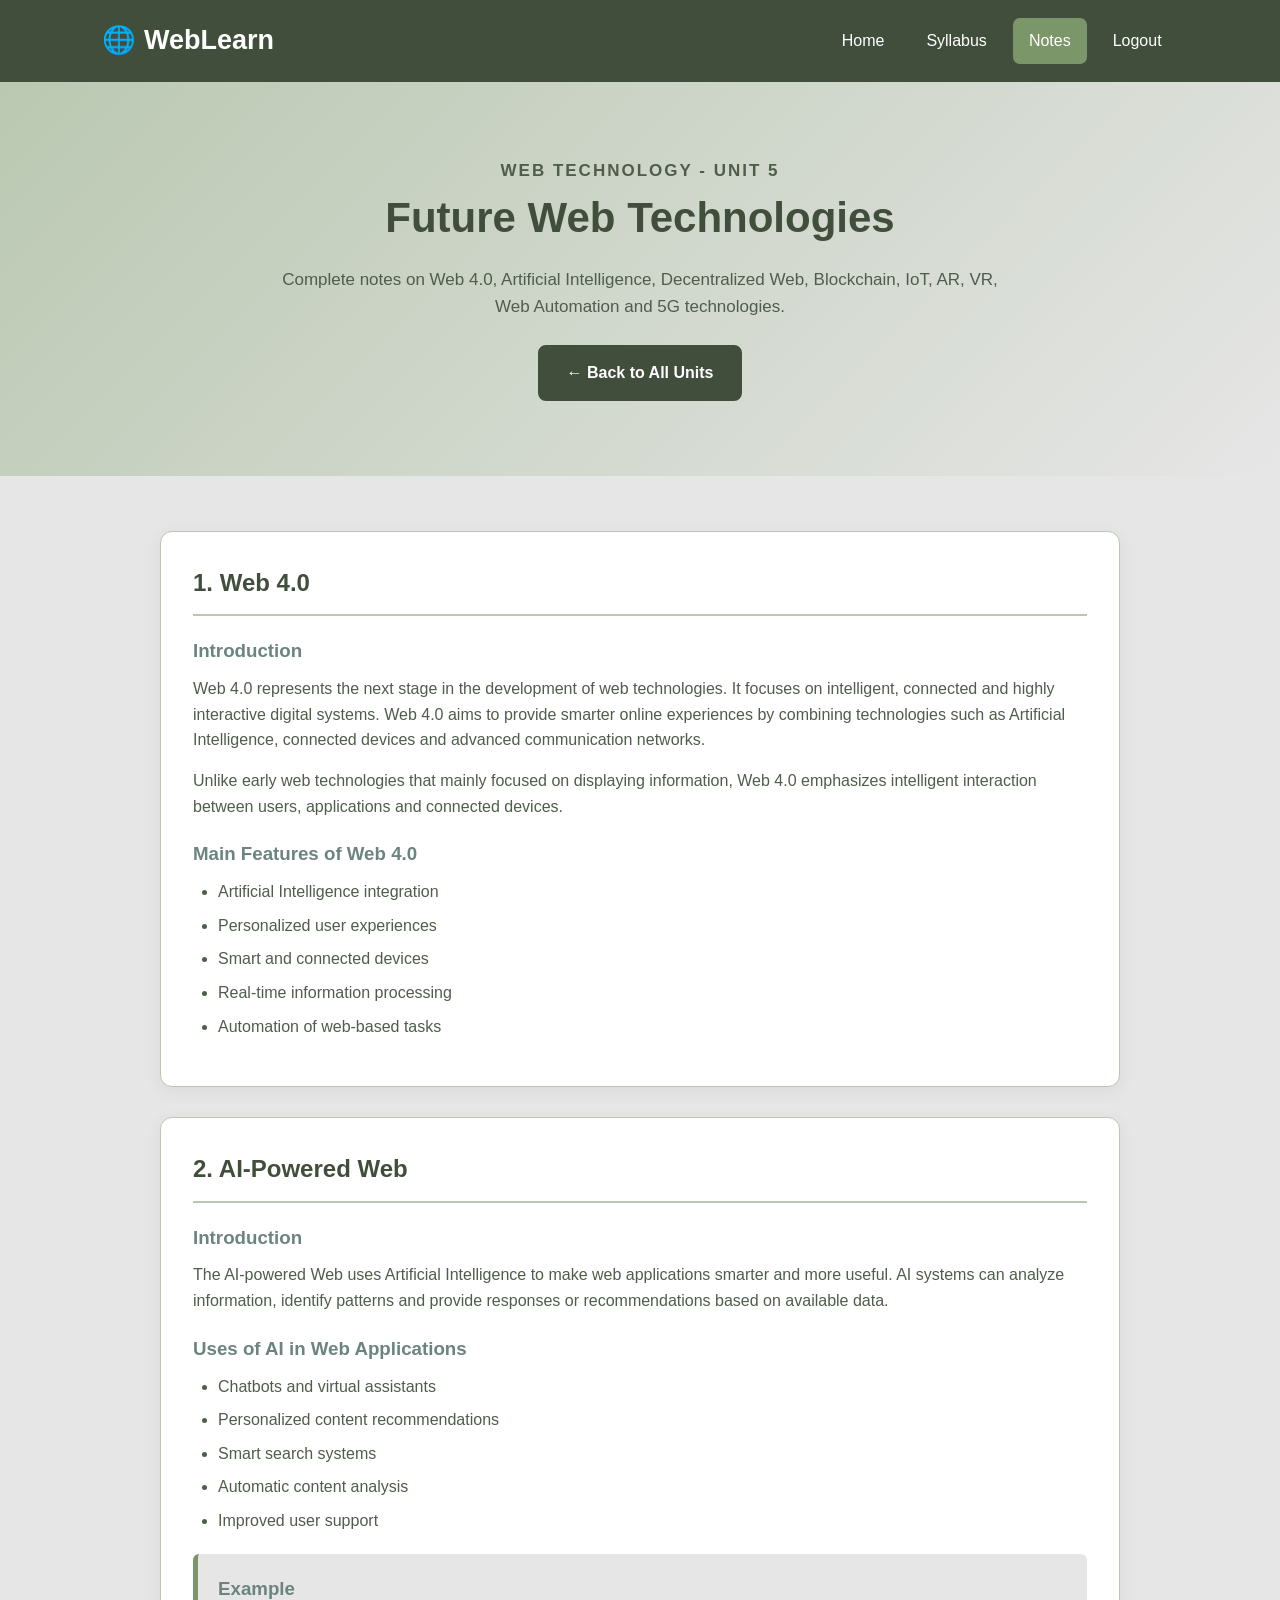
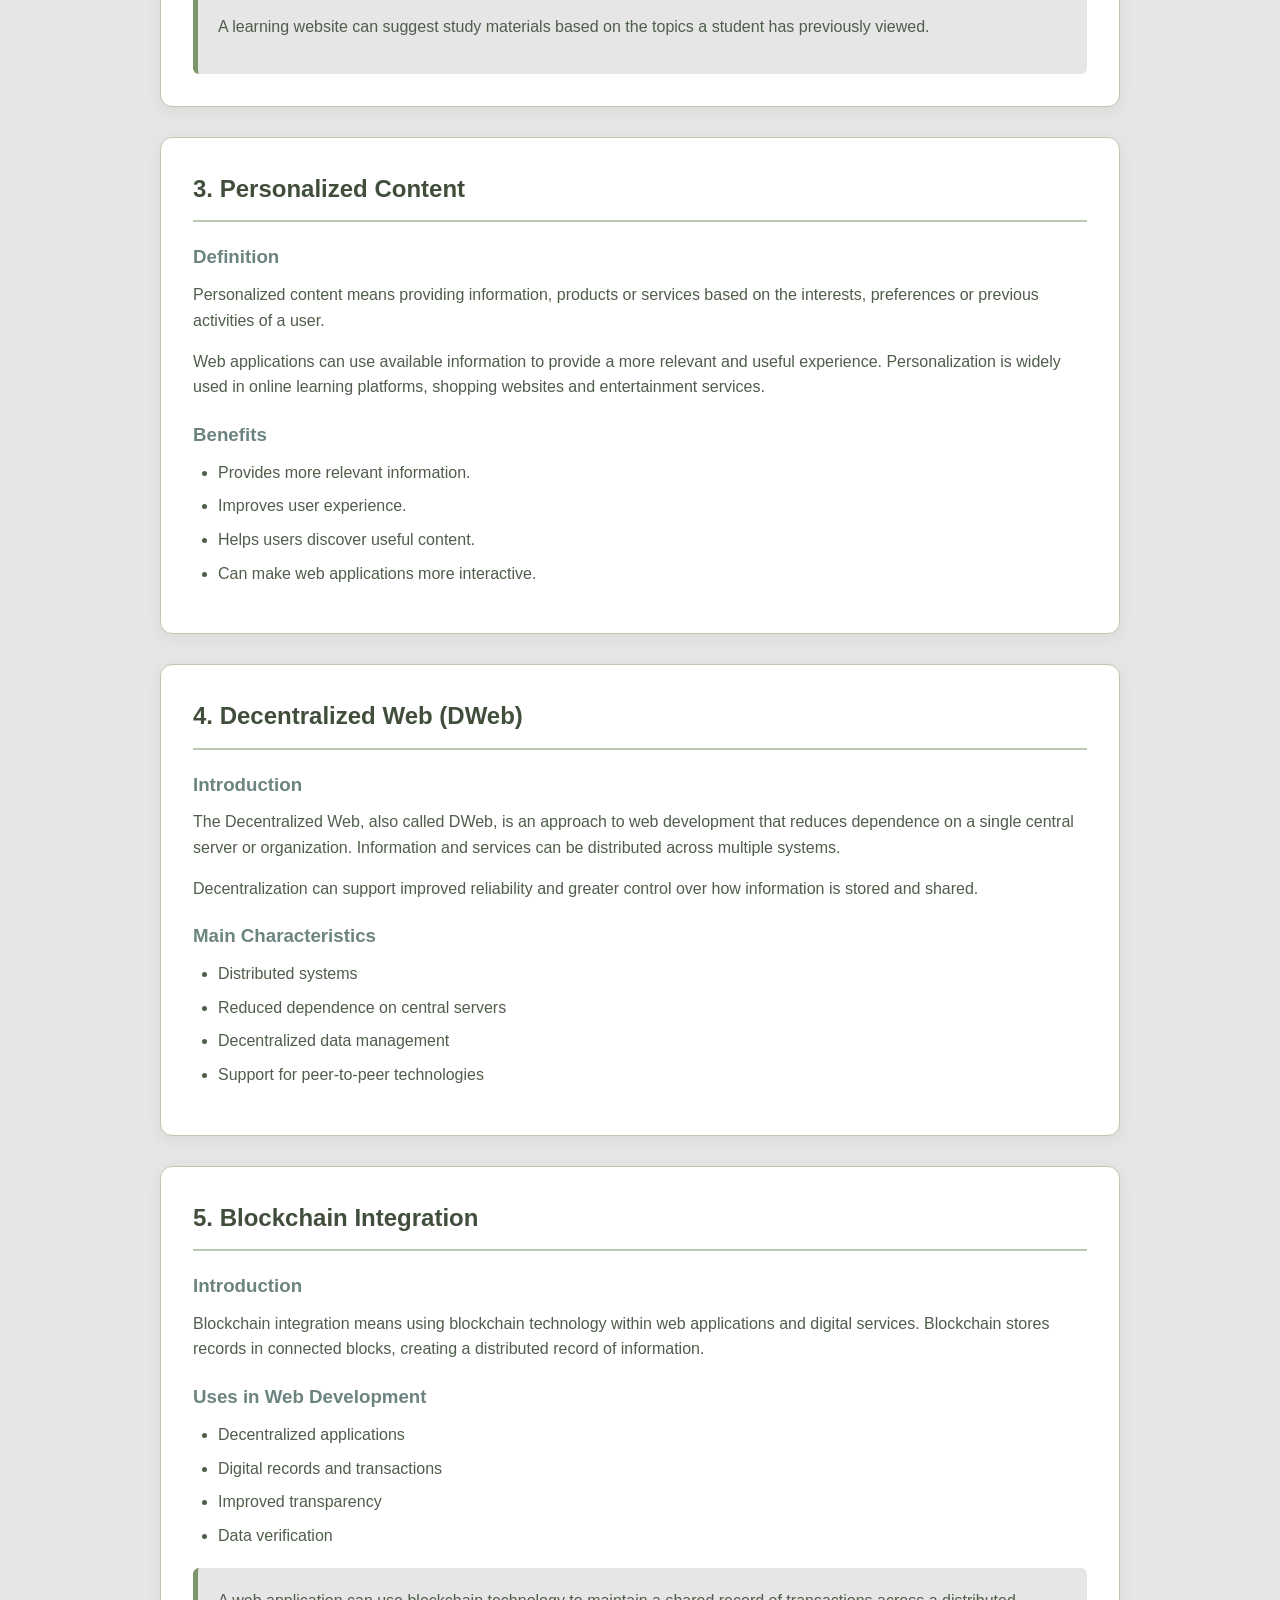
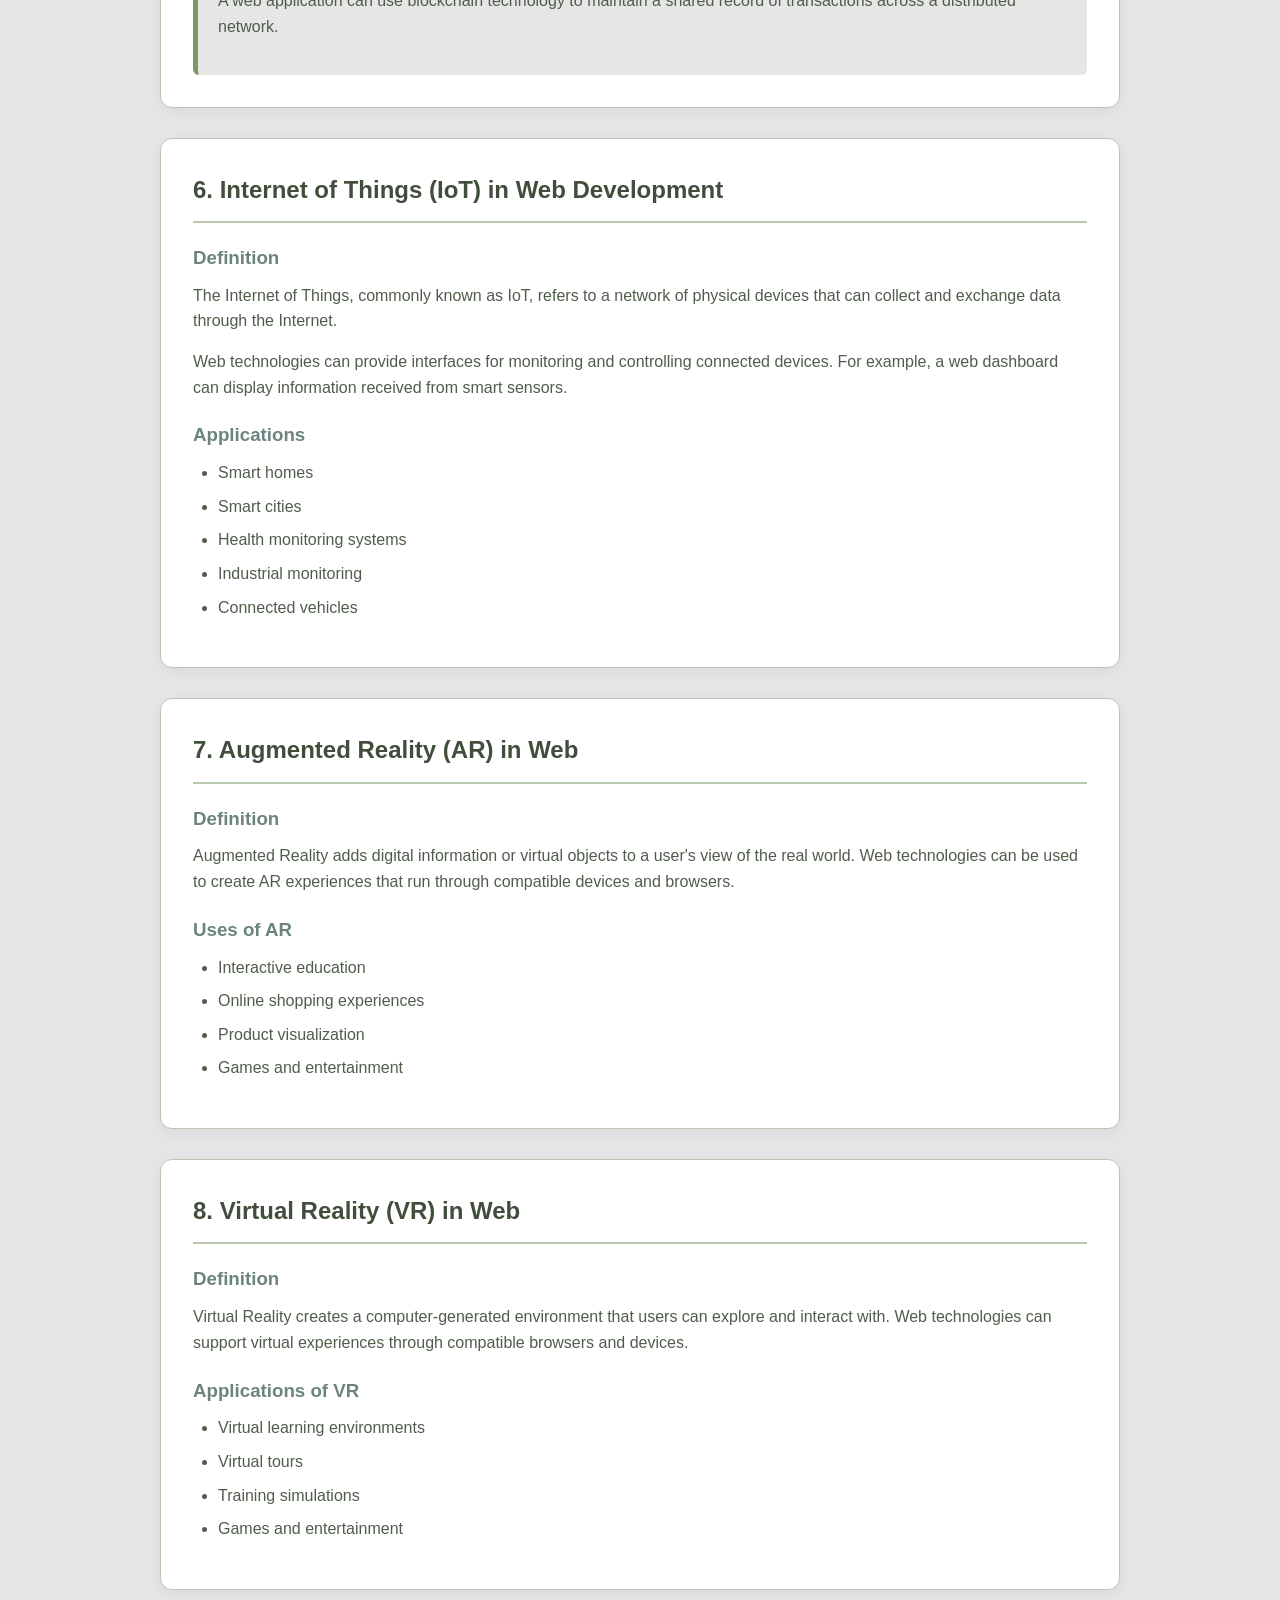
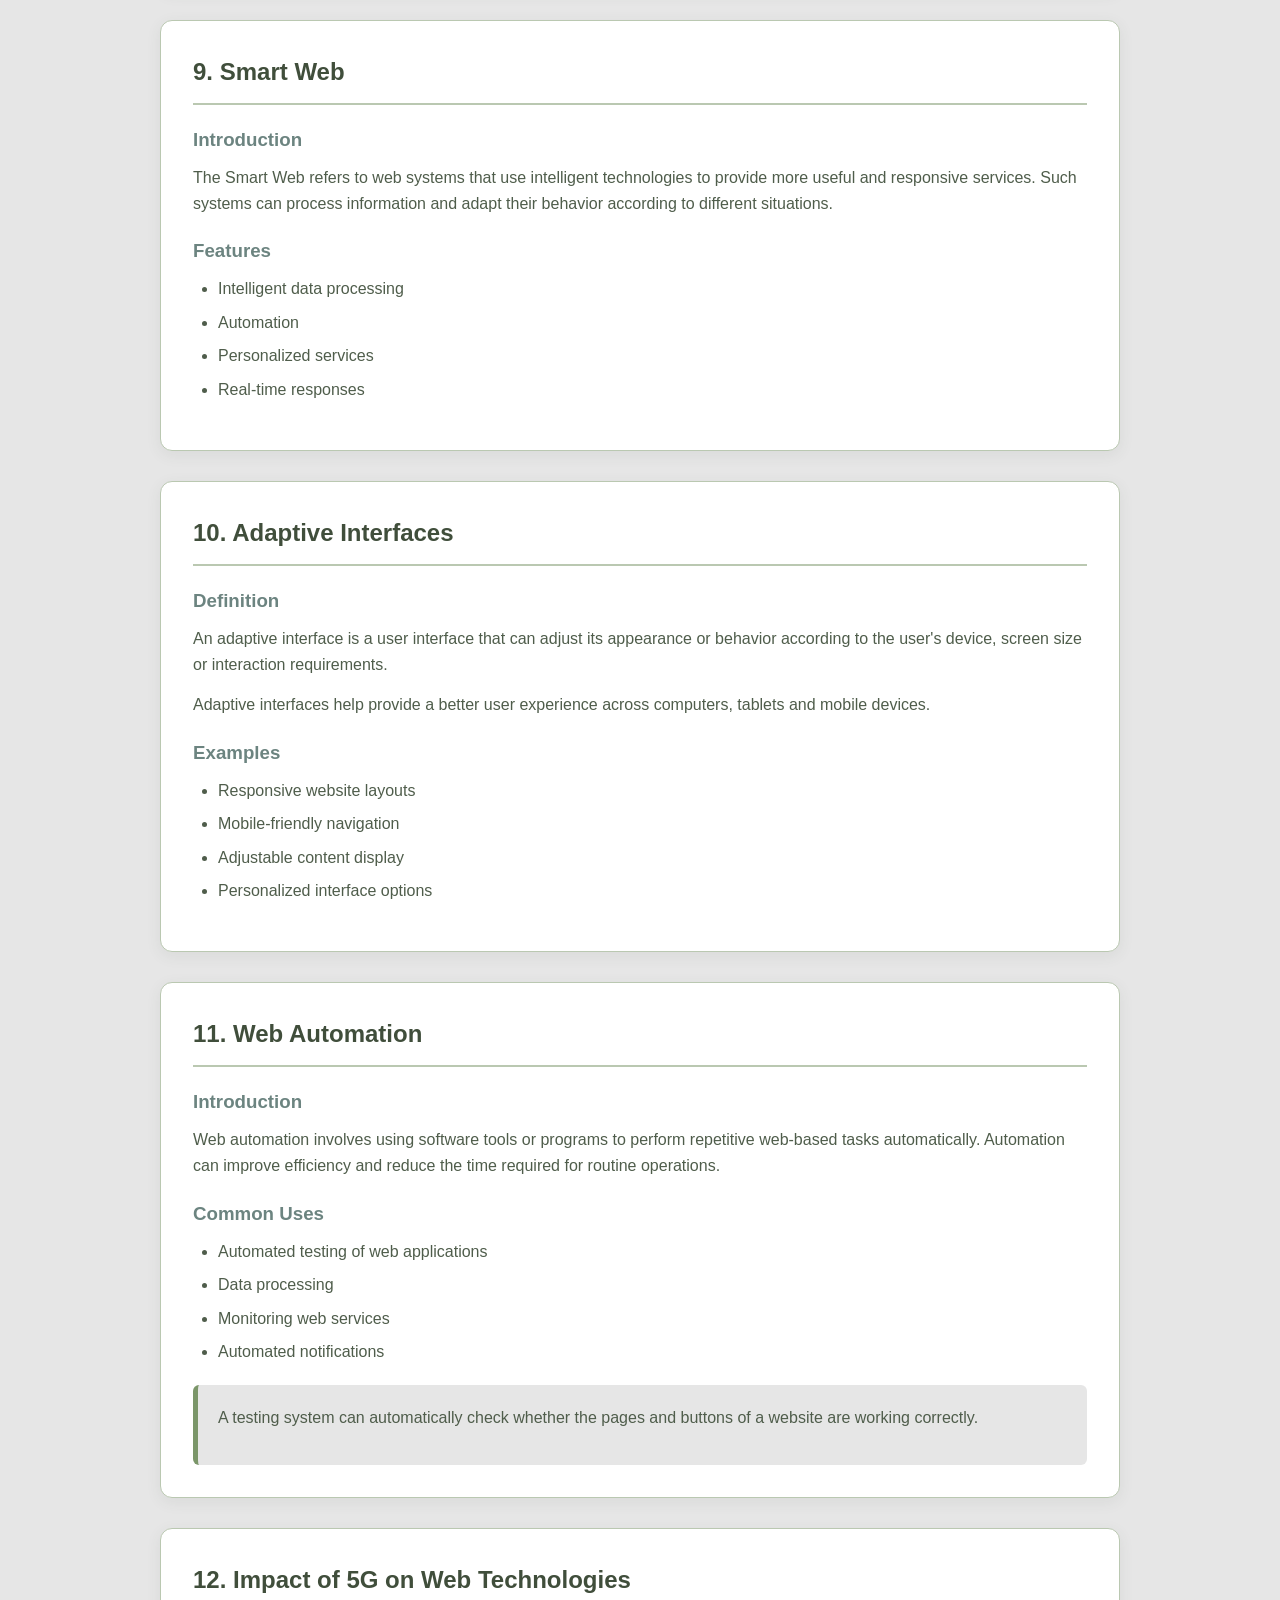
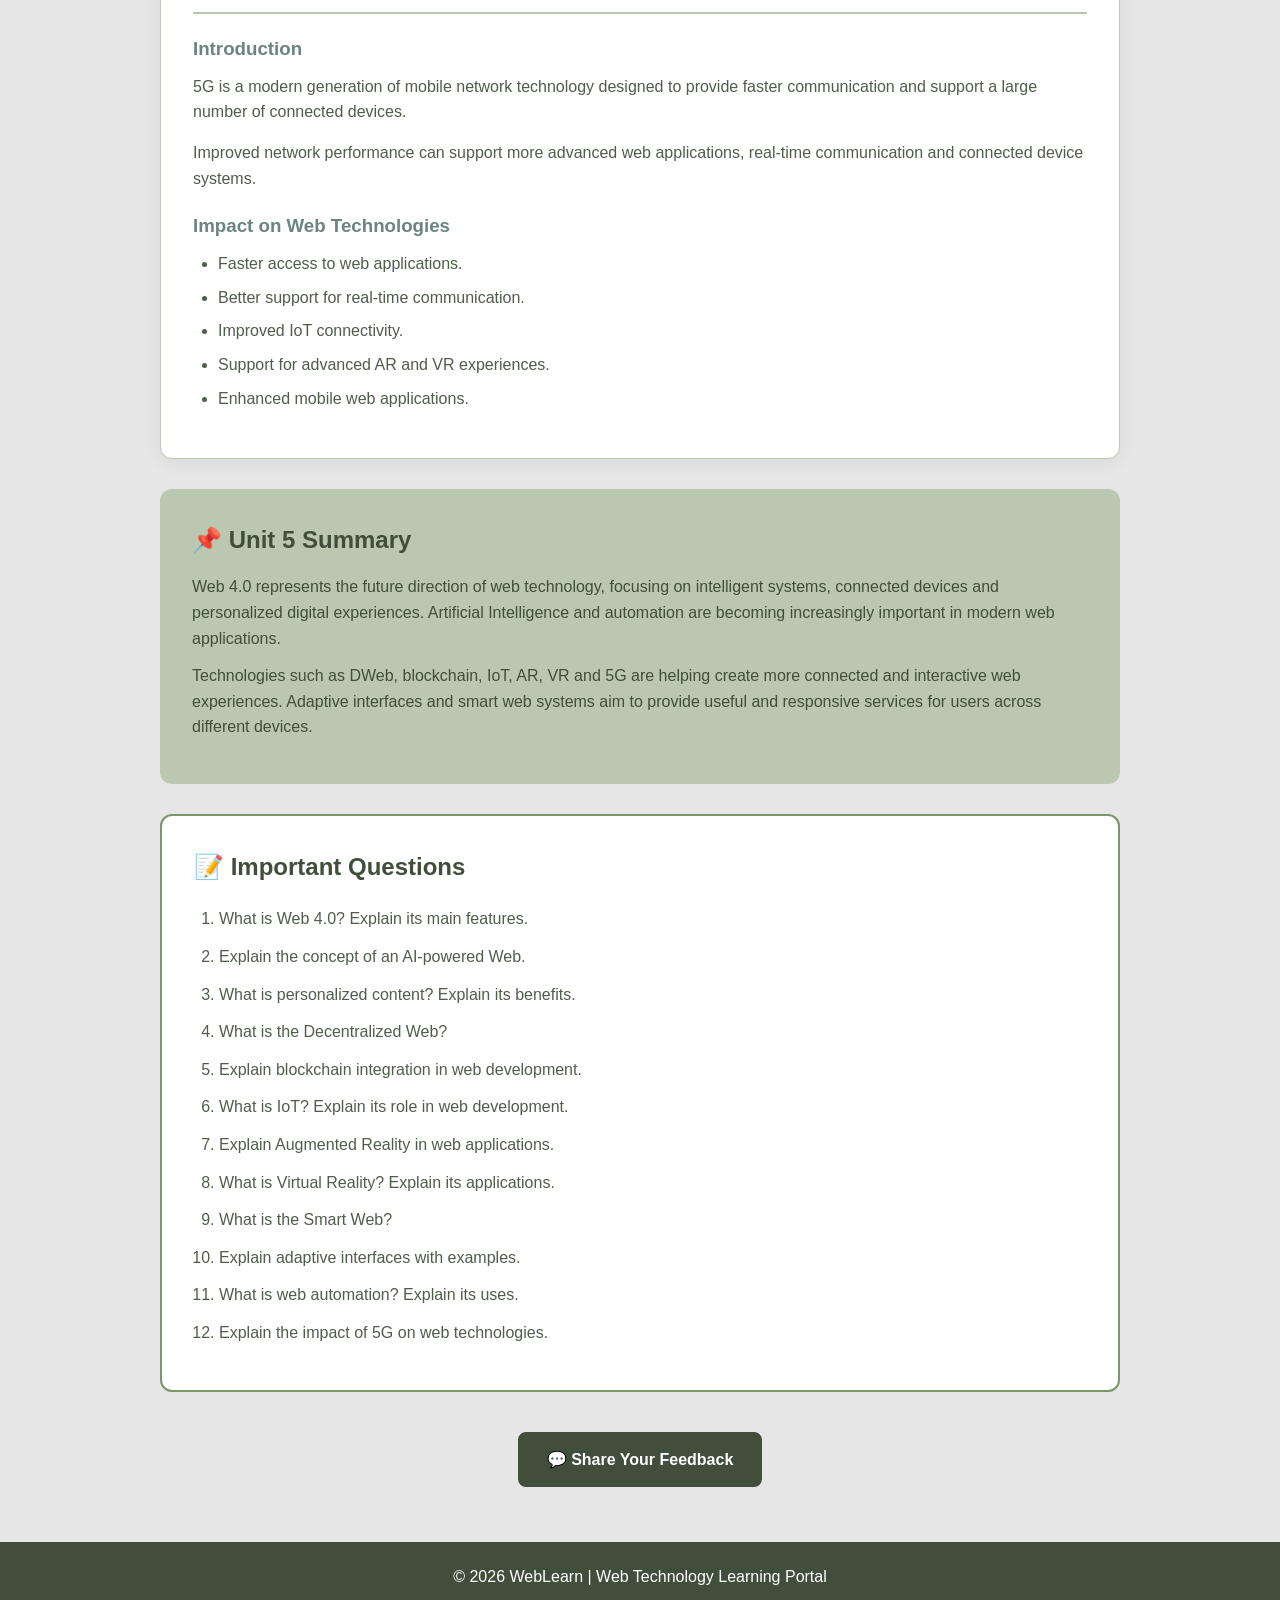
<file: unit5.html>
<!DOCTYPE html>
<html lang="en">

<head>
    <meta charset="UTF-8">
    <meta name="viewport" content="width=device-width, initial-scale=1.0">

    <title>Unit 5 Notes | WebLearn</title>

    <link rel="stylesheet" href="style.css">
</head>

<body>

    <!-- Navigation Bar -->
    <nav>
        <div class="logo">🌐 WebLearn</div>

        <ul>
            <li><a href="home.html">Home</a></li>
            <li><a href="syllabus.html">Syllabus</a></li>
            <li><a href="notes.html" class="active">Notes</a></li>
            <li><a href="index.html">Logout</a></li>
        </ul>
    </nav>


    <!-- Unit Header -->
    <section class="unit-header">

        <p class="small-title">WEB TECHNOLOGY - UNIT 5</p>

        <h1>Future Web Technologies</h1>

        <p>
            Complete notes on Web 4.0, Artificial Intelligence, Decentralized
            Web, Blockchain, IoT, AR, VR, Web Automation and 5G technologies.
        </p>

        <a href="notes.html" class="back-btn">← Back to All Units</a>

    </section>


    <!-- Notes Content -->
    <main class="notes-content">


        <!-- Topic 1 -->
        <article class="topic-section">

            <h2>1. Web 4.0</h2>

            <h3>Introduction</h3>

            <p>
                Web 4.0 represents the next stage in the development of web
                technologies. It focuses on intelligent, connected and highly
                interactive digital systems. Web 4.0 aims to provide smarter
                online experiences by combining technologies such as Artificial
                Intelligence, connected devices and advanced communication
                networks.
            </p>

            <p>
                Unlike early web technologies that mainly focused on displaying
                information, Web 4.0 emphasizes intelligent interaction between
                users, applications and connected devices.
            </p>

            <h3>Main Features of Web 4.0</h3>

            <ul>
                <li>Artificial Intelligence integration</li>
                <li>Personalized user experiences</li>
                <li>Smart and connected devices</li>
                <li>Real-time information processing</li>
                <li>Automation of web-based tasks</li>
            </ul>

        </article>


        <!-- Topic 2 -->
        <article class="topic-section">

            <h2>2. AI-Powered Web</h2>

            <h3>Introduction</h3>

            <p>
                The AI-powered Web uses Artificial Intelligence to make web
                applications smarter and more useful. AI systems can analyze
                information, identify patterns and provide responses or
                recommendations based on available data.
            </p>

            <h3>Uses of AI in Web Applications</h3>

            <ul>
                <li>Chatbots and virtual assistants</li>
                <li>Personalized content recommendations</li>
                <li>Smart search systems</li>
                <li>Automatic content analysis</li>
                <li>Improved user support</li>
            </ul>

            <div class="example-box">
                <h3>Example</h3>
                <p>
                    A learning website can suggest study materials based on the
                    topics a student has previously viewed.
                </p>
            </div>

        </article>


        <!-- Topic 3 -->
        <article class="topic-section">

            <h2>3. Personalized Content</h2>

            <h3>Definition</h3>

            <p>
                Personalized content means providing information, products or
                services based on the interests, preferences or previous
                activities of a user.
            </p>

            <p>
                Web applications can use available information to provide a
                more relevant and useful experience. Personalization is widely
                used in online learning platforms, shopping websites and
                entertainment services.
            </p>

            <h3>Benefits</h3>

            <ul>
                <li>Provides more relevant information.</li>
                <li>Improves user experience.</li>
                <li>Helps users discover useful content.</li>
                <li>Can make web applications more interactive.</li>
            </ul>

        </article>


        <!-- Topic 4 -->
        <article class="topic-section">

            <h2>4. Decentralized Web (DWeb)</h2>

            <h3>Introduction</h3>

            <p>
                The Decentralized Web, also called DWeb, is an approach to web
                development that reduces dependence on a single central server
                or organization. Information and services can be distributed
                across multiple systems.
            </p>

            <p>
                Decentralization can support improved reliability and greater
                control over how information is stored and shared.
            </p>

            <h3>Main Characteristics</h3>

            <ul>
                <li>Distributed systems</li>
                <li>Reduced dependence on central servers</li>
                <li>Decentralized data management</li>
                <li>Support for peer-to-peer technologies</li>
            </ul>

        </article>


        <!-- Topic 5 -->
        <article class="topic-section">

            <h2>5. Blockchain Integration</h2>

            <h3>Introduction</h3>

            <p>
                Blockchain integration means using blockchain technology within
                web applications and digital services. Blockchain stores
                records in connected blocks, creating a distributed record of
                information.
            </p>

            <h3>Uses in Web Development</h3>

            <ul>
                <li>Decentralized applications</li>
                <li>Digital records and transactions</li>
                <li>Improved transparency</li>
                <li>Data verification</li>
            </ul>

            <div class="example-box">
                <p>
                    A web application can use blockchain technology to maintain
                    a shared record of transactions across a distributed
                    network.
                </p>
            </div>

        </article>


        <!-- Topic 6 -->
        <article class="topic-section">

            <h2>6. Internet of Things (IoT) in Web Development</h2>

            <h3>Definition</h3>

            <p>
                The Internet of Things, commonly known as IoT, refers to a
                network of physical devices that can collect and exchange data
                through the Internet.
            </p>

            <p>
                Web technologies can provide interfaces for monitoring and
                controlling connected devices. For example, a web dashboard
                can display information received from smart sensors.
            </p>

            <h3>Applications</h3>

            <ul>
                <li>Smart homes</li>
                <li>Smart cities</li>
                <li>Health monitoring systems</li>
                <li>Industrial monitoring</li>
                <li>Connected vehicles</li>
            </ul>

        </article>


        <!-- Topic 7 -->
        <article class="topic-section">

            <h2>7. Augmented Reality (AR) in Web</h2>

            <h3>Definition</h3>

            <p>
                Augmented Reality adds digital information or virtual objects
                to a user's view of the real world. Web technologies can be
                used to create AR experiences that run through compatible
                devices and browsers.
            </p>

            <h3>Uses of AR</h3>

            <ul>
                <li>Interactive education</li>
                <li>Online shopping experiences</li>
                <li>Product visualization</li>
                <li>Games and entertainment</li>
            </ul>

        </article>


        <!-- Topic 8 -->
        <article class="topic-section">

            <h2>8. Virtual Reality (VR) in Web</h2>

            <h3>Definition</h3>

            <p>
                Virtual Reality creates a computer-generated environment that
                users can explore and interact with. Web technologies can
                support virtual experiences through compatible browsers and
                devices.
            </p>

            <h3>Applications of VR</h3>

            <ul>
                <li>Virtual learning environments</li>
                <li>Virtual tours</li>
                <li>Training simulations</li>
                <li>Games and entertainment</li>
            </ul>

        </article>


        <!-- Topic 9 -->
        <article class="topic-section">

            <h2>9. Smart Web</h2>

            <h3>Introduction</h3>

            <p>
                The Smart Web refers to web systems that use intelligent
                technologies to provide more useful and responsive services.
                Such systems can process information and adapt their behavior
                according to different situations.
            </p>

            <h3>Features</h3>

            <ul>
                <li>Intelligent data processing</li>
                <li>Automation</li>
                <li>Personalized services</li>
                <li>Real-time responses</li>
            </ul>

        </article>


        <!-- Topic 10 -->
        <article class="topic-section">

            <h2>10. Adaptive Interfaces</h2>

            <h3>Definition</h3>

            <p>
                An adaptive interface is a user interface that can adjust its
                appearance or behavior according to the user's device, screen
                size or interaction requirements.
            </p>

            <p>
                Adaptive interfaces help provide a better user experience
                across computers, tablets and mobile devices.
            </p>

            <h3>Examples</h3>

            <ul>
                <li>Responsive website layouts</li>
                <li>Mobile-friendly navigation</li>
                <li>Adjustable content display</li>
                <li>Personalized interface options</li>
            </ul>

        </article>


        <!-- Topic 11 -->
        <article class="topic-section">

            <h2>11. Web Automation</h2>

            <h3>Introduction</h3>

            <p>
                Web automation involves using software tools or programs to
                perform repetitive web-based tasks automatically. Automation
                can improve efficiency and reduce the time required for
                routine operations.
            </p>

            <h3>Common Uses</h3>

            <ul>
                <li>Automated testing of web applications</li>
                <li>Data processing</li>
                <li>Monitoring web services</li>
                <li>Automated notifications</li>
            </ul>

            <div class="example-box">
                <p>
                    A testing system can automatically check whether the pages
                    and buttons of a website are working correctly.
                </p>
            </div>

        </article>


        <!-- Topic 12 -->
        <article class="topic-section">

            <h2>12. Impact of 5G on Web Technologies</h2>

            <h3>Introduction</h3>

            <p>
                5G is a modern generation of mobile network technology
                designed to provide faster communication and support a large
                number of connected devices.
            </p>

            <p>
                Improved network performance can support more advanced web
                applications, real-time communication and connected device
                systems.
            </p>

            <h3>Impact on Web Technologies</h3>

            <ul>
                <li>Faster access to web applications.</li>
                <li>Better support for real-time communication.</li>
                <li>Improved IoT connectivity.</li>
                <li>Support for advanced AR and VR experiences.</li>
                <li>Enhanced mobile web applications.</li>
            </ul>

        </article>


        <!-- Summary -->
        <article class="summary-section">

            <h2>📌 Unit 5 Summary</h2>

            <p>
                Web 4.0 represents the future direction of web technology,
                focusing on intelligent systems, connected devices and
                personalized digital experiences. Artificial Intelligence and
                automation are becoming increasingly important in modern web
                applications.
            </p>

            <p>
                Technologies such as DWeb, blockchain, IoT, AR, VR and 5G are
                helping create more connected and interactive web experiences.
                Adaptive interfaces and smart web systems aim to provide
                useful and responsive services for users across different
                devices.
            </p>

        </article>


        <!-- Important Questions -->
        <article class="important-questions">

            <h2>📝 Important Questions</h2>

            <ol>
                <li>What is Web 4.0? Explain its main features.</li>
                <li>Explain the concept of an AI-powered Web.</li>
                <li>What is personalized content? Explain its benefits.</li>
                <li>What is the Decentralized Web?</li>
                <li>Explain blockchain integration in web development.</li>
                <li>What is IoT? Explain its role in web development.</li>
                <li>Explain Augmented Reality in web applications.</li>
                <li>What is Virtual Reality? Explain its applications.</li>
                <li>What is the Smart Web?</li>
                <li>Explain adaptive interfaces with examples.</li>
                <li>What is web automation? Explain its uses.</li>
                <li>Explain the impact of 5G on web technologies.</li>
            </ol>

        </article>


        <!-- Feedback Button -->
        <div style="text-align: center; margin: 40px 0;">
            <a href="feedback.html" class="primary-btn">
                💬 Share Your Feedback
            </a>
        </div>

    </main>


    <!-- Footer -->
    <footer>
        <p>© 2026 WebLearn | Web Technology Learning Portal</p>
    </footer>

    <script src="script.js"></script>

</body>
</html>
</file>
<file: style.css>
/* =========================================
   WEBLEARN - COMPLETE STYLE SHEET
   Dark Green & Sage Green Theme
========================================= */


/* =========================================
   1. GENERAL SETTINGS
========================================= */

* {
    margin: 0;
    padding: 0;
    box-sizing: border-box;
}

html {
    scroll-behavior: smooth;
}

body {
    font-family: Arial, sans-serif;
    background-color: #E6E6E6;
    color: #404E3B;
    line-height: 1.6;
}


/* =========================================
   2. NAVIGATION BAR
========================================= */

nav {
    width: 100%;
    background-color: #404E3B;
    display: flex;
    justify-content: space-between;
    align-items: center;
    padding: 18px 8%;
    box-shadow: 0 3px 12px rgba(64, 78, 59, 0.25);
}

.logo {
    color: #ffffff;
    font-size: 27px;
    font-weight: bold;
}

nav ul {
    display: flex;
    align-items: center;
    list-style: none;
    gap: 10px;
}

nav ul li a {
    display: block;
    color: #ffffff;
    text-decoration: none;
    font-size: 16px;
    font-weight: 500;
    padding: 10px 16px;
    border-radius: 7px;
    transition: 0.3s;
}

nav ul li a:hover,
nav ul li a.active {
    background-color: #7B9669;
    color: #ffffff;
}


/* =========================================
   3. HOME PAGE
========================================= */

.home {
    min-height: 540px;
    display: flex;
    justify-content: center;
    align-items: center;
    text-align: center;
    padding: 80px 20px;
    background: linear-gradient(135deg, #E6E6E6, #BAC8B1);
}

.home-content {
    max-width: 850px;
}

.small-title {
    color: #404E3B;
    font-size: 15px;
    font-weight: bold;
    letter-spacing: 2px;
    margin-bottom: 16px;
}

.home-content h1 {
    color: #404E3B;
    font-size: 52px;
    line-height: 1.2;
    margin-bottom: 22px;
}

.home-content p:not(.small-title) {
    max-width: 700px;
    margin: 0 auto 32px;
    color: #4f5d4b;
    font-size: 18px;
}


/* =========================================
   4. BUTTONS
========================================= */

.home-buttons {
    display: flex;
    justify-content: center;
    align-items: center;
    gap: 18px;
    flex-wrap: wrap;
}

.primary-btn,
.secondary-btn,
.note-btn,
.back-btn,
.btn {
    display: inline-block;
    padding: 13px 27px;
    border-radius: 8px;
    text-decoration: none;
    font-size: 16px;
    font-weight: 600;
    transition: all 0.3s ease;
}

.primary-btn,
.note-btn,
.back-btn,
.btn {
    background-color: #404E3B;
    color: #ffffff;
    border: 2px solid #404E3B;
}

.primary-btn:hover,
.note-btn:hover,
.back-btn:hover,
.btn:hover {
    background-color: #7B9669;
    border-color: #7B9669;
    transform: translateY(-3px);
    box-shadow: 0 8px 18px rgba(64, 78, 59, 0.2);
}

.secondary-btn {
    background-color: transparent;
    color: #404E3B;
    border: 2px solid #404E3B;
}

.secondary-btn:hover {
    background-color: #404E3B;
    color: #ffffff;
    transform: translateY(-3px);
}


/* =========================================
   5. FEATURES SECTION
========================================= */

.features {
    padding: 80px 8%;
    text-align: center;
    background-color: #E6E6E6;
}

.section-title {
    margin-bottom: 45px;
}

.section-title h2 {
    color: #404E3B;
    font-size: 38px;
}

.card-container,
.feature-container {
    display: flex;
    justify-content: center;
    gap: 30px;
    flex-wrap: wrap;
}

.feature-card {
    width: 350px;
    min-height: 275px;
    padding: 35px 30px;
    background-color: #ffffff;
    text-align: left;
    text-decoration: none;
    color: inherit;
    border-radius: 14px;
    border: 1px solid #BAC8B1;
    box-shadow: 0 6px 20px rgba(64, 78, 59, 0.12);
    transition: all 0.3s ease;
}

.feature-card:hover {
    transform: translateY(-8px);
    box-shadow: 0 15px 30px rgba(64, 78, 59, 0.2);
    border-color: #7B9669;
}

.feature-icon {
    width: 58px;
    height: 58px;
    display: flex;
    align-items: center;
    justify-content: center;
    background-color: #BAC8B1;
    border-radius: 12px;
    font-size: 28px;
    margin-bottom: 20px;
}

.feature-card h3 {
    color: #404E3B;
    font-size: 22px;
    margin-bottom: 12px;
}

.feature-card p {
    color: #5c6758;
    margin-bottom: 20px;
}

.feature-card span {
    color: #404E3B;
    font-weight: bold;
}


/* =========================================
   6. LOGIN PAGE
========================================= */

.login-container {
    min-height: 100vh;
    display: flex;
    justify-content: center;
    align-items: center;
    padding: 25px;
    background: linear-gradient(135deg, #404E3B, #6C8480);
}

.login-box {
    width: 420px;
    max-width: 100%;
    padding: 45px 40px;
    background-color: #ffffff;
    border-radius: 16px;
    text-align: center;
    box-shadow: 0 12px 35px rgba(0, 0, 0, 0.2);
}

.login-box h1 {
    color: #404E3B;
    margin-bottom: 10px;
    font-size: 32px;
}

.login-box p {
    color: #6b7568;
    margin-bottom: 28px;
}

.login-box input {
    width: 100%;
    padding: 14px;
    margin-bottom: 18px;
    border: 1px solid #BAC8B1;
    border-radius: 8px;
    font-size: 15px;
    transition: 0.3s;
}

.login-box input:focus {
    outline: none;
    border-color: #7B9669;
    box-shadow: 0 0 0 3px rgba(123, 150, 105, 0.15);
}

.login-box button {
    width: 100%;
    padding: 14px;
    border: none;
    border-radius: 8px;
    background-color: #404E3B;
    color: #ffffff;
    font-size: 16px;
    font-weight: 600;
    cursor: pointer;
    transition: 0.3s;
}

.login-box button:hover {
    background-color: #7B9669;
    transform: translateY(-2px);
}


/* =========================================
   7. PAGE TITLES
========================================= */

.page-title {
    text-align: center;
    color: #404E3B;
    font-size: 38px;
    margin-bottom: 12px;
}

.page-description {
    max-width: 750px;
    margin: 0 auto 40px;
    text-align: center;
    color: #5c6758;
}


/* =========================================
   8. SYLLABUS PAGE
========================================= */

.syllabus-section {
    max-width: 1150px;
    margin: auto;
    padding: 70px 25px;
}

.unit-card {
    background-color: #ffffff;
    padding: 30px;
    margin-bottom: 25px;
    border-radius: 12px;
    border-left: 6px solid #7B9669;
    box-shadow: 0 5px 18px rgba(64, 78, 59, 0.08);
    transition: 0.3s;
}

.unit-card:hover {
    transform: translateY(-5px);
    box-shadow: 0 12px 25px rgba(64, 78, 59, 0.14);
}

.unit-card h2 {
    color: #404E3B;
    margin-bottom: 15px;
}

.unit-card ul {
    padding-left: 25px;
}

.unit-card li {
    color: #5c6758;
    margin-bottom: 8px;
}


/* =========================================
   9. NOTES MAIN PAGE
========================================= */

.notes-section {
    max-width: 1200px;
    margin: auto;
    padding: 70px 25px;
}

.notes-container {
    display: grid;
    grid-template-columns: repeat(auto-fit, minmax(270px, 1fr));
    gap: 25px;
}

.note-card {
    padding: 30px;
    background-color: #ffffff;
    border: 1px solid #BAC8B1;
    border-radius: 14px;
    text-align: center;
    box-shadow: 0 5px 18px rgba(64, 78, 59, 0.1);
    transition: 0.3s;
}

.note-card:hover {
    transform: translateY(-7px);
    border-color: #7B9669;
    box-shadow: 0 14px 28px rgba(64, 78, 59, 0.16);
}

.note-card h2 {
    color: #404E3B;
    margin-bottom: 14px;
}

.note-card p {
    color: #5c6758;
    margin-bottom: 22px;
}


/* =========================================
   10. UNIT NOTES PAGES
========================================= */

.unit-header {
    padding: 75px 20px;
    text-align: center;
    background: linear-gradient(135deg, #BAC8B1, #E6E6E6);
}

.unit-header h1 {
    color: #404E3B;
    font-size: 42px;
    margin-bottom: 15px;
}

.unit-header p {
    max-width: 750px;
    margin: auto;
    color: #4f5d4b;
    font-size: 17px;
}

.unit-header .back-btn {
    margin-top: 25px;
}

.notes-content {
    max-width: 1000px;
    margin: 55px auto;
    padding: 0 20px;
}

.topic-section {
    background-color: #ffffff;
    padding: 32px;
    margin-bottom: 30px;
    border-radius: 12px;
    border: 1px solid #BAC8B1;
    box-shadow: 0 4px 15px rgba(64, 78, 59, 0.08);
}

.topic-section h2 {
    color: #404E3B;
    margin-bottom: 18px;
    padding-bottom: 12px;
    border-bottom: 2px solid #BAC8B1;
}

.topic-section h3 {
    color: #6C8480;
    margin-top: 20px;
    margin-bottom: 10px;
}

.topic-section p {
    color: #4f5d4b;
    margin-bottom: 15px;
}

.topic-section ul,
.topic-section ol {
    padding-left: 25px;
    margin-bottom: 15px;
}

.topic-section li {
    color: #4f5d4b;
    margin-bottom: 8px;
}


/* =========================================
   11. CODE AND EXAMPLE BOXES
========================================= */

.code-box {
    background-color: #404E3B;
    color: #ffffff;
    padding: 20px;
    margin: 18px 0;
    border-radius: 8px;
    overflow-x: auto;
}

.example-box {
    background-color: #E6E6E6;
    border-left: 5px solid #7B9669;
    padding: 20px;
    margin-top: 20px;
    border-radius: 6px;
}

.example-box h3 {
    margin-top: 0;
}


/* =========================================
   12. SUMMARY AND QUESTIONS
========================================= */

.summary-section {
    background-color: #BAC8B1;
    padding: 32px;
    border-radius: 12px;
    margin-bottom: 30px;
}

.summary-section h2 {
    color: #404E3B;
    margin-bottom: 15px;
}

.summary-section p {
    color: #404E3B;
    margin-bottom: 12px;
}

.important-questions {
    background-color: #ffffff;
    padding: 32px;
    margin-bottom: 30px;
    border: 2px solid #7B9669;
    border-radius: 12px;
}

.important-questions h2 {
    color: #404E3B;
    margin-bottom: 20px;
}

.important-questions ol {
    padding-left: 25px;
}

.important-questions li {
    color: #4f5d4b;
    margin-bottom: 12px;
}


/* =========================================
   13. FEEDBACK PAGE
========================================= */

.feedback-section {
    max-width: 700px;
    margin: 70px auto;
    padding: 45px;
    background-color: #ffffff;
    border-radius: 15px;
    box-shadow: 0 7px 25px rgba(64, 78, 59, 0.12);
}

.feedback-section h1 {
    color: #404E3B;
    text-align: center;
    margin-bottom: 10px;
}

.feedback-section p {
    color: #5c6758;
    text-align: center;
    margin-bottom: 28px;
}

.feedback-section input,
.feedback-section textarea,
.feedback-section select {
    width: 100%;
    padding: 14px;
    margin-bottom: 18px;
    border: 1px solid #BAC8B1;
    border-radius: 8px;
    font-size: 16px;
}

.feedback-section input:focus,
.feedback-section textarea:focus,
.feedback-section select:focus {
    outline: none;
    border-color: #7B9669;
    box-shadow: 0 0 0 3px rgba(123, 150, 105, 0.15);
}

.feedback-section textarea {
    min-height: 150px;
    resize: vertical;
}

.feedback-section button {
    width: 100%;
    padding: 14px;
    border: none;
    border-radius: 8px;
    background-color: #404E3B;
    color: #ffffff;
    font-size: 16px;
    font-weight: bold;
    cursor: pointer;
    transition: 0.3s;
}

.feedback-section button:hover {
    background-color: #7B9669;
}


/* =========================================
   14. FOOTER
========================================= */

footer {
    background-color: #404E3B;
    color: #ffffff;
    text-align: center;
    padding: 22px;
    margin-top: 40px;
}


/* =========================================
   15. MOBILE RESPONSIVE
========================================= */

@media (max-width: 768px) {

    nav {
        flex-direction: column;
        padding: 15px 5%;
    }

    nav ul {
        margin-top: 15px;
        flex-wrap: wrap;
        justify-content: center;
    }

    nav ul li a {
        padding: 8px 12px;
    }

    .home {
        min-height: 470px;
        padding: 60px 20px;
    }

    .home-content h1 {
        font-size: 38px;
    }

    .home-content p:not(.small-title) {
        font-size: 16px;
    }

    .section-title h2,
    .page-title {
        font-size: 30px;
    }

    .unit-header h1 {
        font-size: 32px;
    }

    .feature-card {
        width: 100%;
        max-width: 400px;
    }

    .topic-section {
        padding: 22px;
    }

    .feedback-section {
        margin: 40px 15px;
        padding: 30px 20px;
    }
}
</file>
